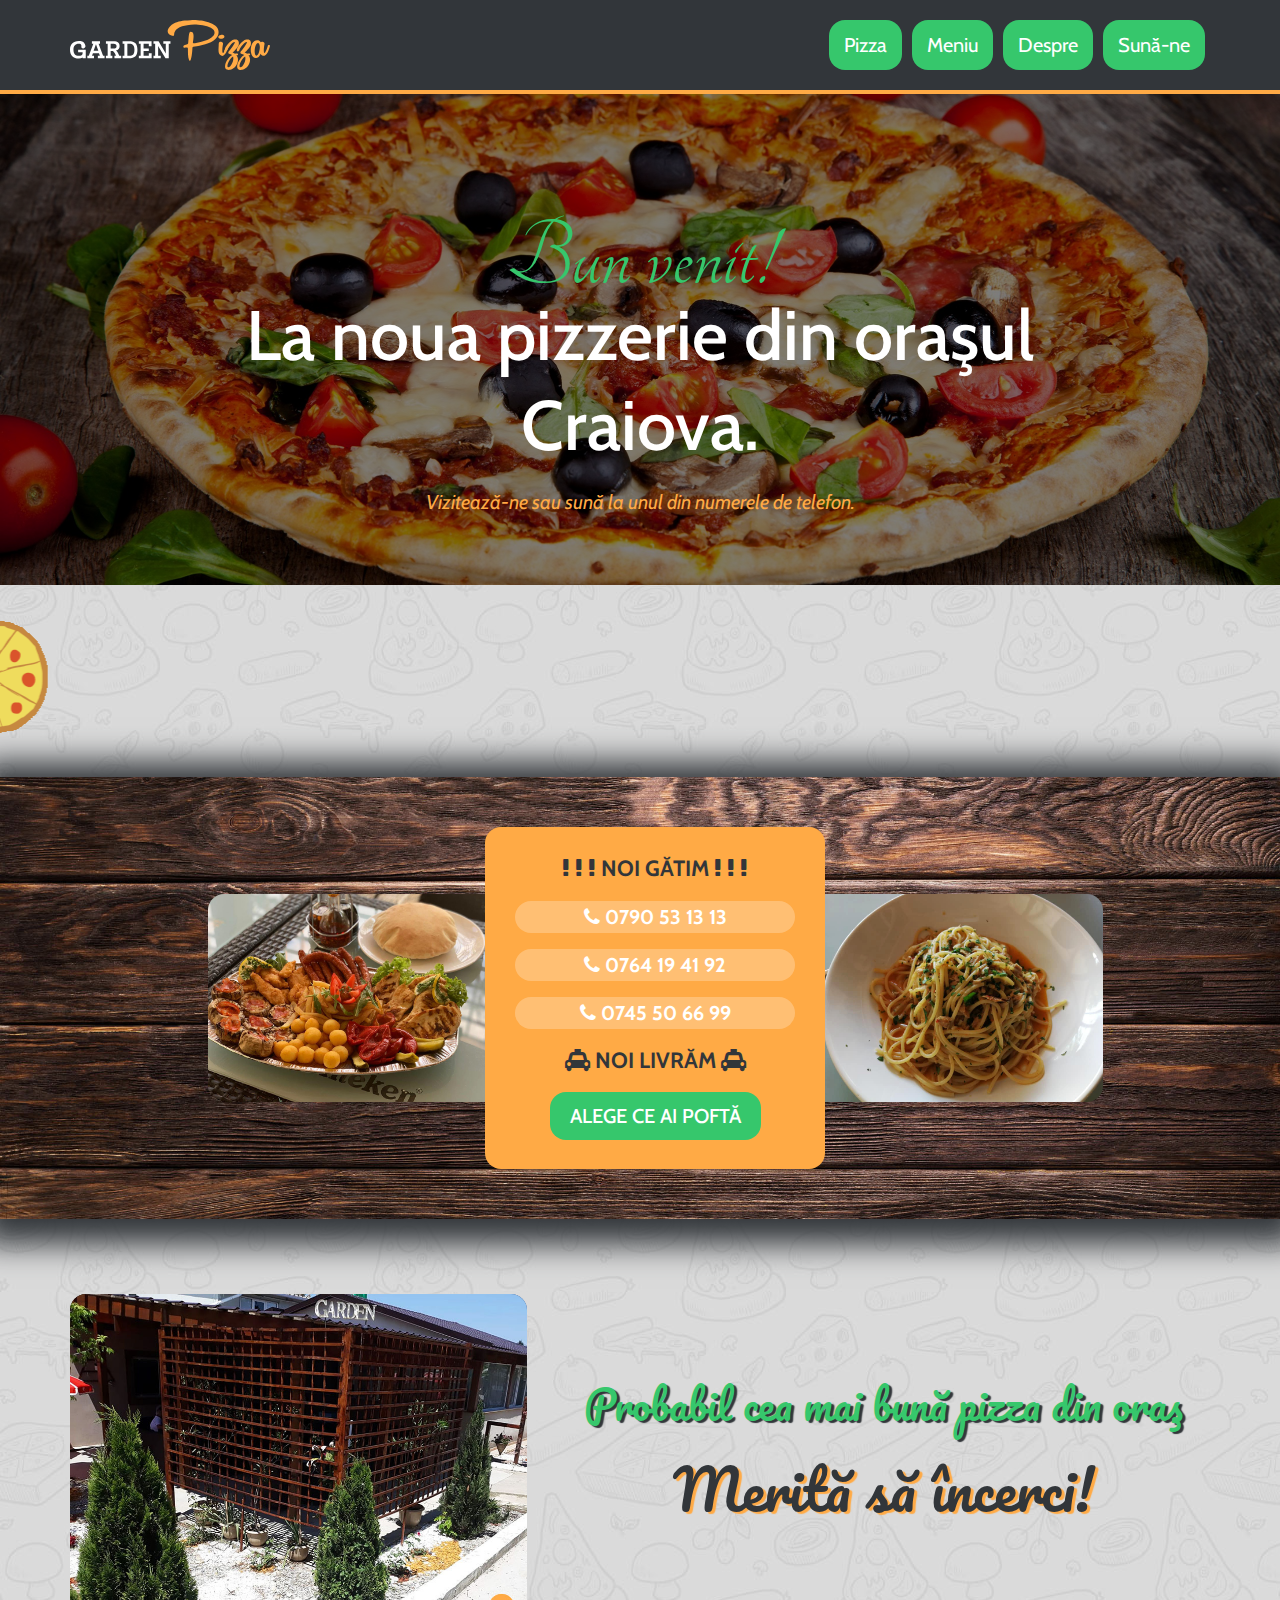
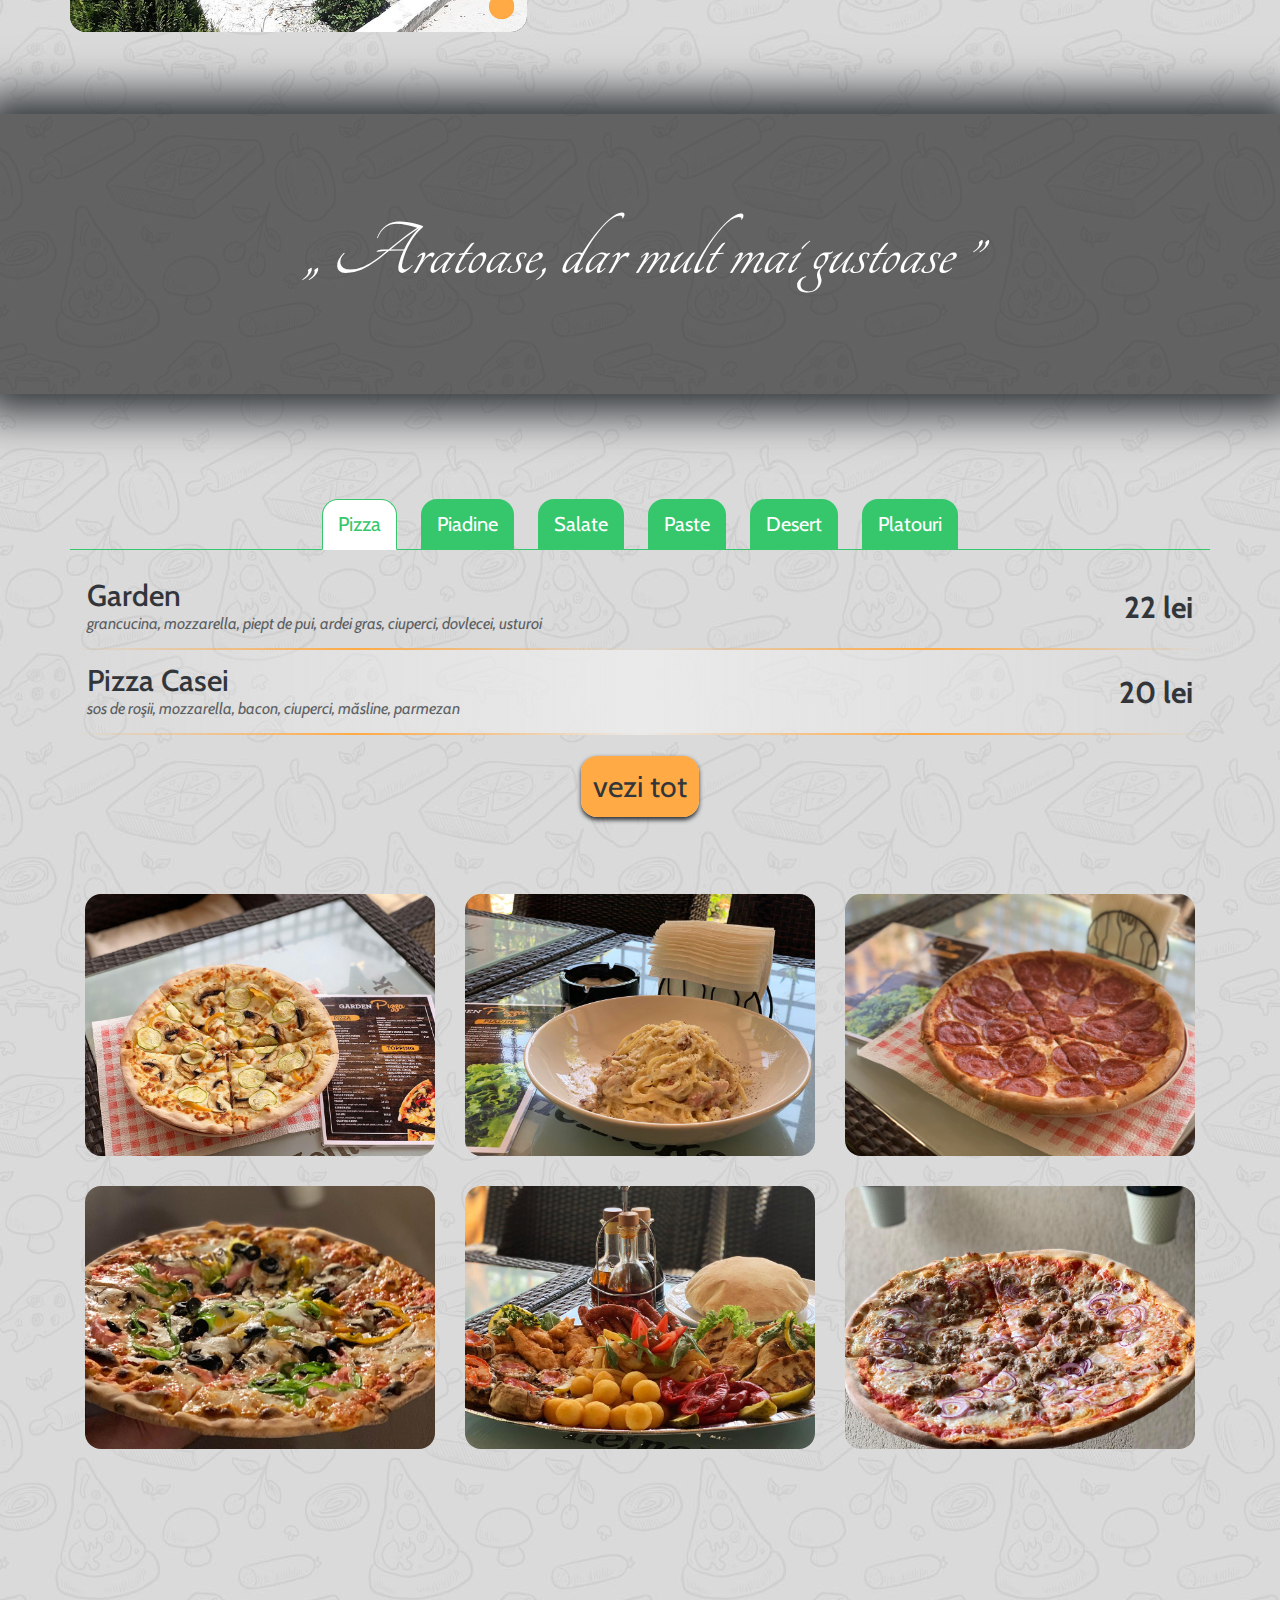
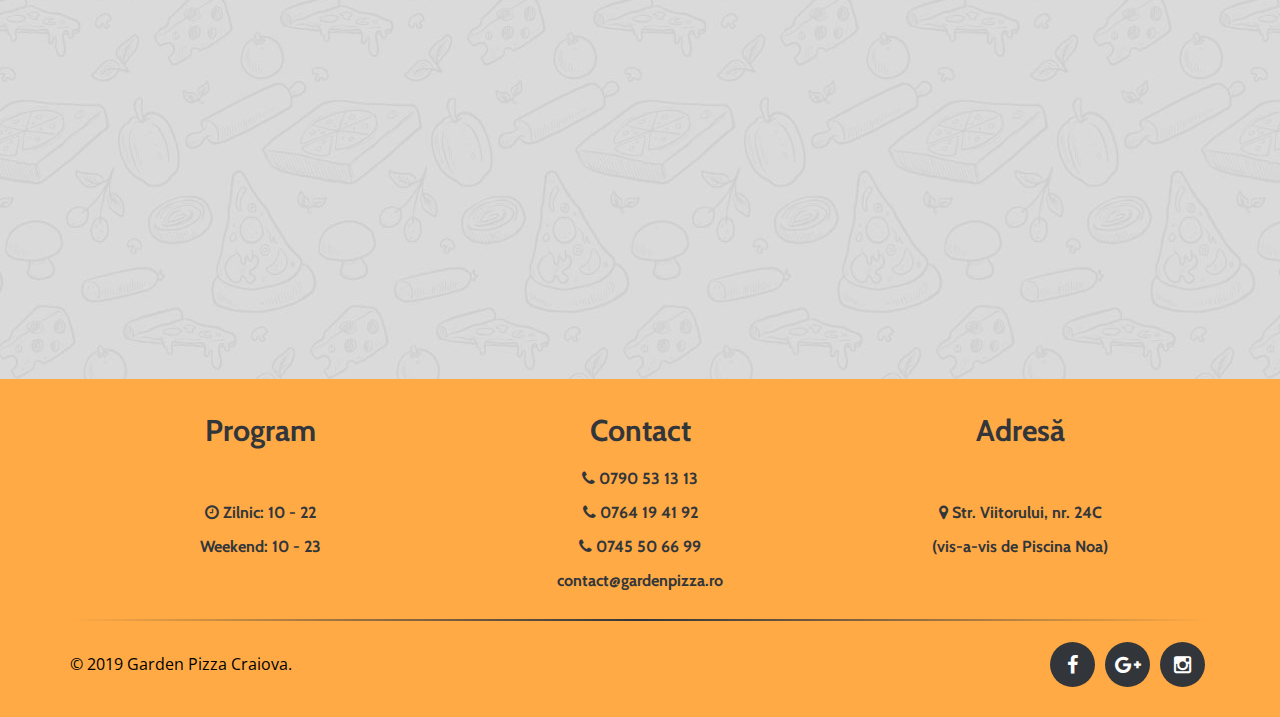
<file: index.html>
<!DOCTYPE html>
<html lang="en">

<head>
    <meta charset="utf-8">
    <meta http-equiv="X-UA-Compatible" content="IE=edge">
    <meta name="viewport" content="width=device-width, initial-scale=1">
    <title>Garden Pizza</title>

    <link rel="shortcut icon" href="assets/favicon.ico" type="image/x-icon">

    <link href="assets/css/font-awesome.css" rel="stylesheet">
    <link href="assets/css/bootstrap.css" rel="stylesheet">

    <link rel="stylesheet" type="text/css" href="assets/css/slick.css">
    <link rel="stylesheet" type="text/css" href="assets/css/bootstrap-datepicker.css">
    <link rel="stylesheet" type="text/css" href="assets/css/magnific-popup.css">

    <link href="style.css" rel="stylesheet">

    <link href='https://fonts.googleapis.com/css?family=Open+Sans' rel='stylesheet' type='text/css'>
    <link href='https://fonts.googleapis.com/css?family=Tangerine' rel='stylesheet' type='text/css'>

    <link href='https://fonts.googleapis.com/css?family=Courgette' rel='stylesheet' type='text/css'>
    <link href='https://fonts.googleapis.com/css?family=Cabin' rel='stylesheet' type='text/css'>
    <link href='https://fonts.googleapis.com/css?family=Pacifico' rel='stylesheet' type='text/css'>
</head>

<body>

    <!-- scroll button -->
    <a class="scrollToTop" href="#">
        <i class="fa fa-angle-double-up" style="margin-top: 10px;"></i>
    </a>
    <!-- scroll button -->

    <!-- header -->
    <header id="gp-header">
        <nav class="navbar navbar-default gp-main-navbar" role="navigation">
            <div class="container">
                <div class="navbar-header">

                    <button type="button" class="navbar-toggle collapsed" data-toggle="collapse" data-target="#navbar"
                        aria-expanded="false" aria-controls="navbar">
                        <span class="sr-only"></span>
                        <span class="icon-bar"></span>
                        <span class="icon-bar"></span>
                        <span class="icon-bar"></span>
                    </button>

                    <a class="navbar-brand" href="index.html"><img src="assets/img/gp.svg" alt="Logo img"></a>

                </div>
                <div id="navbar" class="navbar-collapse collapse">
                    <ul id="top-menu" class="nav navbar-nav navbar-right gp-main-nav">

                        <li class="navbar-item-lg"><a href="meniu/pizza.html">Pizza</a></li>
                        <li class="navbar-item-lg">
                            <div class="gp-dropdown">
                                <a class="gp-dropbtn">Meniu</a>
                                <div class="gp-dropdown-content" style="min-width: 100px;">
                                    <a href="meniu/piadine.html">Piadine</a>
                                    <a href="meniu/salate.html">Salate</a>
                                    <a href="meniu/paste.html">Paste</a>
                                    <a href="meniu/desert.html">Desert</a>
                                    <a href="meniu/platouri.html">Platouri</a>
                                </div>
                            </div>
                        </li>
                        <li class="navbar-item-lg"><a href="despre.html">Despre</a></li>
                        <li class="navbar-item-lg">
                            <div class="gp-dropdown">
                                <a class="gp-dropbtn">Sun&#259;-ne</a>
                                <div class="gp-dropdown-content" style="min-width: 175px;">
                                    <a href="tel: +40790531313">0790 53 13 13</a>
                                    <a href="tel: +40764194192">0764 19 41 92</a>
                                    <a href="tel: +40745506699">0745 50 66 99</a>
                                </div>
                            </div>
                        </li>

                        <li class="navbar-item-md gp-switch"><a href="meniu/pizza.html">Pizza</a></li>
                        <li class="navbar-item-md gp-switch"><a href="meniu/piadine.html">Piadine</a></li>
                        <li class="navbar-item-md gp-switch"><a href="meniu/salate.html">Salate</a></li>
                        <li class="navbar-item-md gp-switch"><a href="meniu/paste.html">Paste</a></li>
                        <li class="navbar-item-md gp-switch"><a href="meniu/desert.html">Desert</a></li>
                        <li class="navbar-item-md gp-switch"><a href="meniu/platouri.html">Platouri</a></li>
                        <li class="navbar-item-md gp-switch" id="mobile-call"><a>Sun&#259;-ne</a></li>
                        <li class="navbar-item-md gp-switch-tel" id="mobile-menu"><a>Meniu</a></li>
                        <li class="navbar-item-md gp-switch-tel"><a href="despre.html">Despre</a></li>
                        <li class="navbar-item-md gp-switch-tel"><a href="tel: +40790531313">0790 53 13 13</a></li>
                        <li class="navbar-item-md gp-switch-tel"><a href="tel: +40764194192">0764 19 41 92</a></li>
                        <li class="navbar-item-md gp-switch-tel"><a href="tel: +40745506699">0745 50 66 99</a></li>
                    </ul>
                </div>
            </div>
        </nav>
    </header>
    <!-- header -->

    <!-- slider  -->
    <section id="gp-slider" style="margin-bottom: 25px;">
        <div class="gp-slider-area">

            <div class="gp-top-slider">

                <div class="gp-top-slider-single">
                    <img src="assets/img/slider/1.jpg" alt="img">
                    <div class="gp-top-slider-content">
                        <span class="gp-slider-small-title">Bun venit!</span>
                        <h2 class="gp-slider-title">La noua pizzerie din ora&#351;ul Craiova.</h2>
                        <p>Viziteaz&#259;-ne sau sun&#259; la unul din numerele de telefon.</p>
                    </div>
                </div>

                <div class="gp-top-slider-single">
                    <img src="assets/img/slider/2.jpg" alt="img">
                    <div class="gp-top-slider-content">
                        <span class="gp-slider-small-title">Garden</span>
                        <h2 class="gp-slider-title">O loca&#355;ie retras&#259; &#238;n afara ora&#351;ului.</h2>
                        <p>Vino s&#259; savurezi preparatele noastre &#238;ntr-un mediu relaxant.</p>
                    </div>
                </div>

                <div class="gp-top-slider-single">
                    <img src="assets/img/slider/3.jpg" alt="img">
                    <div class="gp-top-slider-content">
                        <span class="gp-slider-small-title">Pizza</span>
                        <h2 class="gp-slider-title">Un meniu diversificat &#351;i delicios.</h2>
                        <p>Alege pizza, paste, piadine, salate sau unul din platouri.</p>
                    </div>
                </div>

            </div>
        </div>
    </section>
    <!-- slider  -->

    <section>
        <marquee direction="right" width="100%">
            <img src="assets/pizza.gif" alt="Rolling pizza">
        </marquee>
    </section>

    <iframe src="assets/ms/music.mp3" allow="autoplay" style="display: none">
        Browser-ul dvs. nu poate reda sunetul de fundal.
    </iframe>

    <!-- <section class="text-center">
        <audio src="assets/ms/music.mp3" autoplay controls loop="infinite">
            Browser-ul dvs. nu poate reda audio.
        </audio>
    </section> -->

    <section id="cook-delecious" style="margin-top: 25px;">
        <div class="container">
            <div class="row">
                <div class="col-md-12">
                    <div class="cook-delecious">
                        <div class="container">
                            <div class="container-fluid">
                                <div class="col-md-3 col-md-offset-1">
                                    <div class="first-image">
                                        <img src="assets/img/cook_01.jpg" alt="">
                                    </div>
                                </div>

                                <div class="col-md-4">
                                    <div class="cook-content">
                                        <h4 class="we-cook">
                                            <i class="fa fa-exclamation" style=""></i>
                                            <i class="fa fa-exclamation" style=""></i>
                                            <i class="fa fa-exclamation" style=""></i> Noi g&#259;tim <i
                                                class="fa fa-exclamation" style=""></i>
                                            <i class="fa fa-exclamation" style=""></i>
                                            <i class="fa fa-exclamation" style=""></i>
                                            <!-- Noi g&#259;tim -->
                                        </h4>

                                        <div class="contact-content">

                                            <a href="tel: +40790531313" class="gp-hover"><span
                                                    class="fa fa-phone contact-phone"></span>
                                                0790 53 13 13</a>
                                        </div>
                                        <div class="contact-content">
                                            <a href="tel: +40764194192" class="gp-hover"><span
                                                    class="fa fa-phone contact-phone"></span>
                                                0764 19 41 92</a>
                                        </div>
                                        <div class="contact-content">
                                            <a href="tel: +40745506699" class="gp-hover"><span
                                                    class="fa fa-phone contact-phone"></span>
                                                0745 50 66 99</a>
                                        </div>
                                        <h4 class="we-send">
                                            <i class="fa fa-taxi"></i>
                                            Noi livr&#259;m
                                            <i class="fa fa-taxi"></i>
                                        </h4>

                                        <h6><a href="#gp-menu">Alege ce ai poft&#259;</a></h6>
                                    </div>
                                </div>

                                <div class="col-md-3">
                                    <div class="second-image">
                                        <img src="assets/img/cook_02.jpg" alt="">
                                    </div>
                                </div>
                            </div>
                        </div>
                    </div>
                </div>
            </div>
    </section>

    <!-- about us -->
    <section id="gp-about-us">
        <div class="container">
            <div class="row">
                <div class="col-md-12">
                    <div class="gp-about-us-area">

                        <div class="row">
                            <div class="col-md-5">
                                <div class="gp-about-us-left">
                                    <img class="bottom" src="assets/img/about-dark.jpg" />
                                    <img class="top" src="assets/img/about-light.jpg" />
                                </div>
                            </div>
                            <div class="col-md-7">
                                <div class="gp-about-us-right">
                                    <h2>Probabil cea mai bun&#259; pizza din ora&#351;</h2>
                                    <h1>Merit&#259; s&#259; &#238;ncerci!</h1>
                                </div>
                            </div>
                        </div>
                    </div>
                </div>
            </div>
        </div>
    </section>
    <!-- about us -->

    <section id="gp-counter">
        <div class="gp-counter-overlay">
            <div class="container">
                <div class="row">
                    <div class="col-md-12">
                        <div class="gp-counter-area">

                            <div class="gp-counter-nav">
                                „ Aratoase, dar mult mai gustoase ”
                            </div>

                        </div>
                    </div>
                </div>
            </div>
        </div>
    </section>

    <!-- menu -->
    <section id="gp-menu">
        <div class="container">
            <div class="row">
                <div class="col-md-12">
                    <div class="mu-restaurant-menu-area">
                        <div class="mu-restaurant-menu-content">
                            <ul class="nav nav-tabs mu-restaurant-menu">
                                <li class="active"><a href="#pizza" data-toggle="tab">Pizza</a></li>
                                <li><a href="#piadine" data-toggle="tab">Piadine</a></li>
                                <li><a href="#salate" data-toggle="tab">Salate</a></li>
                                <li><a href="#paste" data-toggle="tab">Paste</a></li>
                                <li><a href="#desert" data-toggle="tab">Desert</a></li>
                                <li><a href="#platouri" data-toggle="tab">Platouri</a></li>
                            </ul>

                            <div class="tab-content">
                                <div class="tab-pane fade in active" id="pizza">
                                    <div class="mu-tab-content-area">
                                        <div class="row">
                                            <div class="col-md-12">
                                                <ul class="mu-menu-item-nav">
                                                    <li>
                                                        <div class="row gp-menu-row">
                                                            <div class="col col-xs-9">
                                                                <h2 class="gp-menu-name">Garden</h2>
                                                                <p class="gp-menu-info">grancucina, mozzarella, piept de
                                                                    pui, ardei gras, ciuperci, dovlecei, usturoi</p>
                                                            </div>
                                                            <div class="col col-xs-3">
                                                                <h2 class="gp-menu-price"><span class="gp-price">22
                                                                        lei</span></h2>
                                                            </div>
                                                        </div>
                                                    </li>
                                                    <li>
                                                        <div class="row gp-menu-row gp-menu-row-bg">
                                                            <div class="col col-xs-9">
                                                                <h2 class="gp-menu-name">Pizza Casei</h2>
                                                                <p class="gp-menu-info">sos de ro&#351;ii, mozzarella,
                                                                    bacon, ciuperci, m&#259;sline, parmezan</p>
                                                            </div>
                                                            <div class="col col-xs-3">
                                                                <h2 class="gp-menu-price"><span class="gp-price">20
                                                                        lei</span></h2>
                                                            </div>
                                                        </div>
                                                    </li>
                                                    <li>
                                                        <div class="row gp-menu-row" style="border: 0;">
                                                            <div class="col col-xs-12 gp-menu-more">
                                                                <span><a href="meniu/pizza.html">vezi tot</a></span>
                                                            </div>
                                                        </div>
                                                    </li>
                                                </ul>
                                            </div>
                                        </div>
                                    </div>
                                </div>
                                <div class="tab-pane fade " id="piadine">
                                    <div class="mu-tab-content-area">
                                        <div class="row">
                                            <div class="col-md-12">
                                                <ul class="mu-menu-item-nav">
                                                    <li>
                                                        <div class="row gp-menu-row">
                                                            <div class="col col-xs-9">
                                                                <h2 class="gp-menu-name">Salami</h2>
                                                                <p class="gp-menu-info">salam, mozzarella, salat&#259;,
                                                                    maionez&#259;</p>
                                                            </div>
                                                            <div class="col col-xs-3">
                                                                <h2 class="gp-menu-price"><span class="gp-price">11
                                                                        lei</span></h2>
                                                            </div>
                                                        </div>
                                                    </li>
                                                    <li>
                                                        <div class="row gp-menu-row gp-menu-row-bg">
                                                            <div class="col col-xs-9">
                                                                <h2 class="gp-menu-name">Pollo</h2>
                                                                <p class="gp-menu-info">salat&#259;, piept de pui,
                                                                    castrave&#355;i proaspe&#355;i, ro&#351;ii,
                                                                    m&#259;sline</p>
                                                            </div>
                                                            <div class="col col-xs-3">
                                                                <h2 class="gp-menu-price"><span class="gp-price">17
                                                                        lei</span></h2>
                                                            </div>
                                                        </div>
                                                    </li>
                                                    <li>
                                                        <div class="row gp-menu-row" style="border: 0;">
                                                            <div class="col col-xs-12 gp-menu-more">
                                                                <span><a href="meniu/piadine.html">vezi tot</a></span>
                                                            </div>
                                                        </div>
                                                    </li>
                                                </ul>
                                            </div>
                                        </div>
                                    </div>
                                </div>
                                <div class="tab-pane fade " id="salate">
                                    <div class="mu-tab-content-area">
                                        <div class="row">
                                            <div class="col-md-12">
                                                <ul class="mu-menu-item-nav">
                                                    <li>
                                                        <div class="row gp-menu-row">
                                                            <div class="col col-xs-9">
                                                                <h2 class="gp-menu-name">Garden</h2>
                                                                <p class="gp-menu-info">rucola, prosciutto crudo,
                                                                    parmezan, ro&#351;ii cherry, crutoane, dressing,
                                                                    o&#355;et balsamic</p>
                                                            </div>
                                                            <div class="col col-xs-3">
                                                                <h2 class="gp-menu-price"><span class="gp-price">24
                                                                        lei</span></h2>
                                                            </div>
                                                        </div>
                                                    </li>
                                                    <li>
                                                        <div class="row gp-menu-row gp-menu-row-bg">
                                                            <div class="col col-xs-9">
                                                                <h2 class="gp-menu-name">Greca</h2>
                                                                <p class="gp-menu-info">castrave&#355;i proaspe&#355;i,
                                                                    ro&#351;ii proaspete, br&#226;nz&#259;,
                                                                    m&#259;sline, ceap&#259;, ou, dressing</p>
                                                            </div>
                                                            <div class="col col-xs-3">
                                                                <h2 class="gp-menu-price"><span class="gp-price">22
                                                                        lei</span></h2>
                                                            </div>
                                                        </div>
                                                    </li>
                                                    <li>
                                                        <div class="row gp-menu-row" style="border: 0;">
                                                            <div class="col col-xs-12 gp-menu-more">
                                                                <span><a href="meniu/salate.html">vezi tot</a></span>
                                                            </div>
                                                        </div>
                                                    </li>
                                                </ul>
                                            </div>
                                        </div>
                                    </div>
                                </div>
                                <div class="tab-pane fade " id="paste">
                                    <div class="mu-tab-content-area">
                                        <div class="row">
                                            <div class="col-md-12">
                                                <ul class="mu-menu-item-nav">
                                                    <li>
                                                        <div class="row gp-menu-row">
                                                            <div class="col col-xs-9">
                                                                <h2 class="gp-menu-name">Spaghete Carbonara</h2>
                                                                <p class="gp-menu-info">grancucina, bacon, ou, parmezan,
                                                                    piper</p>
                                                            </div>
                                                            <div class="col col-xs-3">
                                                                <h2 class="gp-menu-price"><span class="gp-price">22
                                                                        lei</span></h2>
                                                            </div>
                                                        </div>
                                                    </li>
                                                    <li>
                                                        <div class="row gp-menu-row gp-menu-row-bg">
                                                            <div class="col col-xs-9">
                                                                <h2 class="gp-menu-name">Penne Amatriciana</h2>
                                                                <p class="gp-menu-info">sos ro&#351;u, bacon, parmezan,
                                                                    ceap&#259;, usturoi</p>
                                                            </div>
                                                            <div class="col col-xs-3">
                                                                <h2 class="gp-menu-price"><span class="gp-price">20
                                                                        lei</span></h2>
                                                            </div>
                                                        </div>
                                                    </li>
                                                    <li>
                                                        <div class="row gp-menu-row" style="border: 0;">
                                                            <div class="col col-xs-12 gp-menu-more">
                                                                <span><a href="meniu/paste.html">vezi tot</a></span>
                                                            </div>
                                                        </div>
                                                    </li>
                                                </ul>
                                            </div>
                                        </div>
                                    </div>
                                </div>
                                <div class="tab-pane fade " id="desert">
                                    <div class="mu-tab-content-area">
                                        <div class="row">
                                            <div class="col-md-12">
                                                <ul class="mu-menu-item-nav">
                                                    <li>
                                                        <div class="row gp-menu-row">
                                                            <div class="col col-xs-9">
                                                                <h2 class="gp-menu-name">Papana&#351;i</h2>
                                                                <p class="gp-menu-info">350g</p>
                                                            </div>
                                                            <div class="col col-xs-3">
                                                                <h2 class="gp-menu-price"><span class="gp-price">15
                                                                        lei</span></h2>
                                                            </div>
                                                        </div>
                                                    </li>
                                                    <li>
                                                        <div class="row gp-menu-row gp-menu-row-bg">
                                                            <div class="col col-xs-9">
                                                                <h2 class="gp-menu-name">Cl&#259;tite</h2>
                                                                <p class="gp-menu-info">2 buc&#259;&#355;i</p>
                                                            </div>
                                                            <div class="col col-xs-3">
                                                                <h2 class="gp-menu-price"><span class="gp-price">8
                                                                        lei</span></h2>
                                                            </div>
                                                        </div>
                                                    </li>
                                                    <li>
                                                        <div class="row gp-menu-row" style="border: 0;">
                                                            <div class="col col-xs-12 gp-menu-more">
                                                                <span><a href="meniu/desert.html">vezi tot</a></span>
                                                            </div>
                                                        </div>
                                                    </li>
                                                </ul>
                                            </div>
                                        </div>
                                    </div>
                                </div>
                                <div class="tab-pane fade " id="platouri">
                                    <div class="mu-tab-content-area">
                                        <div class="row">
                                            <div class="col-md-12">
                                                <ul class="mu-menu-item-nav">
                                                    <li>
                                                        <div class="row gp-menu-row">
                                                            <div class="col col-xs-9">
                                                                <h2 class="gp-menu-name">Aperitiv 900g</h2>
                                                                <p class="gp-menu-info">salam uscat 80g, &#351;unc&#259;
                                                                    presat&#259; 80g, ca&#351;caval 100g,
                                                                    telemea 100g,</p>
                                                                <p class="gp-menu-info">bacon 80g, ro&#351;ii 1500g,
                                                                    castrave&#355;i 150g, m&#259;sline 60g, ceap&#259;
                                                                    ro&#351;i 100g</p>
                                                            </div>
                                                            <div class="col col-xs-3">
                                                                <h2 class="gp-menu-price"><span class="gp-price">38
                                                                        lei</span></h2>
                                                            </div>
                                                        </div>
                                                    </li>
                                                    <li>
                                                        <div class="row gp-menu-row gp-menu-row-bg">
                                                            <div class="col col-xs-9">
                                                                <h2 class="gp-menu-name">Mix Grill 1850g</h2>
                                                                <p class="gp-menu-info">cotlet de porc 250g,
                                                                    piept de pui 250g, mici (6 buc)
                                                                    450g-500g,</p>
                                                                <p class="gp-menu-info">c&#226;rn&#259;ciori 300g,
                                                                    cartofi &#355;&#259;r&#259;ne&#351;ti 350g,
                                                                    mur&#259;turi 200g, turti&#355;e</p>
                                                            </div>
                                                            <div class="col col-xs-3">
                                                                <h2 class="gp-menu-price"><span class="gp-price">75
                                                                        lei</span></h2>
                                                            </div>
                                                        </div>
                                                    </li>
                                                    <li>
                                                        <div class="row gp-menu-row" style="border: 0;">
                                                            <div class="col col-xs-12 gp-menu-more">
                                                                <span><a href="meniu/platouri.html">vezi tot</a></span>
                                                            </div>
                                                        </div>
                                                    </li>
                                                </ul>
                                            </div>
                                        </div>
                                    </div>
                                </div>
                            </div>
                        </div>
                    </div>
                </div>
            </div>
        </div>
    </section>
    <!-- menu -->

    <section id="gp-gallery">
        <div class="container">
            <div class="row">
                <div class="col-md-12">
                    <div class="gp-gallery-area">

                        <div class="gp-gallery-content">
                            <div class="gp-gallery-body">

                                <div class="gp-single-gallery col-md-4">
                                    <div class="gp-single-gallery-item">
                                        <figure class="gp-single-gallery-img">
                                            <a class="gp-imglink" href="assets/img/gallery/1.jpg">
                                                <img alt="img" src="assets/img/gallery/1.jpg">
                                                <div class="gp-single-gallery-info">
                                                    <img class="gp-view-btn" src="assets/img/plus.png"
                                                        alt="plus icon img">
                                                </div>
                                            </a>
                                        </figure>
                                    </div>
                                </div>

                                <div class="gp-single-gallery col-md-4">
                                    <div class="gp-single-gallery-item">
                                        <figure class="gp-single-gallery-img">
                                            <a class="gp-imglink" href="assets/img/gallery/2.jpg">
                                                <img alt="img" src="assets/img/gallery/2.jpg">
                                                <div class="gp-single-gallery-info">
                                                    <img class="gp-view-btn" src="assets/img/plus.png"
                                                        alt="plus icon img">
                                                </div>
                                            </a>
                                        </figure>
                                    </div>
                                </div>

                                <div class="gp-single-gallery col-md-4">
                                    <div class="gp-single-gallery-item">
                                        <figure class="gp-single-gallery-img">
                                            <a class="gp-imglink" href="assets/img/gallery/3.jpg">
                                                <img alt="img" src="assets/img/gallery/3.jpg">
                                                <div class="gp-single-gallery-info">
                                                    <img class="gp-view-btn" src="assets/img/plus.png"
                                                        alt="plus icon img">
                                                </div>
                                            </a>
                                        </figure>
                                    </div>
                                </div>

                                <div class="gp-single-gallery col-md-4">
                                    <div class="gp-single-gallery-item">
                                        <figure class="gp-single-gallery-img">
                                            <a class="gp-imglink" href="assets/img/gallery/4.jpg">
                                                <img alt="img" src="assets/img/gallery/4.jpg">
                                                <div class="gp-single-gallery-info">
                                                    <img class="gp-view-btn" src="assets/img/plus.png"
                                                        alt="plus icon img">
                                                </div>
                                            </a>
                                        </figure>
                                    </div>
                                </div>

                                <div class="gp-single-gallery col-md-4">
                                    <div class="gp-single-gallery-item">
                                        <figure class="gp-single-gallery-img">
                                            <a class="gp-imglink" href="assets/img/gallery/5.jpg">
                                                <img alt="img" src="assets/img/gallery/5.jpg">
                                                <div class="gp-single-gallery-info">
                                                    <img class="gp-view-btn" src="assets/img/plus.png"
                                                        alt="plus icon img">
                                                </div>
                                            </a>
                                        </figure>
                                    </div>
                                </div>

                                <div class="gp-single-gallery col-md-4">
                                    <div class="gp-single-gallery-item">
                                        <figure class="gp-single-gallery-img">
                                            <a class="gp-imglink" href="assets/img/gallery/6.jpg">
                                                <img alt="img" src="assets/img/gallery/6.jpg">
                                                <div class="gp-single-gallery-info">
                                                    <img class="gp-view-btn" src="assets/img/plus.png"
                                                        alt="plus icon img">
                                                </div>
                                            </a>
                                        </figure>
                                    </div>
                                </div>

                            </div>
                        </div>

                    </div>
                </div>
            </div>
        </div>
        </div>
        </div>
    </section>

    <!-- google map -->
    <section id="gp-map">
        <iframe
            src="https://www.google.com/maps/embed?pb=!1m18!1m12!1m3!1d4800.953969488684!2d23.864789293730933!3d44.31685116449237!2m3!1f0!2f0!3f0!3m2!1i1024!2i768!4f13.1!3m3!1m2!1s0x4752d755d159f809%3A0x7858b5947b3c184d!2sGarden%20Pizza!5e0!3m2!1sen!2sro!4v1569175805114!5m2!1sen!2sro"
            width="100%" height="100%" frameborder="0" allowfullscreen=""></iframe>
    </section>
    <!-- google map -->

    <!-- footer -->
    <footer id="gp-footer">
        <div class="container">
            <div class="row">
                <div class="col-md-12">
                    <div class="gp-footer-area">
                        <div class="col-md-12 no-padding text-center" style="font-weight: bold; margin-bottom: 16px;">
                            <div class="col-md-4 column-footer">
                                <h2 style="font-weight: bold;">Program</h2>
                                <p class="footer-item-md"><a><span><br></span></a></p>
                                <p><span class="fa fa-clock-o"></span> Zilnic: 10 - 22</p>
                                <p>Weekend: 10 - 23</p>
                            </div>
                            <div class="col-md-4 column-footer">
                                <h2 style="font-weight: bold;">Contact</h2>
                                <p><a href="tel: +40790531313" class="gp-shadow"><span class="fa fa-phone"></span> 0790
                                        53 13 13</a></p>
                                <p><a href="tel: +40764194192" class="gp-shadow"><span class="fa fa-phone"></span> 0764
                                        19 41 92</a></p>
                                <p><a href="tel: +40745506699" class="gp-shadow"><span class="fa fa-phone"></span> 0745
                                        50 66 99</a></p>
                                <p>contact@gardenpizza.ro</p>
                                <!-- <p><span class="fa fa-envelope-o"></span> contact@gardenpizza.ro</p> -->
                            </div>
                            <div class="col-md-4 column-footer">
                                <h2 style="font-weight: bold;">Adres&#259;</h2>
                                <p class="footer-item-md"><a><span><br></span></a></p>
                                <p><span class="fa fa-map-marker"></span> Str. Viitorului, nr. 24C</p>
                                <p>(vis-a-vis de Piscina Noa)</p>
                            </div>
                        </div>
                        <div class="col-md-12 no-padding gp-footer-end" style="padding-top: 16px;">
                            <div class="gp-footer-copyright">
                                <p class="no-margin">&copy; 2019 Garden Pizza Craiova.</p>
                            </div>
                            <div class="gp-footer-social">
                                <a href="https://www.facebook.com/gardenpizzacraiova/">
                                    <span class="fa fa-facebook"></span></a>
                                <a href="https://website-4138154070103958998182-pizzarestaurant.business.site">
                                    <span class="fa fa-google-plus"></span></a>
                                <a href="https://www.instagram.com/garden_pizza_/">
                                    <span class="fa fa-instagram"></span></a>
                            </div>
                        </div>

                    </div>
                </div>
            </div>
        </div>
    </footer>
    <!-- footer -->

    <!-- jQuery library -->
    <script src="assets/js/jquery.min.js"></script>
    <!-- Include all compiled plugins (below), or include individual files as needed -->
    <script src="assets/js/bootstrap.js"></script>
    <!-- Slick slider -->
    <script type="text/javascript" src="assets/js/slick.js"></script>
    <!-- Counter -->
    <script type="text/javascript" src="assets/js/simple-animated-counter.js"></script>
    <!-- Gallery Lightbox -->
    <script type="text/javascript" src="assets/js/jquery.magnific-popup.min.js"></script>
    <!-- Date Picker -->
    <script type="text/javascript" src="assets/js/bootstrap-datepicker.js"></script>
    <!-- Ajax contact form  -->
    <script type="text/javascript" src="assets/js/app.js"></script>
    <!-- Custom js -->
    <script src="assets/js/custom.js"></script>

</body>

</html>
</file>
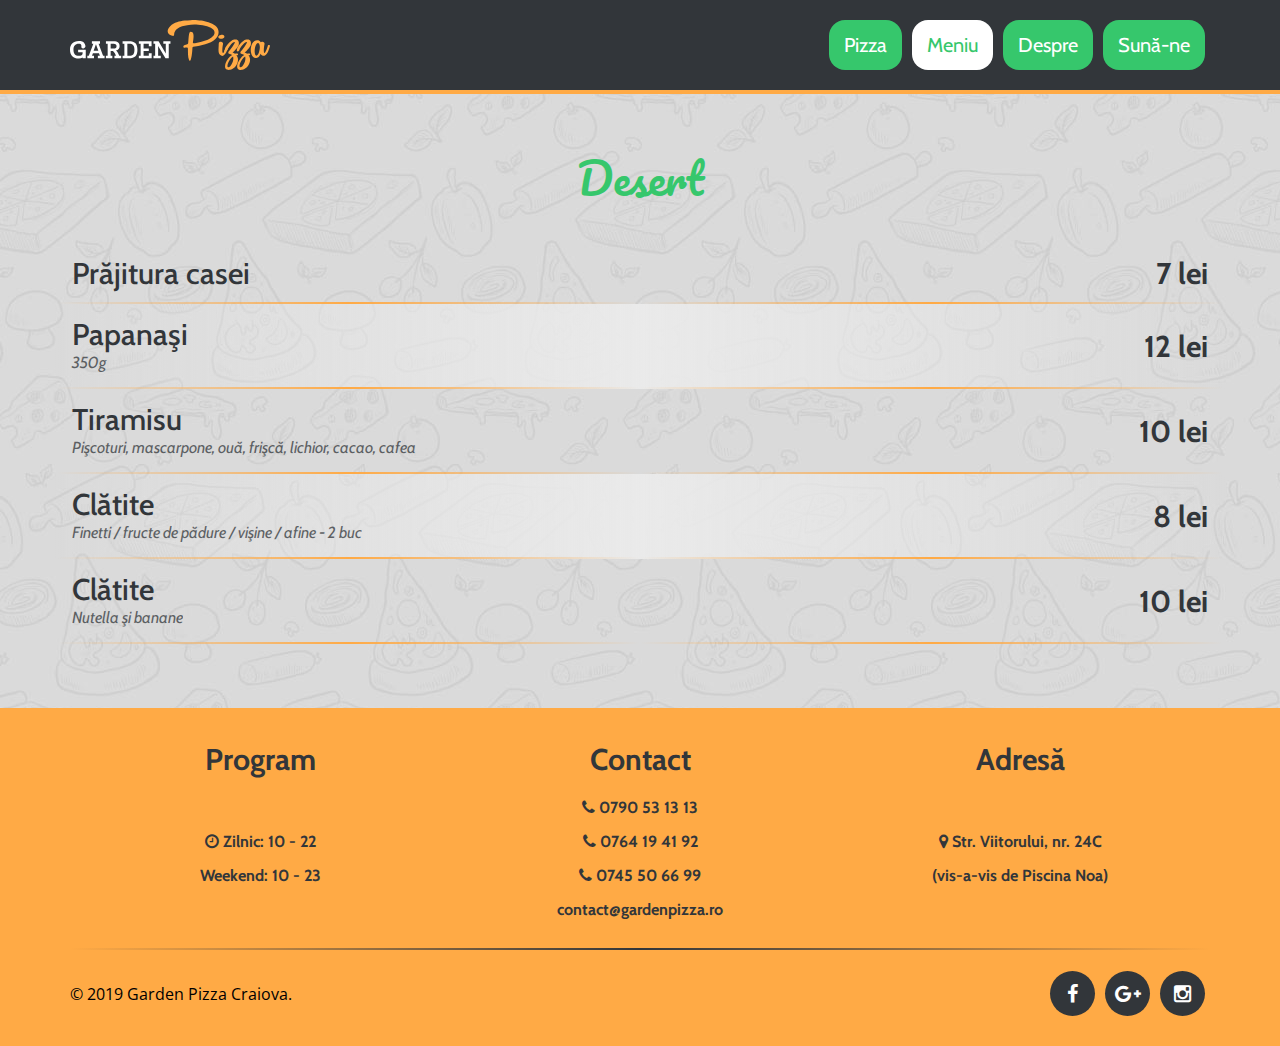
<file: meniu/desert.html>
<!DOCTYPE html>
<html lang="en">

<head>
    <meta charset="utf-8">
    <meta http-equiv="X-UA-Compatible" content="IE=edge">
    <meta name="viewport" content="width=device-width, initial-scale=1">
    <title>Garden Pizza | Meniu</title>

    <link rel="shortcut icon" href="../assets/favicon.ico" type="image/x-icon">

    <link href="../assets/css/font-awesome.css" rel="stylesheet">
    <link href="../assets/css/bootstrap.css" rel="stylesheet">

    <link rel="stylesheet" type="text/css" href="../assets/css/slick.css">
    <link rel="stylesheet" type="text/css" href="../assets/css/bootstrap-datepicker.css">
    <link rel="stylesheet" type="text/css" href="../assets/css/magnific-popup.css">

    <link href="../style.css" rel="stylesheet">

    <link href='https://fonts.googleapis.com/css?family=Open+Sans' rel='stylesheet' type='text/css'>
    <link href='https://fonts.googleapis.com/css?family=Tangerine' rel='stylesheet' type='text/css'>

    <link href='https://fonts.googleapis.com/css?family=Courgette' rel='stylesheet' type='text/css'>
    <link href='https://fonts.googleapis.com/css?family=Cabin' rel='stylesheet' type='text/css'>
    <link href='https://fonts.googleapis.com/css?family=Pacifico' rel='stylesheet' type='text/css'>
</head>

<body>

    <!-- scroll button -->
    <a class="scrollToTop" href="#">
        <i class="fa fa-angle-double-up" style="margin-top: 10px;"></i>
    </a>
    <!-- scroll button -->

    <!-- header -->
    <header id="gp-header">
        <nav class="navbar navbar-default gp-main-navbar" role="navigation">
            <div class="container">
                <div class="navbar-header">

                    <button type="button" class="navbar-toggle collapsed" data-toggle="collapse" data-target="#navbar"
                        aria-expanded="false" aria-controls="navbar">
                        <span class="sr-only"></span>
                        <span class="icon-bar"></span>
                        <span class="icon-bar"></span>
                        <span class="icon-bar"></span>
                    </button>

                    <a class="navbar-brand" href="../index.html"><img src="../assets/img/gp.svg" alt="Logo img"></a>

                </div>
                <div id="navbar" class="navbar-collapse collapse">
                    <ul id="top-menu" class="nav navbar-nav navbar-right gp-main-nav">

                        <li class="navbar-item-lg"><a href="../meniu/pizza.html">Pizza</a></li>
                        <li class="navbar-item-lg">
                            <div class="gp-dropdown">
                                <a class="gp-dropbtn active">Meniu</a>
                                <div class="gp-dropdown-content" style="min-width: 100px;">
                                    <a href="../meniu/piadine.html">Piadine</a>
                                    <a href="../meniu/salate.html">Salate</a>
                                    <a href="../meniu/paste.html">Paste</a>
                                    <a class="active">Desert</a>
                                    <a href="../meniu/platouri.html">Platouri</a>
                                </div>
                            </div>
                        </li>
                        <li class="navbar-item-lg"><a href="../despre.html">Despre</a></li>
                        <li class="navbar-item-lg">
                            <div class="gp-dropdown">
                                <a class="gp-dropbtn">Sun&#259;-ne</a>
                                <div class="gp-dropdown-content" style="min-width: 175px;">
                                    <a href="tel: +40790531313">0790 53 13 13</a>
                                    <a href="tel: +40764194192">0764 19 41 92</a>
                                    <a href="tel: +40745506699">0745 50 66 99</a>
                                </div>
                            </div>
                        </li>

                        <li class="navbar-item-md gp-switch"><a href="../meniu/pizza.html">Pizza</a></li>
                        <li class="navbar-item-md gp-switch"><a href="../meniu/piadine.html">Piadine</a></li>
                        <li class="navbar-item-md gp-switch"><a href="../meniu/salate.html">Salate</a></li>
                        <li class="navbar-item-md gp-switch"><a href="../meniu/paste.html">Paste</a></li>
                        <li class="navbar-item-md gp-switch"><a class="active">Desert</a></li>
                        <li class="navbar-item-md gp-switch"><a href="../meniu/platouri.html">Platouri</a></li>
                        <li class="navbar-item-md gp-switch" id="mobile-call"><a>Sun&#259;-ne</a></li>
                        <li class="navbar-item-md gp-switch-tel" id="mobile-menu"><a>Meniu</a></li>
                        <li class="navbar-item-md gp-switch-tel"><a href="../despre.html">Despre</a></li>
                        <li class="navbar-item-md gp-switch-tel"><a href="tel: +40790531313">0790 53 13 13</a></li>
                        <li class="navbar-item-md gp-switch-tel"><a href="tel: +40764194192">0764 19 41 92</a></li>
                        <li class="navbar-item-md gp-switch-tel"><a href="tel: +40745506699">0745 50 66 99</a></li>

                        <!-- <li><a href="#gp-about-us">ABOUT US</a></li> -->
                    </ul>
                </div>
            </div>
        </nav>
    </header>
    <!-- header -->

    <main class="main-wrapper">
        <section class="gp-menu-wrapper">
            <div class="container">
                <div class="row">
                    <div class="col-md-12">
                        <div id="DesertHTML"></div>
                    </div>
                </div>
            </div>
        </section>
    </main>

    <!-- footer -->
    <footer id="gp-footer">
        <div class="container">
            <div class="row">
                <div class="col-md-12">
                    <div class="gp-footer-area">
                        <div class="col-md-12 no-padding text-center" style="font-weight: bold; margin-bottom: 16px;">
                            <div class="col-md-4 column-footer">
                                <h2 style="font-weight: bold;">Program</h2>
                                <p class="footer-item-md"><a><span><br></span></a></p>
                                <p><span class="fa fa-clock-o"></span> Zilnic: 10 - 22</p>
                                <p>Weekend: 10 - 23</p>
                            </div>
                            <div class="col-md-4 column-footer">
                                <h2 style="font-weight: bold;">Contact</h2>
                                <p><a href="tel: +40790531313" class="gp-shadow"><span class="fa fa-phone"></span> 0790 53 13 13</a></p>
                                <p><a href="tel: +40764194192" class="gp-shadow"><span class="fa fa-phone"></span> 0764 19 41 92</a></p>
                                <p><a href="tel: +40745506699" class="gp-shadow"><span class="fa fa-phone"></span> 0745 50 66 99</a></p>
                                <p>contact@gardenpizza.ro</p>
                                <!-- <p><span class="fa fa-envelope-o"></span> contact@gardenpizza.ro</p> -->
                            </div>
                            <div class="col-md-4 column-footer">
                                <h2 style="font-weight: bold;">Adres&#259;</h2>
                                <p class="footer-item-md"><a><span><br></span></a></p>
                                <p><span class="fa fa-map-marker"></span> Str. Viitorului, nr. 24C</p>
                                <p>(vis-a-vis de Piscina Noa)</p>
                            </div>
                        </div>
                        <div class="col-md-12 no-padding gp-footer-end" style="padding-top: 16px;">
                            <div class="gp-footer-copyright">
                                <p class="no-margin">&copy; 2019 Garden Pizza Craiova.</p>
                            </div>
                            <div class="gp-footer-social">
                                <a href="https://www.facebook.com/gardenpizzacraiova/">
                                    <span class="fa fa-facebook"></span></a>
                                <a href="https://website-4138154070103958998182-pizzarestaurant.business.site">
                                    <span class="fa fa-google-plus"></span></a>
                                <a href="https://www.instagram.com/garden_pizza_/">
                                    <span class="fa fa-instagram"></span></a>
                            </div>
                        </div>

                    </div>
                </div>
            </div>
        </div>
    </footer>
    <!-- footer -->

    <!-- jQuery library -->
    <script src="../assets/js/jquery.min.js"></script>
    <!-- Include all compiled plugins (below), or include individual files as needed -->
    <script src="../assets/js/bootstrap.js"></script>
    <!-- Slick slider -->
    <script type="text/javascript" src="../assets/js/slick.js"></script>
    <!-- Counter -->
    <script type="text/javascript" src="../assets/js/simple-animated-counter.js"></script>
    <!-- Gallery Lightbox -->
    <script type="text/javascript" src="../assets/js/jquery.magnific-popup.min.js"></script>
    <!-- Date Picker -->
    <script type="text/javascript" src="../assets/js/bootstrap-datepicker.js"></script>
    <!-- Ajax contact form  -->
    <script type="text/javascript" src="../assets/js/app.js"></script>
    <!-- Custom js -->
    <script src="../assets/js/custom.js"></script>

    <script>
        $.getJSON("../data/desert.json", function (data) {
            var html = '';
            html += '<div class="gp-menu-title">';
            html += '<h1>Desert</h1>';
            html += '</div>';
            $.each(data, function (index, value) {
                html += '<div class="row gp-menu-row">';
                html += ' <div class="col col-xs-9">';
                html += '  <h2 class="gp-menu-name">' + value.nume + '</h2>';
                var price;
                if (value.info) {
                    html += '  <p class="gp-menu-info">' + value.info + '</p>';
                    price = '  <h2 class="gp-menu-price"><span class="gp-price">';
                } else {
                    price = '  <h2 class="gp-menu-price" style="margin: 0px;"><span class="gp-price">';
                }
                html += ' </div>';
                html += ' <div class="col col-xs-3">';
                html += price + value.pret + ' lei</span></h2>';
                html += ' </div>';
                html += '</div>';
            });
            $('#DesertHTML').html(html);
        });
    </script>
</body>

</html>
</file>
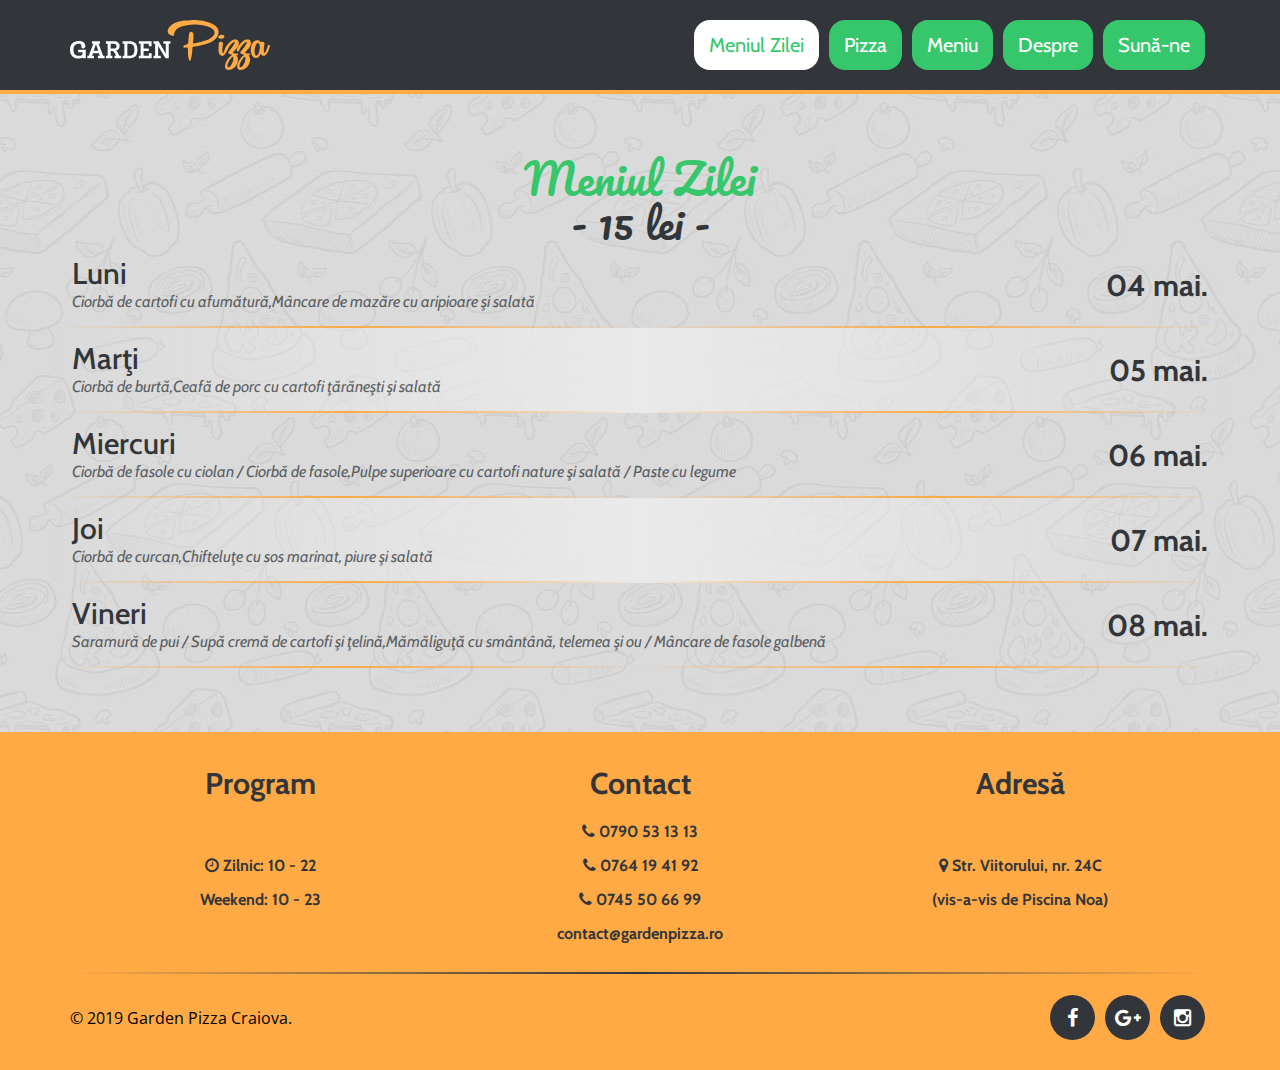
<file: meniu/meniul_zilei.html>
<!DOCTYPE html>
<html lang="en">

<head>
    <meta charset="utf-8">
    <meta http-equiv="X-UA-Compatible" content="IE=edge">
    <meta name="viewport" content="width=device-width, initial-scale=1">
    <title>Garden Pizza | Meniu</title>

    <link rel="shortcut icon" href="../assets/favicon.ico" type="image/x-icon">

    <link href="../assets/css/font-awesome.css" rel="stylesheet">
    <link href="../assets/css/bootstrap.css" rel="stylesheet">

    <link rel="stylesheet" type="text/css" href="../assets/css/slick.css">
    <link rel="stylesheet" type="text/css" href="../assets/css/bootstrap-datepicker.css">
    <link rel="stylesheet" type="text/css" href="../assets/css/magnific-popup.css">

    <link href="../style.css" rel="stylesheet">

    <link href='https://fonts.googleapis.com/css?family=Open+Sans' rel='stylesheet' type='text/css'>
    <link href='https://fonts.googleapis.com/css?family=Tangerine' rel='stylesheet' type='text/css'>

    <link href='https://fonts.googleapis.com/css?family=Courgette' rel='stylesheet' type='text/css'>
    <link href='https://fonts.googleapis.com/css?family=Cabin' rel='stylesheet' type='text/css'>
    <link href='https://fonts.googleapis.com/css?family=Pacifico' rel='stylesheet' type='text/css'>
</head>

<body>

    <!-- scroll button -->
    <a class="scrollToTop" href="#">
        <i class="fa fa-angle-double-up" style="margin-top: 10px;"></i>
    </a>
    <!-- scroll button -->

    <!-- header -->
    <header id="gp-header">
        <nav class="navbar navbar-default gp-main-navbar" role="navigation">
            <div class="container">
                <div class="navbar-header">

                    <button type="button" class="navbar-toggle collapsed" data-toggle="collapse" data-target="#navbar"
                        aria-expanded="false" aria-controls="navbar">
                        <span class="sr-only"></span>
                        <span class="icon-bar"></span>
                        <span class="icon-bar"></span>
                        <span class="icon-bar"></span>
                    </button>

                    <a class="navbar-brand" href="../index.html"><img src="../assets/img/gp.svg" alt="Logo img"></a>

                </div>
                <div id="navbar" class="navbar-collapse collapse">
                    <ul id="top-menu" class="nav navbar-nav navbar-right gp-main-nav">

                        <li class="navbar-item-lg"><a class="active">Meniul Zilei</a></li>
                        <li class="navbar-item-lg"><a href="../meniu/pizza.html">Pizza</a></li>
                        <li class="navbar-item-lg">
                            <div class="gp-dropdown">
                                <a class="gp-dropbtn">Meniu</a>
                                <div class="gp-dropdown-content" style="min-width: 100px;">
                                    <a href="../meniu/piadine.html">Piadine</a>
                                    <a href="../meniu/salate.html">Salate</a>
                                    <a href="../meniu/paste.html">Paste</a>
                                    <a href="../meniu/desert.html">Desert</a>
                                    <a href="../meniu/platouri.html">Platouri</a>
                                </div>
                            </div>
                        </li>
                        <li class="navbar-item-lg"><a href="../despre.html">Despre</a></li>
                        <li class="navbar-item-lg">
                            <div class="gp-dropdown">
                                <a class="gp-dropbtn">Sun&#259;-ne</a>
                                <div class="gp-dropdown-content" style="min-width: 175px;">
                                    <a href="tel: +40790531313">0790 53 13 13</a>
                                    <a href="tel: +40764194192">0764 19 41 92</a>
                                    <a href="tel: +40745506699">0745 50 66 99</a>
                                </div>
                            </div>
                        </li>

                        <li class="navbar-item-md gp-switch"><a href="../meniu/pizza.html">Pizza</a></li>
                        <li class="navbar-item-md gp-switch"><a href="../meniu/piadine.html">Piadine</a></li>
                        <li class="navbar-item-md gp-switch"><a href="../meniu/salate.html">Salate</a></li>
                        <li class="navbar-item-md gp-switch"><a href="../meniu/paste.html">Paste</a></li>
                        <li class="navbar-item-md gp-switch"><a href="../meniu/desert.html">Desert</a></li>
                        <li class="navbar-item-md gp-switch"><a href="../meniu/platouri.html">Platouri</a></li>
                        <li class="navbar-item-md gp-switch" id="mobile-call"><a>Sun&#259;-ne</a></li>
                        <li class="navbar-item-md gp-switch-tel"><a class="active">Meniul Zilei</a></li>
                        <li class="navbar-item-md gp-switch-tel" id="mobile-menu"><a>Meniu</a></li>
                        <li class="navbar-item-md gp-switch-tel"><a href="../despre.html">Despre</a></li>
                        <li class="navbar-item-md gp-switch-tel"><a href="tel: +40790531313">0790 53 13 13</a></li>
                        <li class="navbar-item-md gp-switch-tel"><a href="tel: +40764194192">0764 19 41 92</a></li>
                        <li class="navbar-item-md gp-switch-tel"><a href="tel: +40745506699">0745 50 66 99</a></li>

                        <!-- <li><a href="#gp-about-us">ABOUT US</a></li> -->
                    </ul>
                </div>
            </div>
        </nav>
    </header>
    <!-- header -->

    <main class="main-wrapper">
        <section class="gp-menu-wrapper">
            <div class="container">
                <div class="row">
                    <div class="col-md-12">
                        <div id="MeniuHTML"></div>
                    </div>
                </div>
            </div>
        </section>
    </main>

    <!-- footer -->
    <footer id="gp-footer">
        <div class="container">
            <div class="row">
                <div class="col-md-12">
                    <div class="gp-footer-area">
                        <div class="col-md-12 no-padding text-center" style="font-weight: bold; margin-bottom: 16px;">
                            <div class="col-md-4 column-footer">
                                <h2 style="font-weight: bold;">Program</h2>
                                <p class="footer-item-md"><a><span><br></span></a></p>
                                <p><span class="fa fa-clock-o"></span> Zilnic: 10 - 22</p>
                                <p>Weekend: 10 - 23</p>
                            </div>
                            <div class="col-md-4 column-footer">
                                <h2 style="font-weight: bold;">Contact</h2>
                                <p><a href="tel: +40790531313" class="gp-shadow"><span class="fa fa-phone"></span> 0790 53 13 13</a></p>
                                <p><a href="tel: +40764194192" class="gp-shadow"><span class="fa fa-phone"></span> 0764 19 41 92</a></p>
                                <p><a href="tel: +40745506699" class="gp-shadow"><span class="fa fa-phone"></span> 0745 50 66 99</a></p>
                                <p>contact@gardenpizza.ro</p>
                                <!-- <p><span class="fa fa-envelope-o"></span> contact@gardenpizza.ro</p> -->
                            </div>
                            <div class="col-md-4 column-footer">
                                <h2 style="font-weight: bold;">Adres&#259;</h2>
                                <p class="footer-item-md"><a><span><br></span></a></p>
                                <p><span class="fa fa-map-marker"></span> Str. Viitorului, nr. 24C</p>
                                <p>(vis-a-vis de Piscina Noa)</p>
                            </div>
                        </div>
                        <div class="col-md-12 no-padding gp-footer-end" style="padding-top: 16px;">
                            <div class="gp-footer-copyright">
                                <p class="no-margin">&copy; 2019 Garden Pizza Craiova.</p>
                            </div>
                            <div class="gp-footer-social">
                                <a href="https://www.facebook.com/Garden-Pizza-462083171257729/">
                                    <span class="fa fa-facebook"></span></a>
                                <a href="https://website-4138154070103958998182-pizzarestaurant.business.site">
                                    <span class="fa fa-google-plus"></span></a>
                                <a href="https://www.instagram.com/garden_pizza_/">
                                    <span class="fa fa-instagram"></span></a>
                            </div>
                        </div>

                    </div>
                </div>
            </div>
        </div>
    </footer>
    <!-- footer -->

    <!-- jQuery library -->
    <script src="../assets/js/jquery.min.js"></script>
    <!-- Include all compiled plugins (below), or include individual files as needed -->
    <script src="../assets/js/bootstrap.js"></script>
    <!-- Slick slider -->
    <script type="text/javascript" src="../assets/js/slick.js"></script>
    <!-- Counter -->
    <script type="text/javascript" src="../assets/js/simple-animated-counter.js"></script>
    <!-- Gallery Lightbox -->
    <script type="text/javascript" src="../assets/js/jquery.magnific-popup.min.js"></script>
    <!-- Date Picker -->
    <script type="text/javascript" src="../assets/js/bootstrap-datepicker.js"></script>
    <!-- Ajax contact form  -->
    <script type="text/javascript" src="../assets/js/app.js"></script>
    <!-- Custom js -->
    <script src="../assets/js/custom.js"></script>

    <script>
        $.getJSON("../data/meniu.json", function (data) {
            var html = '';
            html += '<div class="gp-menu-title" style="margin-bottom: 0;">';
            html += ' <h1 style="margin-bottom: 0;">Meniul Zilei</h1>';
            html += ' <h2 style="margin-bottom: 0; color: var(--gp-gray)">- ' + data[0].pret + ' lei -</h2>';
            html += '</div>';

            $.each(data[0].meniu, function (index, value) {
                html += '<div class="row gp-menu-row">';
                html += ' <div class="col col-xs-9">';
                html += '  <h2 class="gp-menu-name">' + value.nume + '</h2>';
                html += '  <p class="gp-menu-info">' + value.info + '</p>';
                html += ' </div>';
                html += ' <div class="col col-xs-3">';
                html += '  <h2 class="gp-menu-price"><span class="gp-price">' + value.data +
                    '</span></h2>';
                html += ' </div>';
                html += '</div>';
            });

            $('#MeniuHTML').html(html);
        });
    </script>
</body>

</html>
</file>
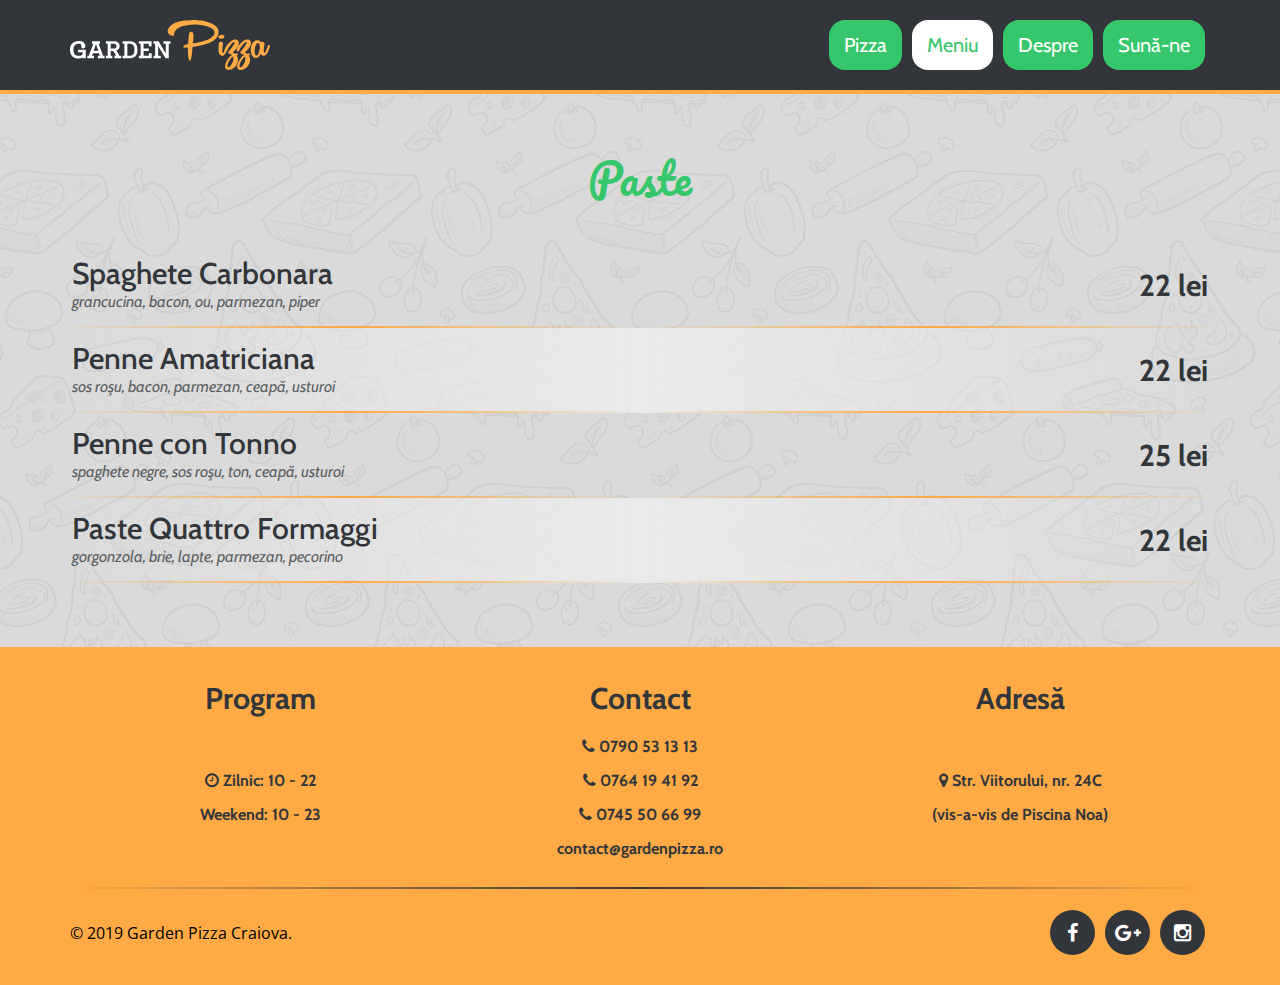
<file: meniu/paste.html>
<!DOCTYPE html>
<html lang="en">

<head>
    <meta charset="utf-8">
    <meta http-equiv="X-UA-Compatible" content="IE=edge">
    <meta name="viewport" content="width=device-width, initial-scale=1">
    <title>Garden Pizza | Meniu</title>

    <link rel="shortcut icon" href="../assets/favicon.ico" type="image/x-icon">

    <link href="../assets/css/font-awesome.css" rel="stylesheet">
    <link href="../assets/css/bootstrap.css" rel="stylesheet">

    <link rel="stylesheet" type="text/css" href="../assets/css/slick.css">
    <link rel="stylesheet" type="text/css" href="../assets/css/bootstrap-datepicker.css">
    <link rel="stylesheet" type="text/css" href="../assets/css/magnific-popup.css">

    <link href="../style.css" rel="stylesheet">

    <link href='https://fonts.googleapis.com/css?family=Open+Sans' rel='stylesheet' type='text/css'>
    <link href='https://fonts.googleapis.com/css?family=Tangerine' rel='stylesheet' type='text/css'>

    <link href='https://fonts.googleapis.com/css?family=Courgette' rel='stylesheet' type='text/css'>
    <link href='https://fonts.googleapis.com/css?family=Cabin' rel='stylesheet' type='text/css'>
    <link href='https://fonts.googleapis.com/css?family=Pacifico' rel='stylesheet' type='text/css'>
</head>

<body>

    <!-- scroll button -->
    <a class="scrollToTop" href="#">
        <i class="fa fa-angle-double-up" style="margin-top: 10px;"></i>
    </a>
    <!-- scroll button -->

    <!-- header -->
    <header id="gp-header">
        <nav class="navbar navbar-default gp-main-navbar" role="navigation">
            <div class="container">
                <div class="navbar-header">

                    <button type="button" class="navbar-toggle collapsed" data-toggle="collapse" data-target="#navbar"
                        aria-expanded="false" aria-controls="navbar">
                        <span class="sr-only"></span>
                        <span class="icon-bar"></span>
                        <span class="icon-bar"></span>
                        <span class="icon-bar"></span>
                    </button>

                    <a class="navbar-brand" href="../index.html"><img src="../assets/img/gp.svg" alt="Logo img"></a>

                </div>
                <div id="navbar" class="navbar-collapse collapse">
                    <ul id="top-menu" class="nav navbar-nav navbar-right gp-main-nav">

                        <li class="navbar-item-lg"><a href="../meniu/pizza.html">Pizza</a></li>
                        <li class="navbar-item-lg">
                            <div class="gp-dropdown">
                                <a class="gp-dropbtn active">Meniu</a>
                                <div class="gp-dropdown-content" style="min-width: 100px;">
                                    <a href="../meniu/piadine.html">Piadine</a>
                                    <a href="../meniu/salate.html">Salate</a>
                                    <a class="active">Paste</a>
                                    <a href="../meniu/desert.html">Desert</a>
                                    <a href="../meniu/platouri.html">Platouri</a>
                                </div>
                            </div>
                        </li>
                        <li class="navbar-item-lg"><a href="../despre.html">Despre</a></li>
                        <li class="navbar-item-lg">
                            <div class="gp-dropdown">
                                <a class="gp-dropbtn">Sun&#259;-ne</a>
                                <div class="gp-dropdown-content" style="min-width: 175px;">
                                    <a href="tel: +40790531313">0790 53 13 13</a>
                                    <a href="tel: +40764194192">0764 19 41 92</a>
                                    <a href="tel: +40745506699">0745 50 66 99</a>
                                </div>
                            </div>
                        </li>

                        <li class="navbar-item-md gp-switch"><a href="../meniu/pizza.html">Pizza</a></li>
                        <li class="navbar-item-md gp-switch"><a href="../meniu/piadine.html">Piadine</a></li>
                        <li class="navbar-item-md gp-switch"><a href="../meniu/salate.html">Salate</a></li>
                        <li class="navbar-item-md gp-switch"><a class="active">Paste</a></li>
                        <li class="navbar-item-md gp-switch"><a href="../meniu/desert.html">Desert</a></li>
                        <li class="navbar-item-md gp-switch"><a href="../meniu/platouri.html">Platouri</a></li>
                        <li class="navbar-item-md gp-switch" id="mobile-call"><a>Sun&#259;-ne</a></li>
                        <li class="navbar-item-md gp-switch-tel" id="mobile-menu"><a>Meniu</a></li>
                        <li class="navbar-item-md gp-switch-tel"><a href="../despre.html">Despre</a></li>
                        <li class="navbar-item-md gp-switch-tel"><a href="tel: +40790531313">0790 53 13 13</a></li>
                        <li class="navbar-item-md gp-switch-tel"><a href="tel: +40764194192">0764 19 41 92</a></li>
                        <li class="navbar-item-md gp-switch-tel"><a href="tel: +40745506699">0745 50 66 99</a></li>

                        <!-- <li><a href="#gp-about-us">ABOUT US</a></li> -->
                    </ul>
                </div>
            </div>
        </nav>
    </header>
    <!-- header -->

    <main class="main-wrapper">
        <section class="gp-menu-wrapper">
            <div class="container">
                <div class="row">
                    <div class="col-md-12">
                        <div id="PasteHTML"></div>
                    </div>
                </div>
            </div>
        </section>
    </main>

    <!-- footer -->
    <footer id="gp-footer">
        <div class="container">
            <div class="row">
                <div class="col-md-12">
                    <div class="gp-footer-area">
                        <div class="col-md-12 no-padding text-center" style="font-weight: bold; margin-bottom: 16px;">
                            <div class="col-md-4 column-footer">
                                <h2 style="font-weight: bold;">Program</h2>
                                <p class="footer-item-md"><a><span><br></span></a></p>
                                <p><span class="fa fa-clock-o"></span> Zilnic: 10 - 22</p>
                                <p>Weekend: 10 - 23</p>
                            </div>
                            <div class="col-md-4 column-footer">
                                <h2 style="font-weight: bold;">Contact</h2>
                                <p><a href="tel: +40790531313" class="gp-shadow"><span class="fa fa-phone"></span> 0790 53 13 13</a></p>
                                <p><a href="tel: +40764194192" class="gp-shadow"><span class="fa fa-phone"></span> 0764 19 41 92</a></p>
                                <p><a href="tel: +40745506699" class="gp-shadow"><span class="fa fa-phone"></span> 0745 50 66 99</a></p>
                                <p>contact@gardenpizza.ro</p>
                                <!-- <p><span class="fa fa-envelope-o"></span> contact@gardenpizza.ro</p> -->
                            </div>
                            <div class="col-md-4 column-footer">
                                <h2 style="font-weight: bold;">Adres&#259;</h2>
                                <p class="footer-item-md"><a><span><br></span></a></p>
                                <p><span class="fa fa-map-marker"></span> Str. Viitorului, nr. 24C</p>
                                <p>(vis-a-vis de Piscina Noa)</p>
                            </div>
                        </div>
                        <div class="col-md-12 no-padding gp-footer-end" style="padding-top: 16px;">
                            <div class="gp-footer-copyright">
                                <p class="no-margin">&copy; 2019 Garden Pizza Craiova.</p>
                            </div>
                            <div class="gp-footer-social">
                                <a href="https://www.facebook.com/gardenpizzacraiova/">
                                    <span class="fa fa-facebook"></span></a>
                                <a href="https://website-4138154070103958998182-pizzarestaurant.business.site">
                                    <span class="fa fa-google-plus"></span></a>
                                <a href="https://www.instagram.com/garden_pizza_/">
                                    <span class="fa fa-instagram"></span></a>
                            </div>
                        </div>

                    </div>
                </div>
            </div>
        </div>
    </footer>
    <!-- footer -->

    <!-- jQuery library -->
    <script src="../assets/js/jquery.min.js"></script>
    <!-- Include all compiled plugins (below), or include individual files as needed -->
    <script src="../assets/js/bootstrap.js"></script>
    <!-- Slick slider -->
    <script type="text/javascript" src="../assets/js/slick.js"></script>
    <!-- Counter -->
    <script type="text/javascript" src="../assets/js/simple-animated-counter.js"></script>
    <!-- Gallery Lightbox -->
    <script type="text/javascript" src="../assets/js/jquery.magnific-popup.min.js"></script>
    <!-- Date Picker -->
    <script type="text/javascript" src="../assets/js/bootstrap-datepicker.js"></script>
    <!-- Ajax contact form  -->
    <script type="text/javascript" src="../assets/js/app.js"></script>
    <!-- Custom js -->
    <script src="../assets/js/custom.js"></script>

    <script>
        $.getJSON("../data/paste.json", function (data) {
            var html = '';
            html += '<div class="gp-menu-title">';
            html += '<h1>Paste</h1>';
            html += '</div>';
            $.each(data, function (index, value) {
                html += '<div class="row gp-menu-row">';
                html += ' <div class="col col-xs-9">';
                html += '  <h2 class="gp-menu-name">' + value.nume + '</h2>';
                html += '  <p class="gp-menu-info">' + value.info + '</p>';
                html += ' </div>';
                html += ' <div class="col col-xs-3">';
                html += '  <h2 class="gp-menu-price"><span class="gp-price">' + value.pret +
                    ' lei</span></h2>';
                html += ' </div>';
                html += '</div>';
            });
            $('#PasteHTML').html(html);
        });
    </script>
</body>

</html>
</file>
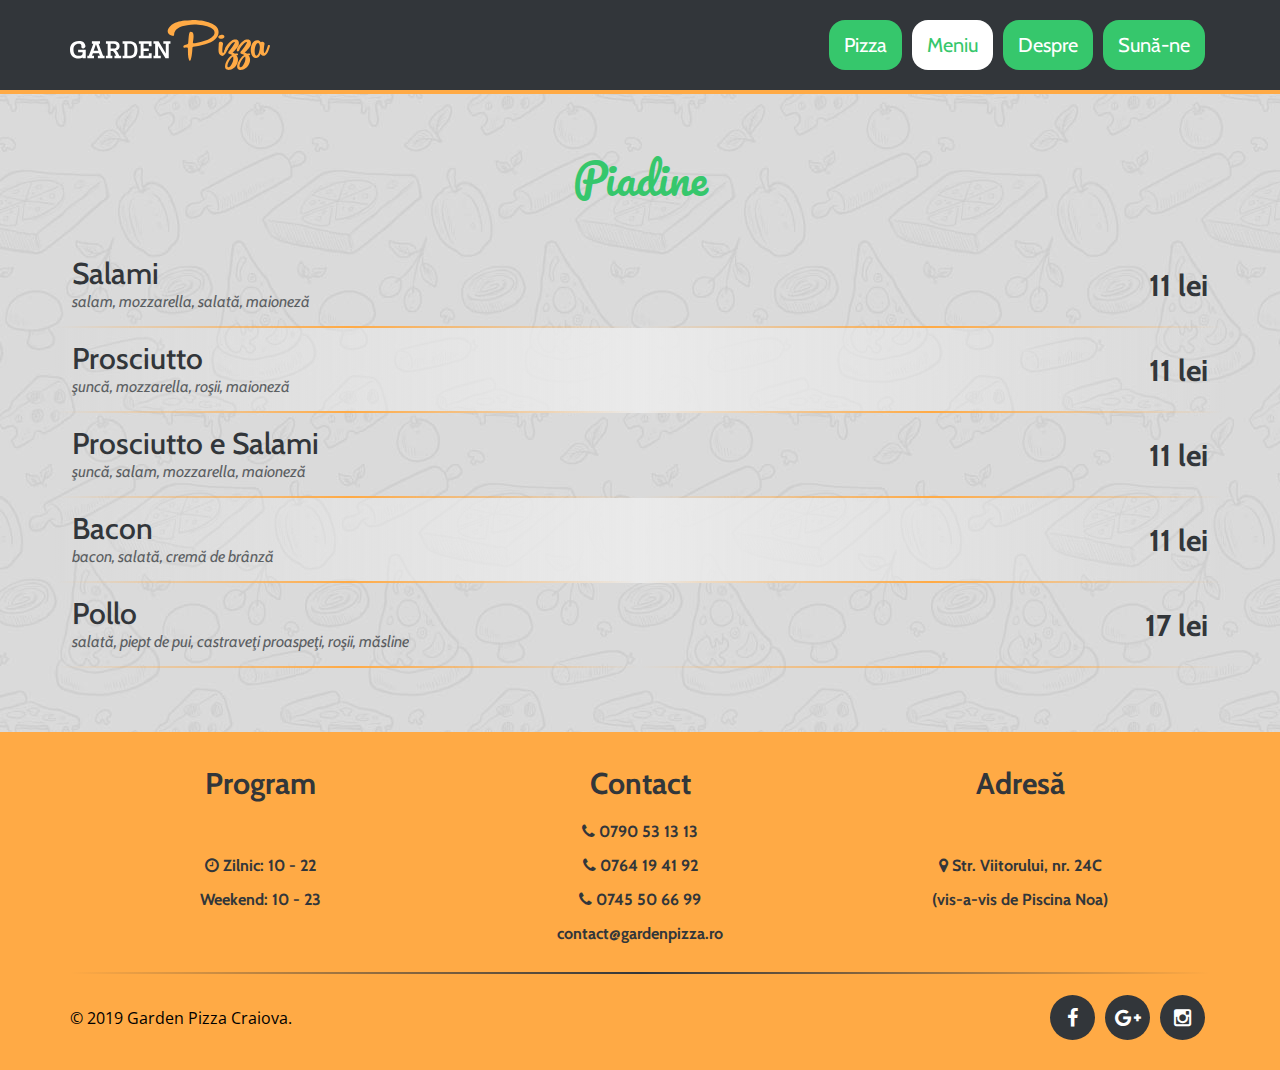
<file: meniu/piadine.html>
<!DOCTYPE html>
<html lang="en">

<head>
    <meta charset="utf-8">
    <meta http-equiv="X-UA-Compatible" content="IE=edge">
    <meta name="viewport" content="width=device-width, initial-scale=1">
    <title>Garden Pizza | Meniu</title>

    <link rel="shortcut icon" href="../assets/favicon.ico" type="image/x-icon">

    <link href="../assets/css/font-awesome.css" rel="stylesheet">
    <link href="../assets/css/bootstrap.css" rel="stylesheet">

    <link rel="stylesheet" type="text/css" href="../assets/css/slick.css">
    <link rel="stylesheet" type="text/css" href="../assets/css/bootstrap-datepicker.css">
    <link rel="stylesheet" type="text/css" href="../assets/css/magnific-popup.css">

    <link href="../style.css" rel="stylesheet">

    <link href='https://fonts.googleapis.com/css?family=Open+Sans' rel='stylesheet' type='text/css'>
    <link href='https://fonts.googleapis.com/css?family=Tangerine' rel='stylesheet' type='text/css'>

    <link href='https://fonts.googleapis.com/css?family=Courgette' rel='stylesheet' type='text/css'>
    <link href='https://fonts.googleapis.com/css?family=Cabin' rel='stylesheet' type='text/css'>
    <link href='https://fonts.googleapis.com/css?family=Pacifico' rel='stylesheet' type='text/css'>
</head>

<body>

    <!-- scroll button -->
    <a class="scrollToTop" href="#">
        <i class="fa fa-angle-double-up" style="margin-top: 10px;"></i>
    </a>
    <!-- scroll button -->

    <!-- header -->
    <header id="gp-header">
        <nav class="navbar navbar-default gp-main-navbar" role="navigation">
            <div class="container">
                <div class="navbar-header">

                    <button type="button" class="navbar-toggle collapsed" data-toggle="collapse" data-target="#navbar"
                        aria-expanded="false" aria-controls="navbar">
                        <span class="sr-only"></span>
                        <span class="icon-bar"></span>
                        <span class="icon-bar"></span>
                        <span class="icon-bar"></span>
                    </button>

                    <a class="navbar-brand" href="../index.html"><img src="../assets/img/gp.svg" alt="Logo img"></a>

                </div>
                <div id="navbar" class="navbar-collapse collapse">
                    <ul id="top-menu" class="nav navbar-nav navbar-right gp-main-nav">

                        <li class="navbar-item-lg"><a href="../meniu/pizza.html">Pizza</a></li>
                        <li class="navbar-item-lg">
                            <div class="gp-dropdown">
                                <a class="gp-dropbtn active">Meniu</a>
                                <div class="gp-dropdown-content" style="min-width: 100px;">
                                    <a class="active">Piadine</a>
                                    <a href="../meniu/salate.html">Salate</a>
                                    <a href="../meniu/paste.html">Paste</a>
                                    <a href="../meniu/desert.html">Desert</a>
                                    <a href="../meniu/platouri.html">Platouri</a>
                                </div>
                            </div>
                        </li>
                        <li class="navbar-item-lg"><a href="../despre.html">Despre</a></li>
                        <li class="navbar-item-lg">
                            <div class="gp-dropdown">
                                <a class="gp-dropbtn">Sun&#259;-ne</a>
                                <div class="gp-dropdown-content" style="min-width: 175px;">
                                    <a href="tel: +40790531313">0790 53 13 13</a>
                                    <a href="tel: +40764194192">0764 19 41 92</a>
                                    <a href="tel: +40745506699">0745 50 66 99</a>
                                </div>
                            </div>
                        </li>

                        <li class="navbar-item-md gp-switch"><a href="../meniu/pizza.html">Pizza</a></li>
                        <li class="navbar-item-md gp-switch"><a class="active">Piadine</a></li>
                        <li class="navbar-item-md gp-switch"><a href="../meniu/salate.html">Salate</a></li>
                        <li class="navbar-item-md gp-switch"><a href="../meniu/paste.html">Paste</a></li>
                        <li class="navbar-item-md gp-switch"><a href="../meniu/desert.html">Desert</a></li>
                        <li class="navbar-item-md gp-switch"><a href="../meniu/platouri.html">Platouri</a></li>
                        <li class="navbar-item-md gp-switch" id="mobile-call"><a>Sun&#259;-ne</a></li>
                        <li class="navbar-item-md gp-switch-tel" id="mobile-menu"><a>Meniu</a></li>
                        <li class="navbar-item-md gp-switch-tel"><a href="../despre.html">Despre</a></li>
                        <li class="navbar-item-md gp-switch-tel"><a href="tel: +40790531313">0790 53 13 13</a></li>
                        <li class="navbar-item-md gp-switch-tel"><a href="tel: +40764194192">0764 19 41 92</a></li>
                        <li class="navbar-item-md gp-switch-tel"><a href="tel: +40745506699">0745 50 66 99</a></li>

                        <!-- <li><a href="#gp-about-us">ABOUT US</a></li> -->
                    </ul>
                </div>
            </div>
        </nav>
    </header>
    <!-- header -->

    <main class="main-wrapper">
        <section class="gp-menu-wrapper">
            <div class="container">
                <div class="row">
                    <div class="col-md-12">
                        <div id="PiadineHTML"></div>
                    </div>
                </div>
            </div>
        </section>
    </main>

    <!-- footer -->
    <footer id="gp-footer">
        <div class="container">
            <div class="row">
                <div class="col-md-12">
                    <div class="gp-footer-area">
                        <div class="col-md-12 no-padding text-center" style="font-weight: bold; margin-bottom: 16px;">
                            <div class="col-md-4 column-footer">
                                <h2 style="font-weight: bold;">Program</h2>
                                <p class="footer-item-md"><a><span><br></span></a></p>
                                <p><span class="fa fa-clock-o"></span> Zilnic: 10 - 22</p>
                                <p>Weekend: 10 - 23</p>
                            </div>
                            <div class="col-md-4 column-footer">
                                <h2 style="font-weight: bold;">Contact</h2>
                                <p><a href="tel: +40790531313" class="gp-shadow"><span class="fa fa-phone"></span> 0790 53 13 13</a></p>
                                <p><a href="tel: +40764194192" class="gp-shadow"><span class="fa fa-phone"></span> 0764 19 41 92</a></p>
                                <p><a href="tel: +40745506699" class="gp-shadow"><span class="fa fa-phone"></span> 0745 50 66 99</a></p>
                                <p>contact@gardenpizza.ro</p>
                                <!-- <p><span class="fa fa-envelope-o"></span> contact@gardenpizza.ro</p> -->
                            </div>
                            <div class="col-md-4 column-footer">
                                <h2 style="font-weight: bold;">Adres&#259;</h2>
                                <p class="footer-item-md"><a><span><br></span></a></p>
                                <p><span class="fa fa-map-marker"></span> Str. Viitorului, nr. 24C</p>
                                <p>(vis-a-vis de Piscina Noa)</p>
                            </div>
                        </div>
                        <div class="col-md-12 no-padding gp-footer-end" style="padding-top: 16px;">
                            <div class="gp-footer-copyright">
                                <p class="no-margin">&copy; 2019 Garden Pizza Craiova.</p>
                            </div>
                            <div class="gp-footer-social">
                                <a href="https://www.facebook.com/gardenpizzacraiova/">
                                    <span class="fa fa-facebook"></span></a>
                                <a href="https://website-4138154070103958998182-pizzarestaurant.business.site">
                                    <span class="fa fa-google-plus"></span></a>
                                <a href="https://www.instagram.com/garden_pizza_/">
                                    <span class="fa fa-instagram"></span></a>
                            </div>
                        </div>

                    </div>
                </div>
            </div>
        </div>
    </footer>
    <!-- footer -->

    <!-- jQuery library -->
    <script src="../assets/js/jquery.min.js"></script>
    <!-- Include all compiled plugins (below), or include individual files as needed -->
    <script src="../assets/js/bootstrap.js"></script>
    <!-- Slick slider -->
    <script type="text/javascript" src="../assets/js/slick.js"></script>
    <!-- Counter -->
    <script type="text/javascript" src="../assets/js/simple-animated-counter.js"></script>
    <!-- Gallery Lightbox -->
    <script type="text/javascript" src="../assets/js/jquery.magnific-popup.min.js"></script>
    <!-- Date Picker -->
    <script type="text/javascript" src="../assets/js/bootstrap-datepicker.js"></script>
    <!-- Ajax contact form  -->
    <script type="text/javascript" src="../assets/js/app.js"></script>
    <!-- Custom js -->
    <script src="../assets/js/custom.js"></script>

    <script>
        $.getJSON("../data/piadine.json", function (data) {
            var html = '';
            html += '<div class="gp-menu-title">';
            html += '<h1>Piadine</h1>';
            html += '</div>';
            $.each(data, function (index, value) {
                html += '<div class="row gp-menu-row">';
                html += ' <div class="col col-xs-9">';
                html += '  <h2 class="gp-menu-name">' + value.nume + '</h2>';
                html += '  <p class="gp-menu-info">' + value.info + '</p>';
                html += ' </div>';
                html += ' <div class="col col-xs-3">';
                html += '  <h2 class="gp-menu-price"><span class="gp-price">' + value.pret +
                    ' lei</span></h2>';
                html += ' </div>';
                html += '</div>';
            });
            $('#PiadineHTML').html(html);
        });
    </script>
</body>

</html>
</file>
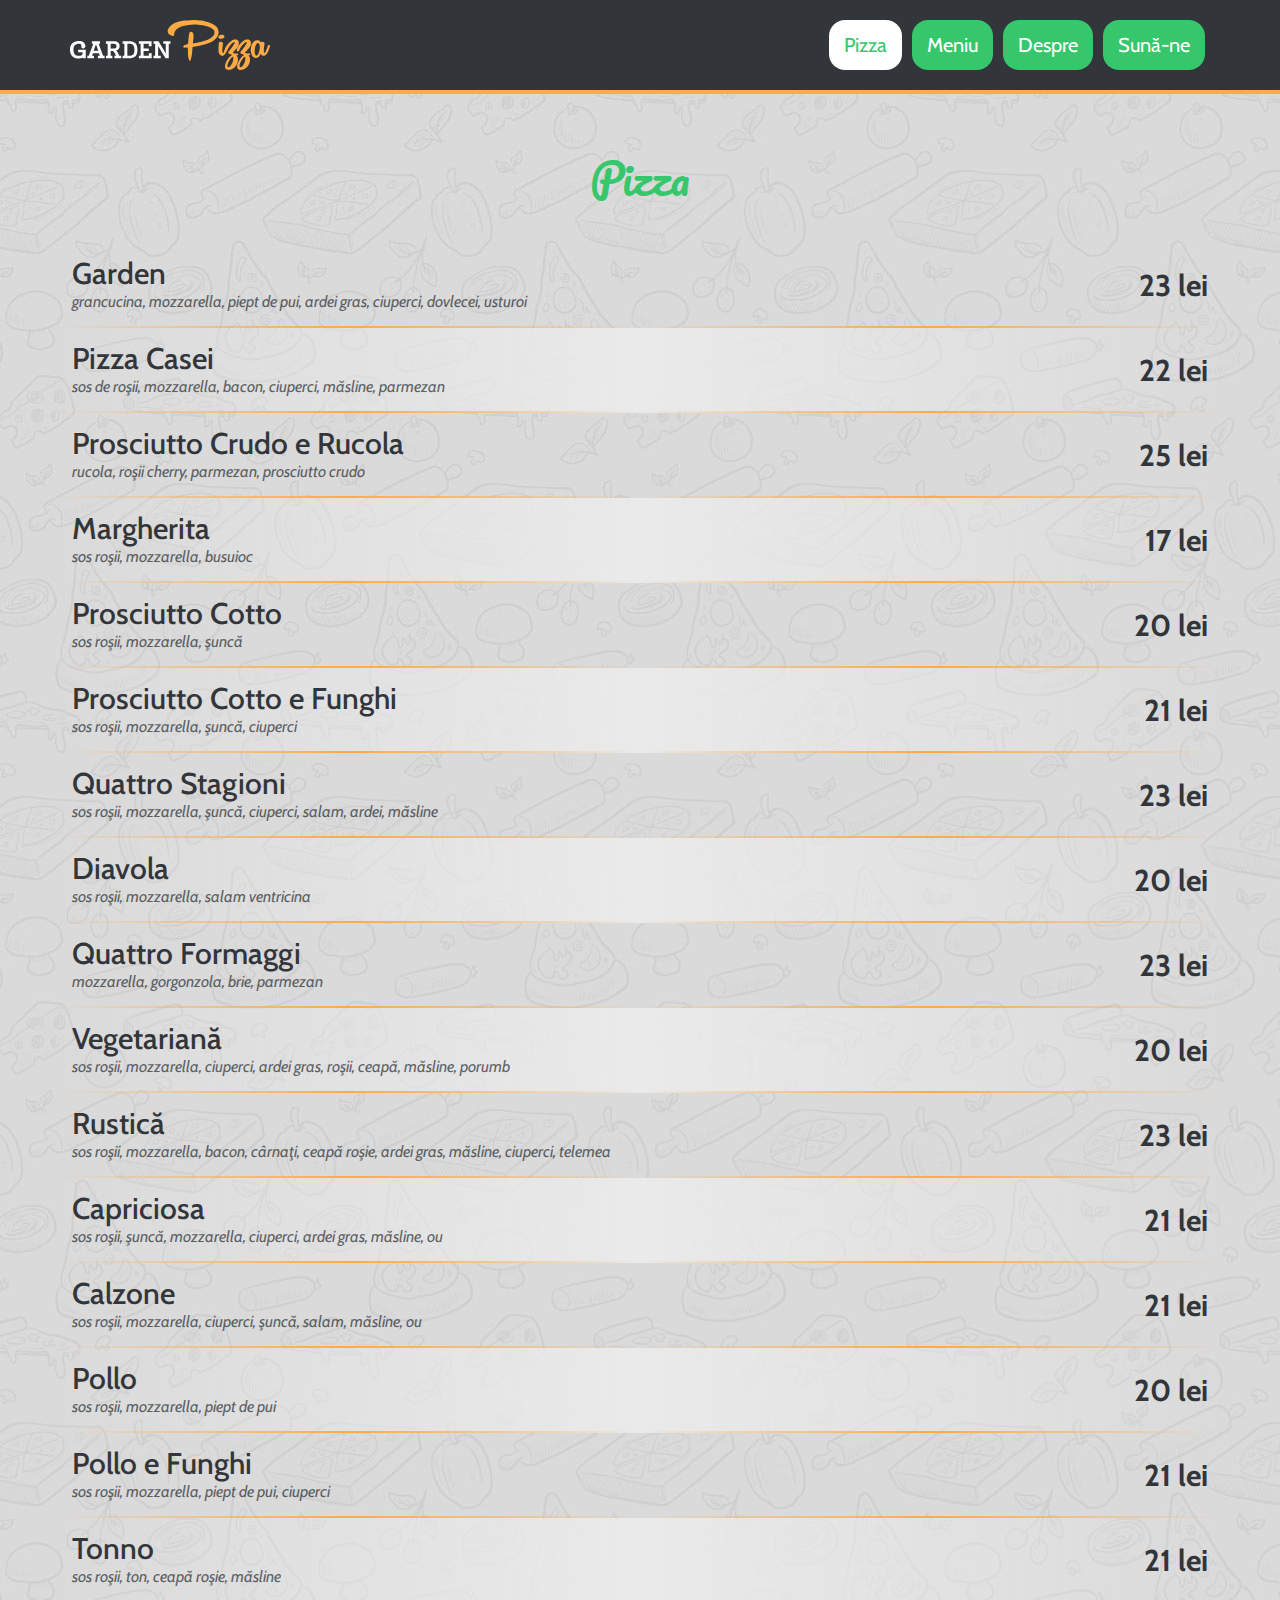
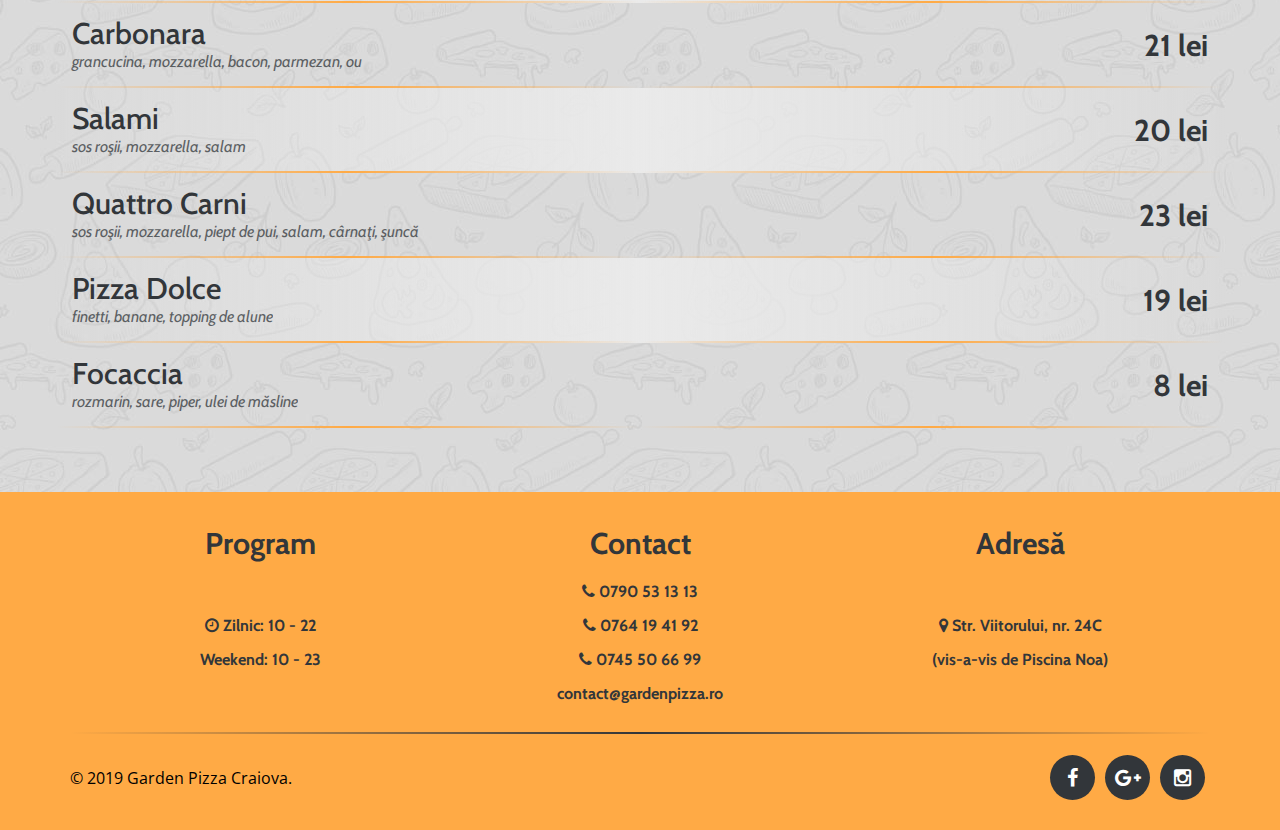
<file: meniu/pizza.html>
<!DOCTYPE html>
<html lang="en">

<head>
    <meta charset="utf-8">
    <meta http-equiv="X-UA-Compatible" content="IE=edge">
    <meta name="viewport" content="width=device-width, initial-scale=1">
    <title>Garden Pizza | Meniu</title>

    <link rel="shortcut icon" href="../assets/favicon.ico" type="image/x-icon">

    <link href="../assets/css/font-awesome.css" rel="stylesheet">
    <link href="../assets/css/bootstrap.css" rel="stylesheet">

    <link rel="stylesheet" type="text/css" href="../assets/css/slick.css">
    <link rel="stylesheet" type="text/css" href="../assets/css/bootstrap-datepicker.css">
    <link rel="stylesheet" type="text/css" href="../assets/css/magnific-popup.css">

    <link href="../style.css" rel="stylesheet">

    <link href='https://fonts.googleapis.com/css?family=Open+Sans' rel='stylesheet' type='text/css'>
    <link href='https://fonts.googleapis.com/css?family=Tangerine' rel='stylesheet' type='text/css'>

    <link href='https://fonts.googleapis.com/css?family=Courgette' rel='stylesheet' type='text/css'>
    <link href='https://fonts.googleapis.com/css?family=Cabin' rel='stylesheet' type='text/css'>
    <link href='https://fonts.googleapis.com/css?family=Pacifico' rel='stylesheet' type='text/css'>
</head>

<body>

    <!-- scroll button -->
    <a class="scrollToTop" href="#">
        <i class="fa fa-angle-double-up" style="margin-top: 10px;"></i>
    </a>
    <!-- scroll button -->

    <!-- header -->
    <header id="gp-header">
        <nav class="navbar navbar-default gp-main-navbar" role="navigation">
            <div class="container">
                <div class="navbar-header">

                    <button type="button" class="navbar-toggle collapsed" data-toggle="collapse" data-target="#navbar"
                        aria-expanded="false" aria-controls="navbar">
                        <span class="sr-only"></span>
                        <span class="icon-bar"></span>
                        <span class="icon-bar"></span>
                        <span class="icon-bar"></span>
                    </button>

                    <a class="navbar-brand" href="../index.html"><img src="../assets/img/gp.svg" alt="Logo img"></a>

                </div>
                <div id="navbar" class="navbar-collapse collapse">
                    <ul id="top-menu" class="nav navbar-nav navbar-right gp-main-nav">

                        <li class="navbar-item-lg"><a class="active">Pizza</a></li>
                        <li class="navbar-item-lg">
                            <div class="gp-dropdown">
                                <a class="gp-dropbtn">Meniu</a>
                                <div class="gp-dropdown-content" style="min-width: 100px;">
                                    <a href="../meniu/piadine.html">Piadine</a>
                                    <a href="../meniu/salate.html">Salate</a>
                                    <a href="../meniu/paste.html">Paste</a>
                                    <a href="../meniu/desert.html">Desert</a>
                                    <a href="../meniu/platouri.html">Platouri</a>
                                </div>
                            </div>
                        </li>
                        <li class="navbar-item-lg"><a href="../despre.html">Despre</a></li>
                        <li class="navbar-item-lg">
                            <div class="gp-dropdown">
                                <a class="gp-dropbtn">Sun&#259;-ne</a>
                                <div class="gp-dropdown-content" style="min-width: 175px;">
                                    <a href="tel: +40790531313">0790 53 13 13</a>
                                    <a href="tel: +40764194192">0764 19 41 92</a>
                                    <a href="tel: +40745506699">0745 50 66 99</a>
                                </div>
                            </div>
                        </li>

                        <li class="navbar-item-md gp-switch"><a class="active">Pizza</a></li>
                        <li class="navbar-item-md gp-switch"><a href="../meniu/piadine.html">Piadine</a></li>
                        <li class="navbar-item-md gp-switch"><a href="../meniu/salate.html">Salate</a></li>
                        <li class="navbar-item-md gp-switch"><a href="../meniu/paste.html">Paste</a></li>
                        <li class="navbar-item-md gp-switch"><a href="../meniu/desert.html">Desert</a></li>
                        <li class="navbar-item-md gp-switch"><a href="../meniu/platouri.html">Platouri</a></li>
                        <li class="navbar-item-md gp-switch" id="mobile-call"><a>Sun&#259;-ne</a></li>
                        <li class="navbar-item-md gp-switch-tel" id="mobile-menu"><a>Meniu</a></li>
                        <li class="navbar-item-md gp-switch-tel"><a href="../despre.html">Despre</a></li>
                        <li class="navbar-item-md gp-switch-tel"><a href="tel: +40790531313">0790 53 13 13</a></li>
                        <li class="navbar-item-md gp-switch-tel"><a href="tel: +40764194192">0764 19 41 92</a></li>
                        <li class="navbar-item-md gp-switch-tel"><a href="tel: +40745506699">0745 50 66 99</a></li>

                        <!-- <li><a href="#gp-about-us">ABOUT US</a></li> -->
                    </ul>
                </div>
            </div>
        </nav>
    </header>
    <!-- header -->

    <main class="main-wrapper">
        <section class="gp-menu-wrapper">
            <div class="container">
                <div class="row">
                    <div class="col-md-12">
                        <div id="PizzaHTML"></div>
                    </div>
                </div>
            </div>
        </section>
    </main>

    <!-- footer -->
    <footer id="gp-footer">
        <div class="container">
            <div class="row">
                <div class="col-md-12">
                    <div class="gp-footer-area">
                        <div class="col-md-12 no-padding text-center" style="font-weight: bold; margin-bottom: 16px;">
                            <div class="col-md-4 column-footer">
                                <h2 style="font-weight: bold;">Program</h2>
                                <p class="footer-item-md"><a><span><br></span></a></p>
                                <p><span class="fa fa-clock-o"></span> Zilnic: 10 - 22</p>
                                <p>Weekend: 10 - 23</p>
                            </div>
                            <div class="col-md-4 column-footer">
                                <h2 style="font-weight: bold;">Contact</h2>
                                <p><a href="tel: +40790531313" class="gp-shadow"><span class="fa fa-phone"></span> 0790 53 13 13</a></p>
                                <p><a href="tel: +40764194192" class="gp-shadow"><span class="fa fa-phone"></span> 0764 19 41 92</a></p>
                                <p><a href="tel: +40745506699" class="gp-shadow"><span class="fa fa-phone"></span> 0745 50 66 99</a></p>
                                <p>contact@gardenpizza.ro</p>
                                <!-- <p><span class="fa fa-envelope-o"></span> contact@gardenpizza.ro</p> -->
                            </div>
                            <div class="col-md-4 column-footer">
                                <h2 style="font-weight: bold;">Adres&#259;</h2>
                                <p class="footer-item-md"><a><span><br></span></a></p>
                                <p><span class="fa fa-map-marker"></span> Str. Viitorului, nr. 24C</p>
                                <p>(vis-a-vis de Piscina Noa)</p>
                            </div>
                        </div>
                        <div class="col-md-12 no-padding gp-footer-end" style="padding-top: 16px;">
                            <div class="gp-footer-copyright">
                                <p class="no-margin">&copy; 2019 Garden Pizza Craiova.</p>
                            </div>
                            <div class="gp-footer-social">
                                <a href="https://www.facebook.com/gardenpizzacraiova/">
                                    <span class="fa fa-facebook"></span></a>
                                <a href="https://website-4138154070103958998182-pizzarestaurant.business.site">
                                    <span class="fa fa-google-plus"></span></a>
                                <a href="https://www.instagram.com/garden_pizza_/">
                                    <span class="fa fa-instagram"></span></a>
                            </div>
                        </div>

                    </div>
                </div>
            </div>
        </div>
    </footer>
    <!-- footer -->

    <!-- jQuery library -->
    <script src="../assets/js/jquery.min.js"></script>
    <!-- Include all compiled plugins (below), or include individual files as needed -->
    <script src="../assets/js/bootstrap.js"></script>
    <!-- Slick slider -->
    <script type="text/javascript" src="../assets/js/slick.js"></script>
    <!-- Counter -->
    <script type="text/javascript" src="../assets/js/simple-animated-counter.js"></script>
    <!-- Gallery Lightbox -->
    <script type="text/javascript" src="../assets/js/jquery.magnific-popup.min.js"></script>
    <!-- Date Picker -->
    <script type="text/javascript" src="../assets/js/bootstrap-datepicker.js"></script>
    <!-- Ajax contact form  -->
    <script type="text/javascript" src="../assets/js/app.js"></script>
    <!-- Custom js -->
    <script src="../assets/js/custom.js"></script>

    <script>
        $.getJSON("../data/pizza.json", function (data) {
            var html = '';
            html += '<div class="gp-menu-title">';
            html += '<h1>Pizza</h1>';
            html += '</div>';
            $.each(data, function (index, value) {
                html += '<div class="row gp-menu-row">';
                html += ' <div class="col col-xs-9">';
                html += '  <h2 class="gp-menu-name">' + value.nume + '</h2>';
                html += '  <p class="gp-menu-info">' + value.info + '</p>';
                html += ' </div>';
                html += ' <div class="col col-xs-3">';
                html += '  <h2 class="gp-menu-price"><span class="gp-price">' + value.pret +
                    ' lei</span></h2>';
                html += ' </div>';
                html += '</div>';
            });
            $('#PizzaHTML').html(html);
        });
    </script>
</body>

</html>
</file>
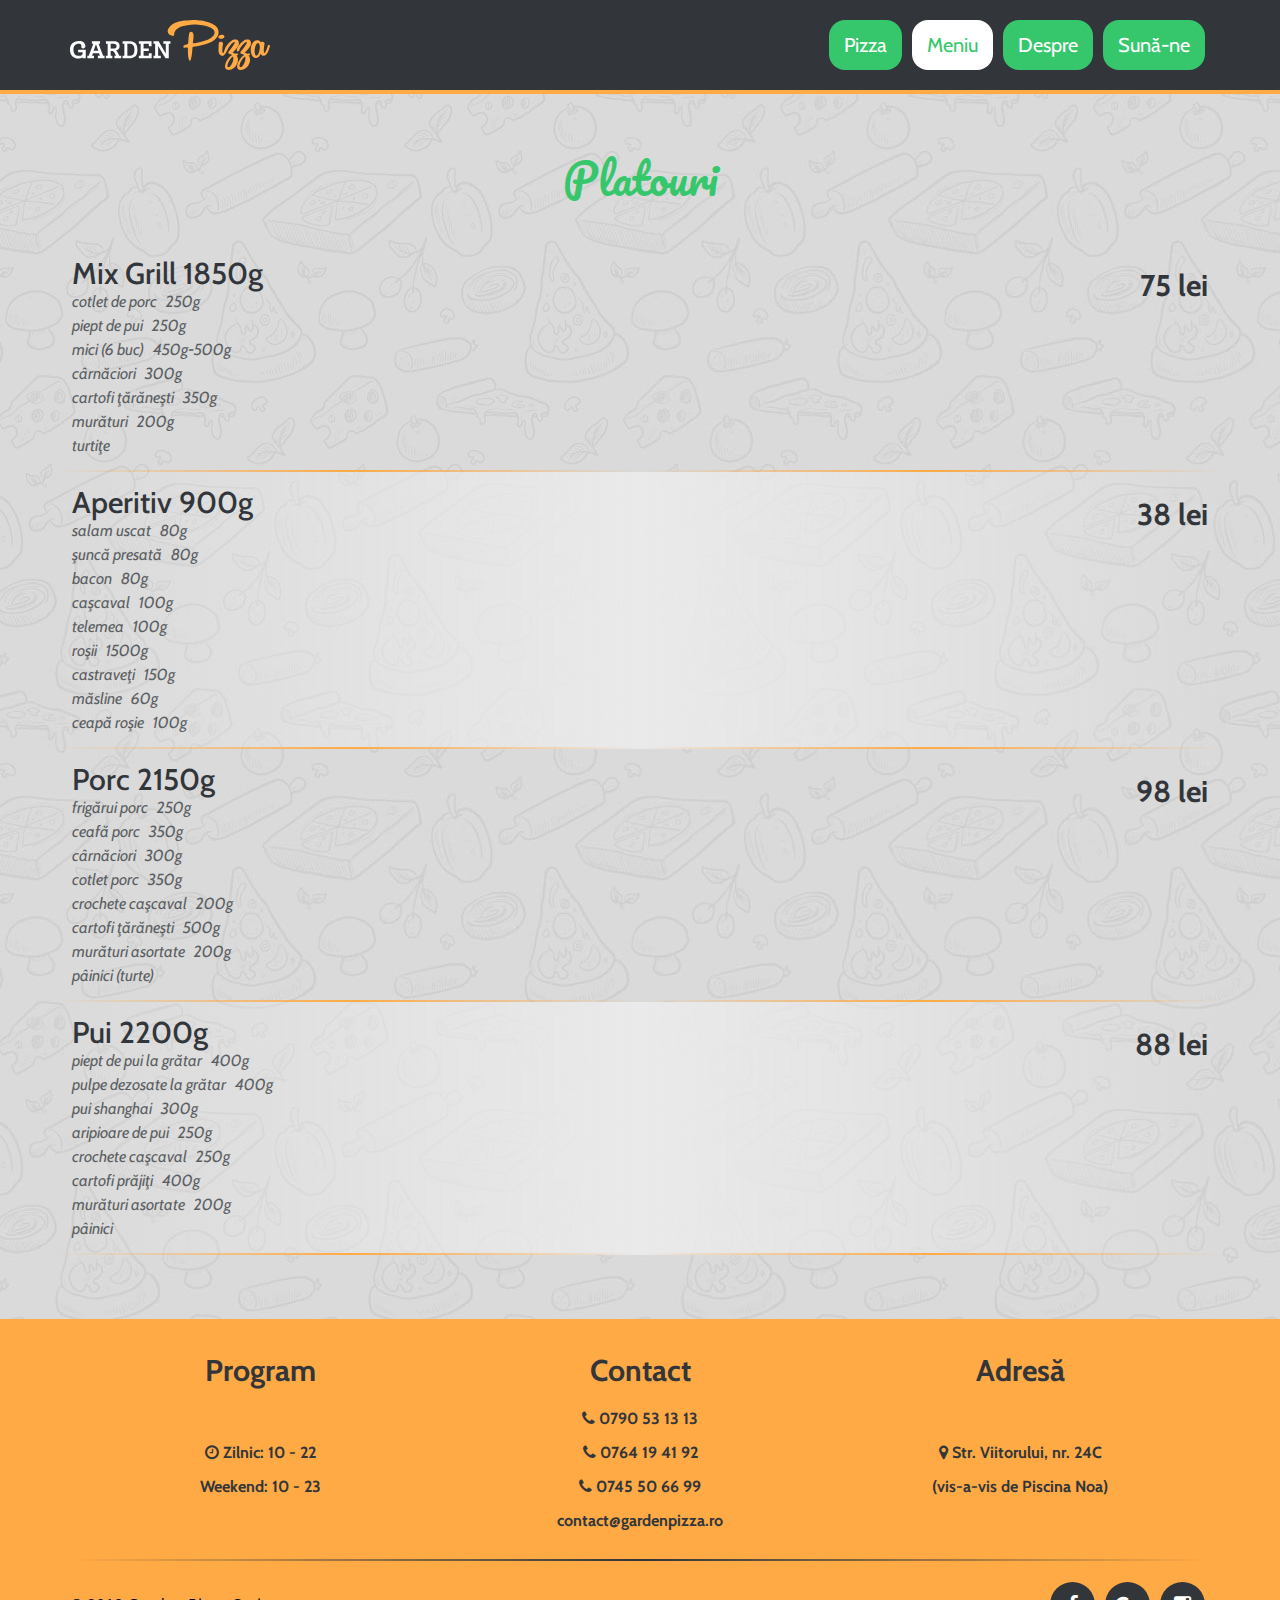
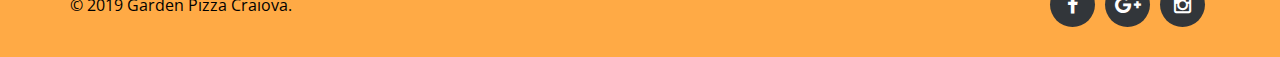
<file: meniu/platouri.html>
<!DOCTYPE html>
<html lang="en">

<head>
    <meta charset="utf-8">
    <meta http-equiv="X-UA-Compatible" content="IE=edge">
    <meta name="viewport" content="width=device-width, initial-scale=1">
    <title>Garden Pizza | Meniu</title>

    <link rel="shortcut icon" href="../assets/favicon.ico" type="image/x-icon">

    <link href="../assets/css/font-awesome.css" rel="stylesheet">
    <link href="../assets/css/bootstrap.css" rel="stylesheet">

    <link rel="stylesheet" type="text/css" href="../assets/css/slick.css">
    <link rel="stylesheet" type="text/css" href="../assets/css/bootstrap-datepicker.css">
    <link rel="stylesheet" type="text/css" href="../assets/css/magnific-popup.css">

    <link href="../style.css" rel="stylesheet">

    <link href='https://fonts.googleapis.com/css?family=Open+Sans' rel='stylesheet' type='text/css'>
    <link href='https://fonts.googleapis.com/css?family=Tangerine' rel='stylesheet' type='text/css'>

    <link href='https://fonts.googleapis.com/css?family=Courgette' rel='stylesheet' type='text/css'>
    <link href='https://fonts.googleapis.com/css?family=Cabin' rel='stylesheet' type='text/css'>
    <link href='https://fonts.googleapis.com/css?family=Pacifico' rel='stylesheet' type='text/css'>
</head>

<body>

    <!-- scroll button -->
    <a class="scrollToTop" href="#">
        <i class="fa fa-angle-double-up" style="margin-top: 10px;"></i>
    </a>
    <!-- scroll button -->

    <!-- header -->
    <header id="gp-header">
        <nav class="navbar navbar-default gp-main-navbar" role="navigation">
            <div class="container">
                <div class="navbar-header">

                    <button type="button" class="navbar-toggle collapsed" data-toggle="collapse" data-target="#navbar"
                        aria-expanded="false" aria-controls="navbar">
                        <span class="sr-only"></span>
                        <span class="icon-bar"></span>
                        <span class="icon-bar"></span>
                        <span class="icon-bar"></span>
                    </button>

                    <a class="navbar-brand" href="../index.html"><img src="../assets/img/gp.svg" alt="Logo img"></a>

                </div>
                <div id="navbar" class="navbar-collapse collapse">
                    <ul id="top-menu" class="nav navbar-nav navbar-right gp-main-nav">

                        <li class="navbar-item-lg"><a href="../meniu/pizza.html">Pizza</a></li>
                        <li class="navbar-item-lg">
                            <div class="gp-dropdown">
                                <a class="gp-dropbtn active">Meniu</a>
                                <div class="gp-dropdown-content" style="min-width: 100px;">
                                    <a href="../meniu/piadine.html">Piadine</a>
                                    <a href="../meniu/salate.html">Salate</a>
                                    <a href="../meniu/paste.html">Paste</a>
                                    <a href="../meniu/desert.html">Desert</a>
                                    <a class="active">Platouri</a>
                                </div>
                            </div>
                        </li>
                        <li class="navbar-item-lg"><a href="../despre.html">Despre</a></li>
                        <li class="navbar-item-lg">
                            <div class="gp-dropdown">
                                <a class="gp-dropbtn">Sun&#259;-ne</a>
                                <div class="gp-dropdown-content" style="min-width: 175px;">
                                    <a href="tel: +40790531313">0790 53 13 13</a>
                                    <a href="tel: +40764194192">0764 19 41 92</a>
                                    <a href="tel: +40745506699">0745 50 66 99</a>
                                </div>
                            </div>
                        </li>

                        <li class="navbar-item-md gp-switch"><a href="../meniu/pizza.html">Pizza</a></li>
                        <li class="navbar-item-md gp-switch"><a href="../meniu/piadine.html">Piadine</a></li>
                        <li class="navbar-item-md gp-switch"><a href="../meniu/salate.html">Salate</a></li>
                        <li class="navbar-item-md gp-switch"><a href="../meniu/paste.html">Paste</a></li>
                        <li class="navbar-item-md gp-switch"><a href="../meniu/desert.html">Desert</a></li>
                        <li class="navbar-item-md gp-switch"><a class="active">Platouri</a></li>
                        <li class="navbar-item-md gp-switch" id="mobile-call"><a>Sun&#259;-ne</a></li>
                        <li class="navbar-item-md gp-switch-tel" id="mobile-menu"><a>Meniu</a></li>
                        <li class="navbar-item-md gp-switch-tel"><a href="../despre.html">Despre</a></li>
                        <li class="navbar-item-md gp-switch-tel"><a href="tel: +40790531313">0790 53 13 13</a></li>
                        <li class="navbar-item-md gp-switch-tel"><a href="tel: +40764194192">0764 19 41 92</a></li>
                        <li class="navbar-item-md gp-switch-tel"><a href="tel: +40745506699">0745 50 66 99</a></li>

                        <!-- <li><a href="#gp-about-us">ABOUT US</a></li> -->
                    </ul>
                </div>
            </div>
        </nav>
    </header>
    <!-- header -->

    <main class="main-wrapper">
        <section class="gp-menu-wrapper">
            <div class="container">
                <div class="row">
                    <div class="col-md-12">
                        <div id="PlatouriHTML"></div>
                    </div>
                </div>
            </div>
        </section>
    </main>

    <!-- footer -->
    <footer id="gp-footer">
        <div class="container">
            <div class="row">
                <div class="col-md-12">
                    <div class="gp-footer-area">
                        <div class="col-md-12 no-padding text-center" style="font-weight: bold; margin-bottom: 16px;">
                            <div class="col-md-4 column-footer">
                                <h2 style="font-weight: bold;">Program</h2>
                                <p class="footer-item-md"><a><span><br></span></a></p>
                                <p><span class="fa fa-clock-o"></span> Zilnic: 10 - 22</p>
                                <p>Weekend: 10 - 23</p>
                            </div>
                            <div class="col-md-4 column-footer">
                                <h2 style="font-weight: bold;">Contact</h2>
                                <p><a href="tel: +40790531313" class="gp-shadow"><span class="fa fa-phone"></span> 0790 53 13 13</a></p>
                                <p><a href="tel: +40764194192" class="gp-shadow"><span class="fa fa-phone"></span> 0764 19 41 92</a></p>
                                <p><a href="tel: +40745506699" class="gp-shadow"><span class="fa fa-phone"></span> 0745 50 66 99</a></p>
                                <p>contact@gardenpizza.ro</p>
                                <!-- <p><span class="fa fa-envelope-o"></span> contact@gardenpizza.ro</p> -->
                            </div>
                            <div class="col-md-4 column-footer">
                                <h2 style="font-weight: bold;">Adres&#259;</h2>
                                <p class="footer-item-md"><a><span><br></span></a></p>
                                <p><span class="fa fa-map-marker"></span> Str. Viitorului, nr. 24C</p>
                                <p>(vis-a-vis de Piscina Noa)</p>
                            </div>
                        </div>
                        <div class="col-md-12 no-padding gp-footer-end" style="padding-top: 16px;">
                            <div class="gp-footer-copyright">
                                <p class="no-margin">&copy; 2019 Garden Pizza Craiova.</p>
                            </div>
                            <div class="gp-footer-social">
                                <a href="https://www.facebook.com/gardenpizzacraiova/">
                                    <span class="fa fa-facebook"></span></a>
                                <a href="https://website-4138154070103958998182-pizzarestaurant.business.site">
                                    <span class="fa fa-google-plus"></span></a>
                                <a href="https://www.instagram.com/garden_pizza_/">
                                    <span class="fa fa-instagram"></span></a>
                            </div>
                        </div>

                    </div>
                </div>
            </div>
        </div>
    </footer>
    <!-- footer -->

    <!-- jQuery library -->
    <script src="../assets/js/jquery.min.js"></script>
    <!-- Include all compiled plugins (below), or include individual files as needed -->
    <script src="../assets/js/bootstrap.js"></script>
    <!-- Slick slider -->
    <script type="text/javascript" src="../assets/js/slick.js"></script>
    <!-- Counter -->
    <script type="text/javascript" src="../assets/js/simple-animated-counter.js"></script>
    <!-- Gallery Lightbox -->
    <script type="text/javascript" src="../assets/js/jquery.magnific-popup.min.js"></script>
    <!-- Date Picker -->
    <script type="text/javascript" src="../assets/js/bootstrap-datepicker.js"></script>
    <!-- Ajax contact form  -->
    <script type="text/javascript" src="../assets/js/app.js"></script>
    <!-- Custom js -->
    <script src="../assets/js/custom.js"></script>

    <script>
        $.getJSON("../data/platouri.json", function (data) {
            var html = '';
            html += '<div class="gp-menu-title">';
            html += '<h1>Platouri</h1>';
            html += '</div>';
            $.each(data, function (index, value) {
                html += '<div class="row gp-menu-row">';
                html += ' <div class="col col-xs-9">';
                html += '  <h2 class="gp-menu-name">' + value.nume + '</h2>';
                $.each(value.info, function (pos, vector) {
                    html += ' <p class="gp-menu-info">' + vector + '</p>';
                });
                html += ' </div>';
                html += ' <div class="col col-xs-3">';
                html += '  <h2 class="gp-menu-price"><span class="gp-price">' + value.pret +
                    ' lei</span></h2>';
                html += ' </div>';
                html += '</div>';
            });
            $('#PlatouriHTML').html(html);
        });
    </script>
</body>

</html>
</file>
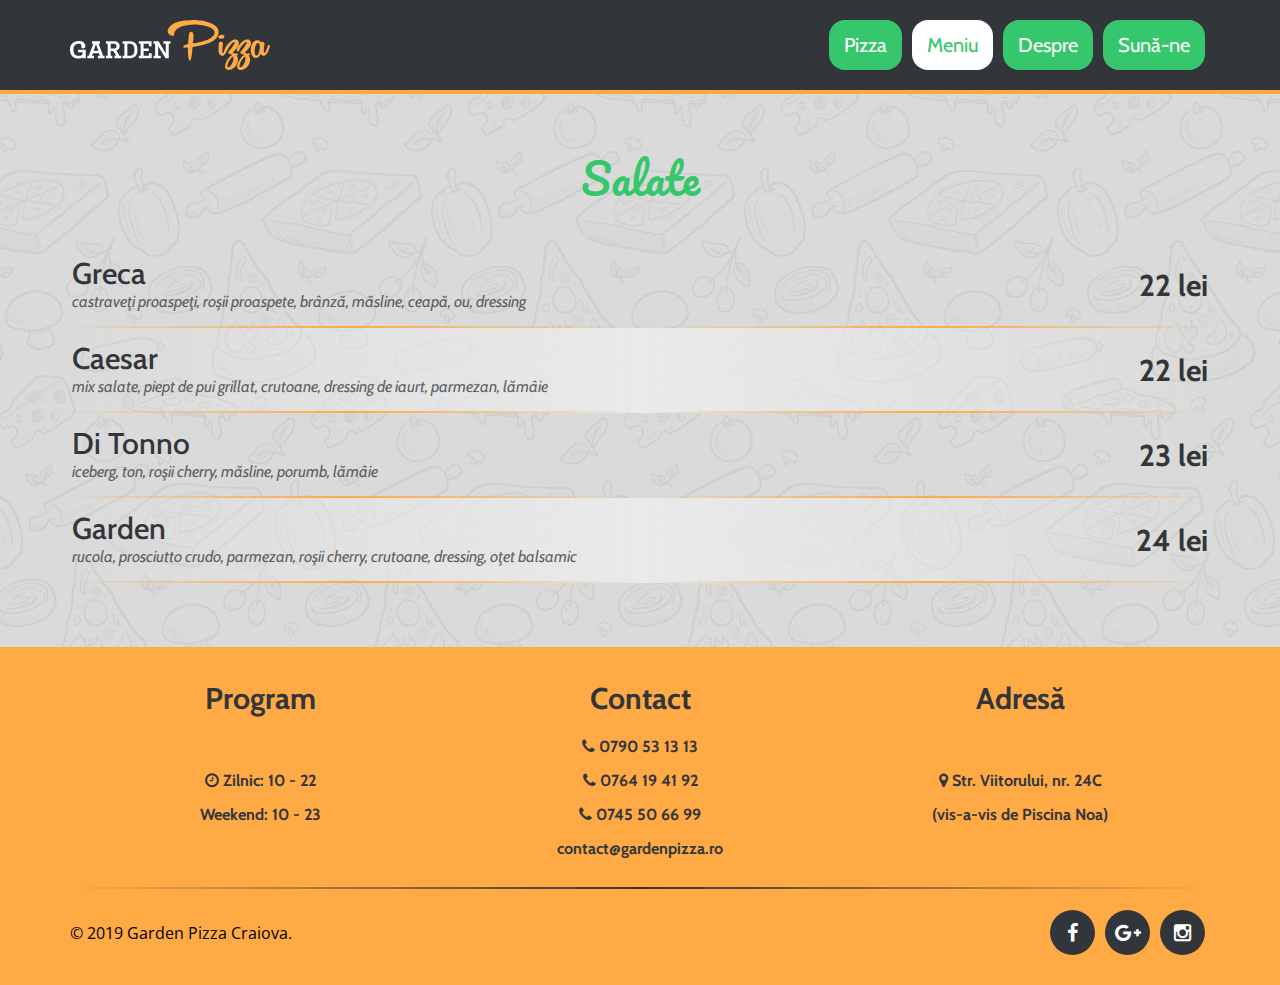
<file: meniu/salate.html>
<!DOCTYPE html>
<html lang="en">

<head>
    <meta charset="utf-8">
    <meta http-equiv="X-UA-Compatible" content="IE=edge">
    <meta name="viewport" content="width=device-width, initial-scale=1">
    <title>Garden Pizza | Meniu</title>

    <link rel="shortcut icon" href="../assets/favicon.ico" type="image/x-icon">

    <link href="../assets/css/font-awesome.css" rel="stylesheet">
    <link href="../assets/css/bootstrap.css" rel="stylesheet">

    <link rel="stylesheet" type="text/css" href="../assets/css/slick.css">
    <link rel="stylesheet" type="text/css" href="../assets/css/bootstrap-datepicker.css">
    <link rel="stylesheet" type="text/css" href="../assets/css/magnific-popup.css">

    <link href="../style.css" rel="stylesheet">

    <link href='https://fonts.googleapis.com/css?family=Open+Sans' rel='stylesheet' type='text/css'>
    <link href='https://fonts.googleapis.com/css?family=Tangerine' rel='stylesheet' type='text/css'>

    <link href='https://fonts.googleapis.com/css?family=Courgette' rel='stylesheet' type='text/css'>
    <link href='https://fonts.googleapis.com/css?family=Cabin' rel='stylesheet' type='text/css'>
    <link href='https://fonts.googleapis.com/css?family=Pacifico' rel='stylesheet' type='text/css'>
</head>

<body>

    <!-- scroll button -->
    <a class="scrollToTop" href="#">
        <i class="fa fa-angle-double-up" style="margin-top: 10px;"></i>
    </a>
    <!-- scroll button -->

    <!-- header -->
    <header id="gp-header">
        <nav class="navbar navbar-default gp-main-navbar" role="navigation">
            <div class="container">
                <div class="navbar-header">

                    <button type="button" class="navbar-toggle collapsed" data-toggle="collapse" data-target="#navbar"
                        aria-expanded="false" aria-controls="navbar">
                        <span class="sr-only"></span>
                        <span class="icon-bar"></span>
                        <span class="icon-bar"></span>
                        <span class="icon-bar"></span>
                    </button>

                    <a class="navbar-brand" href="../index.html"><img src="../assets/img/gp.svg" alt="Logo img"></a>

                </div>
                <div id="navbar" class="navbar-collapse collapse">
                    <ul id="top-menu" class="nav navbar-nav navbar-right gp-main-nav">

                        <li class="navbar-item-lg"><a href="../meniu/pizza.html">Pizza</a></li>
                        <li class="navbar-item-lg">
                            <div class="gp-dropdown">
                                <a class="gp-dropbtn active">Meniu</a>
                                <div class="gp-dropdown-content" style="min-width: 100px;">
                                    <a href="../meniu/piadine.html">Piadine</a>
                                    <a class="active">Salate</a>
                                    <a href="../meniu/paste.html">Paste</a>
                                    <a href="../meniu/desert.html">Desert</a>
                                    <a href="../meniu/platouri.html">Platouri</a>
                                </div>
                            </div>
                        </li>
                        <li class="navbar-item-lg"><a href="../despre.html">Despre</a></li>
                        <li class="navbar-item-lg">
                            <div class="gp-dropdown">
                                <a class="gp-dropbtn">Sun&#259;-ne</a>
                                <div class="gp-dropdown-content" style="min-width: 175px;">
                                    <a href="tel: +40790531313">0790 53 13 13</a>
                                    <a href="tel: +40764194192">0764 19 41 92</a>
                                    <a href="tel: +40745506699">0745 50 66 99</a>
                                </div>
                            </div>
                        </li>

                        <li class="navbar-item-md gp-switch"><a href="../meniu/pizza.html">Pizza</a></li>
                        <li class="navbar-item-md gp-switch"><a href="../meniu/piadine.html">Piadine</a></li>
                        <li class="navbar-item-md gp-switch"><a class="active">Salate</a></li>
                        <li class="navbar-item-md gp-switch"><a href="../meniu/paste.html">Paste</a></li>
                        <li class="navbar-item-md gp-switch"><a href="../meniu/desert.html">Desert</a></li>
                        <li class="navbar-item-md gp-switch"><a href="../meniu/platouri.html">Platouri</a></li>
                        <li class="navbar-item-md gp-switch" id="mobile-call"><a>Sun&#259;-ne</a></li>
                        <li class="navbar-item-md gp-switch-tel" id="mobile-menu"><a>Meniu</a></li>
                        <li class="navbar-item-md gp-switch-tel"><a href="../despre.html">Despre</a></li>
                        <li class="navbar-item-md gp-switch-tel"><a href="tel: +40790531313">0790 53 13 13</a></li>
                        <li class="navbar-item-md gp-switch-tel"><a href="tel: +40764194192">0764 19 41 92</a></li>
                        <li class="navbar-item-md gp-switch-tel"><a href="tel: +40745506699">0745 50 66 99</a></li>

                        <!-- <li><a href="#gp-about-us">ABOUT US</a></li> -->
                    </ul>
                </div>
            </div>
        </nav>
    </header>
    <!-- header -->

    <main class="main-wrapper">
        <section class="gp-menu-wrapper">
            <div class="container">
                <div class="row">
                    <div class="col-md-12">
                        <div id="SalateHTML"></div>
                    </div>
                </div>
            </div>
        </section>
    </main>

    <!-- footer -->
    <footer id="gp-footer">
        <div class="container">
            <div class="row">
                <div class="col-md-12">
                    <div class="gp-footer-area">
                        <div class="col-md-12 no-padding text-center" style="font-weight: bold; margin-bottom: 16px;">
                            <div class="col-md-4 column-footer">
                                <h2 style="font-weight: bold;">Program</h2>
                                <p class="footer-item-md"><a><span><br></span></a></p>
                                <p><span class="fa fa-clock-o"></span> Zilnic: 10 - 22</p>
                                <p>Weekend: 10 - 23</p>
                            </div>
                            <div class="col-md-4 column-footer">
                                <h2 style="font-weight: bold;">Contact</h2>
                                <p><a href="tel: +40790531313" class="gp-shadow"><span class="fa fa-phone"></span> 0790 53 13 13</a></p>
                                <p><a href="tel: +40764194192" class="gp-shadow"><span class="fa fa-phone"></span> 0764 19 41 92</a></p>
                                <p><a href="tel: +40745506699" class="gp-shadow"><span class="fa fa-phone"></span> 0745 50 66 99</a></p>
                                <p>contact@gardenpizza.ro</p>
                                <!-- <p><span class="fa fa-envelope-o"></span> contact@gardenpizza.ro</p> -->
                            </div>
                            <div class="col-md-4 column-footer">
                                <h2 style="font-weight: bold;">Adres&#259;</h2>
                                <p class="footer-item-md"><a><span><br></span></a></p>
                                <p><span class="fa fa-map-marker"></span> Str. Viitorului, nr. 24C</p>
                                <p>(vis-a-vis de Piscina Noa)</p>
                            </div>
                        </div>
                        <div class="col-md-12 no-padding gp-footer-end" style="padding-top: 16px;">
                            <div class="gp-footer-copyright">
                                <p class="no-margin">&copy; 2019 Garden Pizza Craiova.</p>
                            </div>
                            <div class="gp-footer-social">
                                <a href="https://www.facebook.com/gardenpizzacraiova/">
                                    <span class="fa fa-facebook"></span></a>
                                <a href="https://website-4138154070103958998182-pizzarestaurant.business.site">
                                    <span class="fa fa-google-plus"></span></a>
                                <a href="https://www.instagram.com/garden_pizza_/">
                                    <span class="fa fa-instagram"></span></a>
                            </div>
                        </div>

                    </div>
                </div>
            </div>
        </div>
    </footer>
    <!-- footer -->

    <!-- jQuery library -->
    <script src="../assets/js/jquery.min.js"></script>
    <!-- Include all compiled plugins (below), or include individual files as needed -->
    <script src="../assets/js/bootstrap.js"></script>
    <!-- Slick slider -->
    <script type="text/javascript" src="../assets/js/slick.js"></script>
    <!-- Counter -->
    <script type="text/javascript" src="../assets/js/simple-animated-counter.js"></script>
    <!-- Gallery Lightbox -->
    <script type="text/javascript" src="../assets/js/jquery.magnific-popup.min.js"></script>
    <!-- Date Picker -->
    <script type="text/javascript" src="../assets/js/bootstrap-datepicker.js"></script>
    <!-- Ajax contact form  -->
    <script type="text/javascript" src="../assets/js/app.js"></script>
    <!-- Custom js -->
    <script src="../assets/js/custom.js"></script>

    <script>
        $.getJSON("../data/salate.json", function (data) {
            var html = '';
            html += '<div class="gp-menu-title">';
            html += '<h1>Salate</h1>';
            html += '</div>';
            $.each(data, function (index, value) {
                html += '<div class="row gp-menu-row">';
                html += ' <div class="col col-xs-9">';
                html += '  <h2 class="gp-menu-name">' + value.nume + '</h2>';
                html += '  <p class="gp-menu-info">' + value.info + '</p>';
                html += ' </div>';
                html += ' <div class="col col-xs-3">';
                html += '  <h2 class="gp-menu-price"><span class="gp-price">' + value.pret +
                    ' lei</span></h2>';
                html += ' </div>';
                html += '</div>';
            });
            $('#SalateHTML').html(html);
        });
    </script>
</body>

</html>
</file>
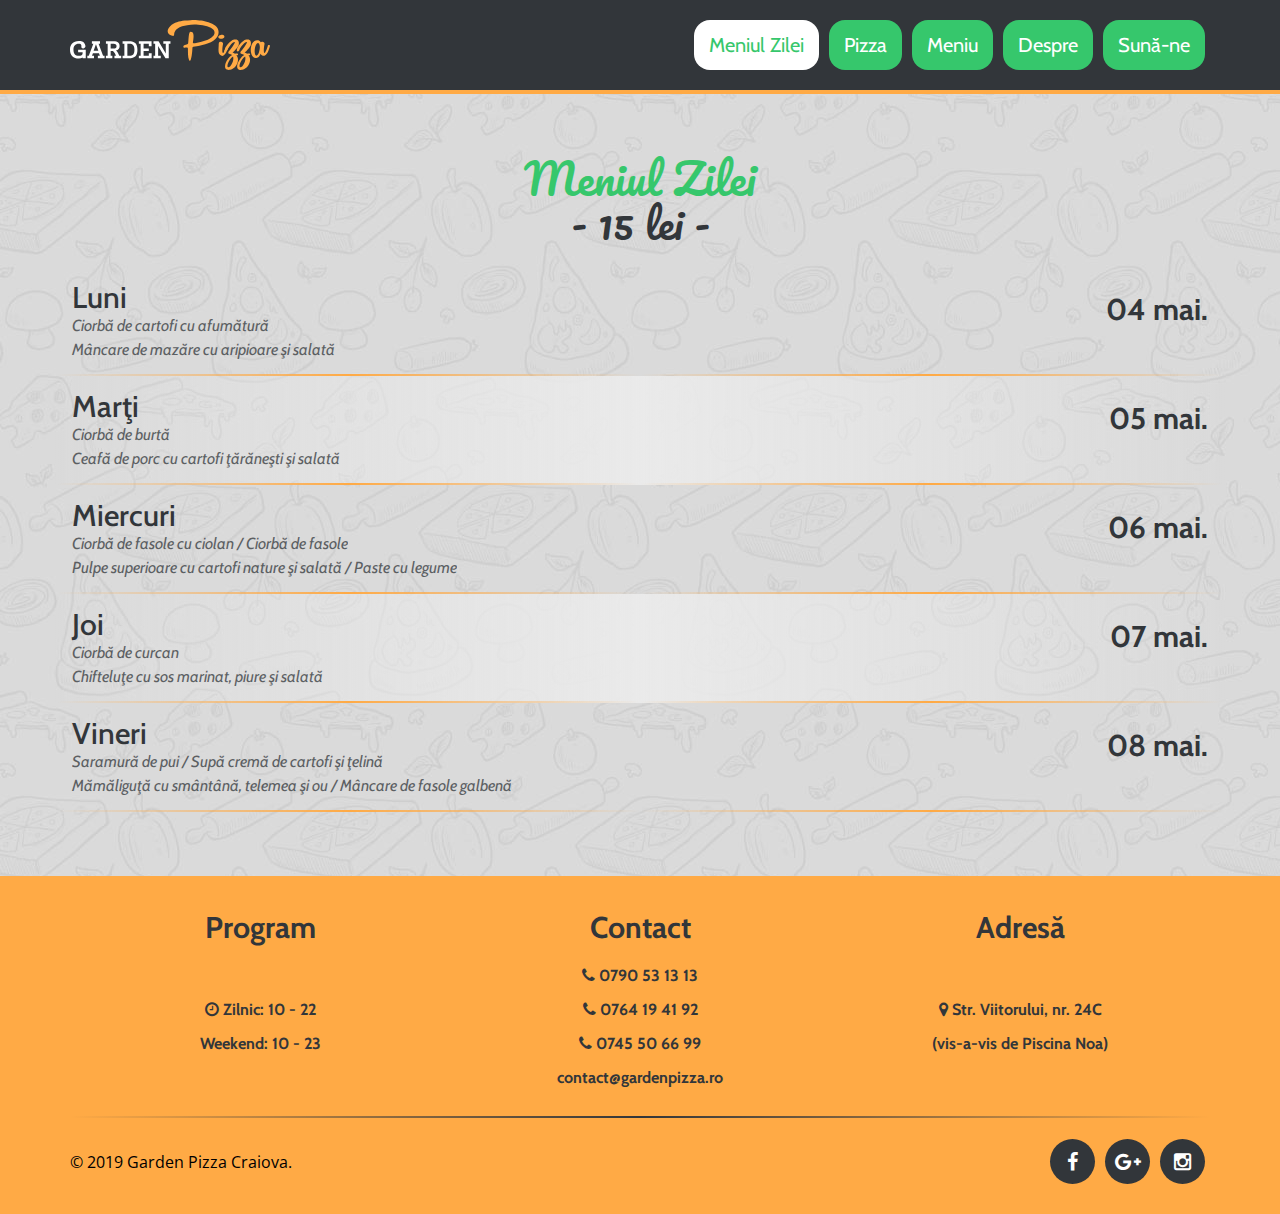
<file: meniu/zilei.html>
<!DOCTYPE html>
<html lang="en">

<head>
    <meta charset="utf-8">
    <meta http-equiv="X-UA-Compatible" content="IE=edge">
    <meta name="viewport" content="width=device-width, initial-scale=1">
    <title>Garden Pizza | Meniu</title>

    <link rel="shortcut icon" href="../assets/favicon.ico" type="image/x-icon">

    <link href="../assets/css/font-awesome.css" rel="stylesheet">
    <link href="../assets/css/bootstrap.css" rel="stylesheet">

    <link rel="stylesheet" type="text/css" href="../assets/css/slick.css">
    <link rel="stylesheet" type="text/css" href="../assets/css/bootstrap-datepicker.css">
    <link rel="stylesheet" type="text/css" href="../assets/css/magnific-popup.css">

    <link href="../style.css" rel="stylesheet">

    <link href='https://fonts.googleapis.com/css?family=Open+Sans' rel='stylesheet' type='text/css'>
    <link href='https://fonts.googleapis.com/css?family=Tangerine' rel='stylesheet' type='text/css'>

    <link href='https://fonts.googleapis.com/css?family=Courgette' rel='stylesheet' type='text/css'>
    <link href='https://fonts.googleapis.com/css?family=Cabin' rel='stylesheet' type='text/css'>
    <link href='https://fonts.googleapis.com/css?family=Pacifico' rel='stylesheet' type='text/css'>
</head>

<body>

    <!-- scroll button -->
    <a class="scrollToTop" href="#">
        <i class="fa fa-angle-double-up" style="margin-top: 10px;"></i>
    </a>
    <!-- scroll button -->

    <!-- header -->
    <header id="gp-header">
        <nav class="navbar navbar-default gp-main-navbar" role="navigation">
            <div class="container">
                <div class="navbar-header">

                    <button type="button" class="navbar-toggle collapsed" data-toggle="collapse" data-target="#navbar"
                        aria-expanded="false" aria-controls="navbar">
                        <span class="sr-only"></span>
                        <span class="icon-bar"></span>
                        <span class="icon-bar"></span>
                        <span class="icon-bar"></span>
                    </button>

                    <a class="navbar-brand" href="../index.html"><img src="../assets/img/gp.svg" alt="Logo img"></a>

                </div>
                <div id="navbar" class="navbar-collapse collapse">
                    <ul id="top-menu" class="nav navbar-nav navbar-right gp-main-nav">

                        <li class="navbar-item-lg"><a class="active">Meniul Zilei</a></li>
                        <li class="navbar-item-lg"><a href="../meniu/pizza.html">Pizza</a></li>
                        <li class="navbar-item-lg">
                            <div class="gp-dropdown">
                                <a class="gp-dropbtn">Meniu</a>
                                <div class="gp-dropdown-content" style="min-width: 100px;">
                                    <a href="../meniu/piadine.html">Piadine</a>
                                    <a href="../meniu/salate.html">Salate</a>
                                    <a href="../meniu/paste.html">Paste</a>
                                    <a href="../meniu/desert.html">Desert</a>
                                    <a href="../meniu/platouri.html">Platouri</a>
                                </div>
                            </div>
                        </li>
                        <li class="navbar-item-lg"><a href="../despre.html">Despre</a></li>
                        <li class="navbar-item-lg">
                            <div class="gp-dropdown">
                                <a class="gp-dropbtn">Sun&#259;-ne</a>
                                <div class="gp-dropdown-content" style="min-width: 175px;">
                                    <a href="tel: +40790531313">0790 53 13 13</a>
                                    <a href="tel: +40764194192">0764 19 41 92</a>
                                    <a href="tel: +40745506699">0745 50 66 99</a>
                                </div>
                            </div>
                        </li>

                        <li class="navbar-item-md gp-switch"><a href="../meniu/pizza.html">Pizza</a></li>
                        <li class="navbar-item-md gp-switch"><a href="../meniu/piadine.html">Piadine</a></li>
                        <li class="navbar-item-md gp-switch"><a href="../meniu/salate.html">Salate</a></li>
                        <li class="navbar-item-md gp-switch"><a href="../meniu/paste.html">Paste</a></li>
                        <li class="navbar-item-md gp-switch"><a href="../meniu/desert.html">Desert</a></li>
                        <li class="navbar-item-md gp-switch"><a href="../meniu/platouri.html">Platouri</a></li>
                        <li class="navbar-item-md gp-switch" id="mobile-call"><a>Sun&#259;-ne</a></li>
                        <li class="navbar-item-md gp-switch-tel"><a class="active">Meniul Zilei</a></li>
                        <li class="navbar-item-md gp-switch-tel" id="mobile-menu"><a>Meniu</a></li>
                        <li class="navbar-item-md gp-switch-tel"><a href="../despre.html">Despre</a></li>
                        <li class="navbar-item-md gp-switch-tel"><a href="tel: +40790531313">0790 53 13 13</a></li>
                        <li class="navbar-item-md gp-switch-tel"><a href="tel: +40764194192">0764 19 41 92</a></li>
                        <li class="navbar-item-md gp-switch-tel"><a href="tel: +40745506699">0745 50 66 99</a></li>

                        <!-- <li><a href="#gp-about-us">ABOUT US</a></li> -->
                    </ul>
                </div>
            </div>
        </nav>
    </header>
    <!-- header -->

    <main class="main-wrapper">
        <section class="gp-menu-wrapper">
            <div class="container">
                <div class="row">
                    <div class="col-md-12">
                        <div id="MeniuHTML"></div>
                    </div>
                </div>
            </div>
        </section>
    </main>

    <!-- footer -->
    <footer id="gp-footer">
        <div class="container">
            <div class="row">
                <div class="col-md-12">
                    <div class="gp-footer-area">
                        <div class="col-md-12 no-padding text-center" style="font-weight: bold; margin-bottom: 16px;">
                            <div class="col-md-4 column-footer">
                                <h2 style="font-weight: bold;">Program</h2>
                                <p class="footer-item-md"><a><span><br></span></a></p>
                                <p><span class="fa fa-clock-o"></span> Zilnic: 10 - 22</p>
                                <p>Weekend: 10 - 23</p>
                            </div>
                            <div class="col-md-4 column-footer">
                                <h2 style="font-weight: bold;">Contact</h2>
                                <p><a href="tel: +40790531313" class="gp-shadow"><span class="fa fa-phone"></span> 0790 53 13 13</a></p>
                                <p><a href="tel: +40764194192" class="gp-shadow"><span class="fa fa-phone"></span> 0764 19 41 92</a></p>
                                <p><a href="tel: +40745506699" class="gp-shadow"><span class="fa fa-phone"></span> 0745 50 66 99</a></p>
                                <p>contact@gardenpizza.ro</p>
                                <!-- <p><span class="fa fa-envelope-o"></span> contact@gardenpizza.ro</p> -->
                            </div>
                            <div class="col-md-4 column-footer">
                                <h2 style="font-weight: bold;">Adres&#259;</h2>
                                <p class="footer-item-md"><a><span><br></span></a></p>
                                <p><span class="fa fa-map-marker"></span> Str. Viitorului, nr. 24C</p>
                                <p>(vis-a-vis de Piscina Noa)</p>
                            </div>
                        </div>
                        <div class="col-md-12 no-padding gp-footer-end" style="padding-top: 16px;">
                            <div class="gp-footer-copyright">
                                <p class="no-margin">&copy; 2019 Garden Pizza Craiova.</p>
                            </div>
                            <div class="gp-footer-social">
                                <a href="https://www.facebook.com/gardenpizzacraiova/">
                                    <span class="fa fa-facebook"></span></a>
                                <a href="https://website-4138154070103958998182-pizzarestaurant.business.site">
                                    <span class="fa fa-google-plus"></span></a>
                                <a href="https://www.instagram.com/garden_pizza_/">
                                    <span class="fa fa-instagram"></span></a>
                            </div>
                        </div>

                    </div>
                </div>
            </div>
        </div>
    </footer>
    <!-- footer -->

    <!-- jQuery library -->
    <script src="../assets/js/jquery.min.js"></script>
    <!-- Include all compiled plugins (below), or include individual files as needed -->
    <script src="../assets/js/bootstrap.js"></script>
    <!-- Slick slider -->
    <script type="text/javascript" src="../assets/js/slick.js"></script>
    <!-- Counter -->
    <script type="text/javascript" src="../assets/js/simple-animated-counter.js"></script>
    <!-- Gallery Lightbox -->
    <script type="text/javascript" src="../assets/js/jquery.magnific-popup.min.js"></script>
    <!-- Date Picker -->
    <script type="text/javascript" src="../assets/js/bootstrap-datepicker.js"></script>
    <!-- Ajax contact form  -->
    <script type="text/javascript" src="../assets/js/app.js"></script>
    <!-- Custom js -->
    <script src="../assets/js/custom.js"></script>

    <script>
        $.getJSON("../data/meniu.json", function (data) {
            var html = '';
            html += '<div class="gp-menu-title">';
            html += ' <h1 style="margin-bottom: 0;">Meniul Zilei</h1>';
            html += ' <h2 style="margin-bottom: 0; color: var(--gp-gray)">- ' + data[0].pret + ' lei -</h2>';
            html += '</div>';

            $.each(data[0].meniu, function (index, value) {
                html += '<div class="row gp-menu-row">';
                html += ' <div class="col col-xs-9">';
                html += '  <h2 class="gp-menu-name">' + value.nume + '</h2>';
                $.each(value.info, function (pos, vector) {
                    html += ' <p class="gp-menu-info">' + vector + '</p>';
                });
                // html += '  <p class="gp-menu-info">' + value.info + '</p>';
                html += ' </div>';
                html += ' <div class="col col-xs-3">';
                html += '  <h2 class="gp-menu-price"><span class="gp-price">' + value.data +
                    '</span></h2>';
                html += ' </div>';
                html += '</div>';
            });

            $('#MeniuHTML').html(html);
        });
    </script>
</body>

</html>
</file>
<file: style.css>
/* Table of Content
==================================================
#BASIC TYPOGRAPHY
#HEADER SECTION
#NAVBAR SECTION
#SLIDER SECTION
#ABOUT US SECTION
#COUNTER SECTION
#MENU ITEM SECTION
#RESERVATION SECTION
#GALLERY SECTION
#TESTIMONIAL SECTION
#CHEF SECTION
#CONTACT SECTION
#MAP SECTION
#FOOTER SECTION
#RESPONSIVE DESIGN
*/
@import "variables.css";

body {
  background-image: url('assets/img/pattern.jpg');
  background-color: var(--gp-white-da);
  font-family: "Cabin", "Open Sans";
  color: var(--gp-gray);
  font-size: 16px;
  overflow-x: hidden;
  line-height: 24px;
}

.no-padding {
  padding: 0;
}

.no-margin {
  margin: 0;
}

ul {
  padding: 0;
  margin: 0;
  list-style: none;
}

a {
  text-decoration: none;
  color: inherit;
}

a:hover,
a:focus {
  outline: none;
  text-decoration: none;
}

a.gp-shadow:hover {
  text-shadow: 1px 2px 3px var(--gp-scnd);
}

a.gp-hover:hover {
  color: var(--gp-scnd);
}

img {
  border: none;
  max-width: 100%;
}

.main-wrapper {
  margin-top: 90px;
}

.gp-readmore-btn {
  background-color: #fff;
  font-family: "Open Sans", sans-serif;
  display: inline-block;
  font-size: 16px;
  padding: 15px 35px;
  position: relative;
  -webkit-transition: all 0.5s;
  -moz-transition: all 0.5s;
  -ms-transition: all 0.5s;
  -o-transition: all 0.5s;
  transition: all 0.5s;
}

.gp-readmore-btn::after {
  bottom: 5px;
  content: "";
  left: 5px;
  position: absolute;
  right: 5px;
  top: 5px;
  -webkit-transition: all 0.2s;
  -moz-transition: all 0.2s;
  -ms-transition: all 0.2s;
  -o-transition: all 0.2s;
  transition: all 0.2s;
}

.gp-readmore-btn:hover,
.gp-readmore-btn:focus {
  color: #fff;
}

.gp-readmore-btn:hover::after,
.gp-readmore-btn:focus::after {
  bottom: 0px;
  content: "";
  left: 0px;
  right: 0px;
  top: 0px;
}

.gp-browsmore-btn {
  background-color: #fff;
  border: 1px solid #ccc;
  display: inline-block;
  font-size: 16px;
  line-height: 18px;
  letter-spacing: 0.5px;
  padding: 12px 25px;
  -webkit-transition: all 0.5s;
  -moz-transition: all 0.5s;
  -ms-transition: all 0.5s;
  -o-transition: all 0.5s;
  transition: all 0.5s;
}

.gp-browsmore-btn:hover,
.gp-browsmore-btn:focus {
  color: #fff;
}

.gp-send-btn {
  background-color: transparent;
  border: 1px solid #ccc;
  display: inline-block;
  font-size: 16px;
  padding: 10px 18px;
  -webkit-transition: all 0.5s;
  -moz-transition: all 0.5s;
  -ms-transition: all 0.5s;
  -o-transition: all 0.5s;
  transition: all 0.5s;
}

.gp-send-btn:hover,
.gp-send-btn:focus {
  color: #fff;
}

/* HEADER SECTION */

#gp-header {
  background-color: var(--gp-gray);
  border-bottom: 4px solid var(--gp-main);
  position: fixed;
  left: 0;
  top: 0;
  right: 0;
  width: 100%;
  z-index: 999;
}

/* NAVBAR SECTION */

.gp-switch-tel {
  display: none;
}

.gp-main-navbar {
  background-color: transparent;
  border: none;
  padding: 20px 0;
  border-radius: 0;
  margin-bottom: 0;
  -webkit-transition: all 0.5s;
  -moz-transition: all 0.5s;
  -ms-transition: all 0.5s;
  -o-transition: all 0.5s;
  transition: all 0.5s;
}

.gp-main-navbar .gp-main-nav {
  /* font-family: "Open Sans", sans-serif; */
  font-size: 20px;
}

.gp-main-navbar .gp-main-nav li a {
  color: #fff;
  background-color: var(--gp-scnd);
  border-radius: 16px;
  -webkit-transition: all 0.5s;
  -moz-transition: all 0.5s;
  -ms-transition: all 0.5s;
  -o-transition: all 0.5s;
  transition: all 0.5s;
}

.gp-main-navbar .gp-main-nav li a.active {
  background-color: white;
  color: var(--gp-scnd);
  cursor: default;
}

.gp-main-navbar .gp-main-nav .dropdown-menu {
  background-color: #fff;
  border-radius: 0;
}

.gp-main-navbar .gp-main-nav .dropdown-menu li a {
  padding: 10px 20px;
}

.navbar-brand {
  display: inline-block;
  padding: 0;
  height: auto;
  width: 200px;
  -webkit-transition: all 0.5s;
  -moz-transition: all 0.5s;
  -ms-transition: all 0.5s;
  -o-transition: all 0.5s;
  transition: all 0.5s;
}

/* .gp-main-navbar .navbar-header .navbar-brand img {
  margin-top: -10px;
}
.gp-main-navbar .navbar-header .navbar-brand-small {
  height: 20px;
  margin-top: 16px;
  width: 105px;
}
.gp-main-navbar .navbar-header .navbar-brand-small span {
  margin-top: -4px;
} */

.navbar-default .navbar-nav>.active>a,
.navbar-default .navbar-nav>.active>a:hover,
.navbar-default .navbar-nav>.active>a:focus {
  color: var(--gp-scnd);
  background-color: white;
}

.gp-dropdown {
  float: left;
  overflow: hidden;
  cursor: default;
}

.gp-dropdown .gp-dropbtn {
  color: white;
  margin: 0;
  background-color: var(--gp-scnd);
  border-radius: 16px;
  -webkit-transition: all 0.5s;
  -moz-transition: all 0.5s;
  -ms-transition: all 0.5s;
  -o-transition: all 0.5s;
  transition: all 0.5s;
}

.gp-dropdown-content {
  display: none;
  position: absolute;
  z-index: 1;
}

.gp-dropdown-content a {
  float: none;
  margin-top: 4px;
  padding: 10px 15px;
  text-decoration: none;
  display: block;
  text-align: left;
  /* box-shadow: 0px 2.5px 5px 0px white; */
}

.gp-dropdown-content a:hover {
  background-color: #ddd;
  /* box-shadow: 0px 2.5px 5px 0px var(--gp-main); */
}

.gp-dropdown:hover .gp-dropdown-content {
  /* opacity: 1;
  -webkit-transition: all 0.5s;
  -moz-transition: all 0.5s;
  -ms-transition: all 0.5s;
  -o-transition: all 0.5s;
  transition: all 0.5s; */
  display: block;
}

.gp-dropdown:not(:hover) .gp-dropdown-content {
  /* opacity: 0;
  -webkit-transition: all 0.5s;
  -moz-transition: all 0.5s;
  -ms-transition: all 0.5s;
  -o-transition: all 0.5s;
  transition: all 0.5s; */
  display: none;
}

/*scroll to top*/

.scrollToTop {
  bottom: 48px;
  color: var(--gp-scnd);
  display: none;
  font-size: 32px;
  line-height: 50px;
  position: fixed;
  right: 15px;
  text-align: center;
  text-decoration: none;
  width: 55px;
  height: 55px;
  z-index: 999;
  -webkit-transition: all 0.5s ease 0s;
  -moz-transition: all 0.5s ease 0s;
  -ms-transition: all 0.5s ease 0s;
  -o-transition: all 0.5s ease 0s;
  transition: all 0.5s ease 0s;
  border-radius: 50%;
  background-color: var(--gp-gray);
}

.scrollToTop:hover,
.scrollToTop:focus {
  background-color: var(--gp-gray);
  color: var(--gp-scnd);
}

/* SLIDER SECTION */

#gp-slider {
  display: inline;
  float: left;
  margin-top: 90px;
  width: 100%;
  position: relative;
}

.gp-slider-area {
  display: inline;
  float: left;
  width: 100%;
}

.gp-top-slider {
  display: inline;
  float: left;
  width: 100%;
}

.gp-top-slider-single {
  display: inline;
  float: left;
  position: relative;
  width: 100%;
}

.gp-top-slider .gp-top-slider-single:after {
  background-color: rgba(0, 0, 0, 0.5);
  bottom: 0;
  content: "";
  left: 0;
  position: absolute;
  right: 0;
  top: 0;
  z-index: 9;
}

.gp-top-slider .gp-top-slider-single img {
  width: 100%;
}

.gp-top-slider .gp-top-slider-single .gp-top-slider-content {
  position: absolute;
  left: 15%;
  top: 30%;
  right: 15%;
  text-align: center;
  z-index: 99;
}

.gp-top-slider .gp-top-slider-single .gp-top-slider-content .gp-slider-small-title {
  font-family: "Tangerine", cursive;
  font-size: 100px;
  font-weight: 400;
  line-height: 40px;
  color: var(--gp-scnd);
}

.gp-top-slider .gp-top-slider-single .gp-top-slider-content .gp-slider-title {
  color: white;
  font-size: 70px;
  line-height: 90px;
}

.gp-top-slider .gp-top-slider-single .gp-top-slider-content p {
  color: var(--gp-main);
  font-size: 20px;
  margin-bottom: 30px;
  margin-top: 10px;
  padding: 0 30px;
  font-style: italic;
}

.gp-top-slider .slick-prev::before {
  content: "\f177";
  font-family: fontAwesome;
}

.gp-top-slider .slick-next::before {
  content: "\f178";
  font-family: fontAwesome;
}

.gp-top-slider .slick-prev,
.gp-top-slider .slick-next {
  background-color: transparent;
  border: 2px solid #888;
  height: 60px;
  top: 50%;
  width: 70px;
  -webkit-transition: all 0.5s;
  -moz-transition: all 0.5s;
  -ms-transition: all 0.5s;
  -o-transition: all 0.5s;
  transition: all 0.5s;
}

.gp-top-slider .slick-prev::before,
.gp-top-slider .slick-next::before {
  color: #888;
}

.gp-top-slider .slick-prev:hover,
.gp-top-slider .slick-prev:focus,
.gp-top-slider .slick-next:hover,
.gp-top-slider .slick-next:focus {
  color: #fff;
}

.gp-top-slider .slick-prev:hover::before,
.gp-top-slider .slick-prev:focus::before,
.gp-top-slider .slick-next:hover::before,
.gp-top-slider .slick-next:focus::before {
  color: #fff;
}

.gp-top-slider .slick-prev {
  left: 20px;
}

.gp-top-slider .slick-next {
  right: 20px;
}

.gp-top-slider .slick-dots {
  bottom: 20px;
}

.gp-top-slider .slick-dots li button {
  border-radius: 50%;
}

.gp-top-slider .slick-dots li button::before {
  color: transparent;
  background: transparent;
  border-radius: 50%;
  -webkit-transition: all 0.5s;
  -o-transition: all 0.5s;
  transition: all 0.5s;
}

.gp-top-slider .slick-dots li.slick-active button::before {
  color: transparent;
  border-radius: 50%;
  opacity: 1;
}

/* ABOUT US SECTION */

#gp-about-us {
  display: inline;
  float: left;
  width: 100%;
  padding: 75px 0;
}

.gp-about-us-area {
  display: inline;
  float: left;
  width: 100%;
}

.gp-about-us-right {
  display: inline;
  float: left;
  margin-top: 88px;
  margin-bottom: 88px;
  padding: 0;
  width: 100%;
  text-align: center;
}

.gp-about-us-right h1 {
  font-size: 56px;
  font-family: "Pacifico";
  color: var(--gp-gray);
  text-shadow: 3px 2px 1px var(--gp-main);
  margin-bottom: opx;
}

.gp-about-us-right h2 {
  font-size: 40px;
  font-family: "Pacifico";
  color: var(--gp-scnd);
  text-shadow: 3px 2px 1px var(--gp-gray);
  margin-bottom: 32px;
}

.gp-about-us-right ul {
  margin-bottom: 20px;
  padding-left: 25px;
}

.gp-about-us-right ul li {
  line-height: 24px;
  margin-bottom: 10px;
}

.gp-about-us-right ul li:before {
  content: "\f0da";
  font-family: fontAwesome;
  margin-right: 10px;
}

.gp-about-us-left {
  position: relative;
  display: inline;
  float: left;
  width: 100%;
  height: 345px;
}

.gp-about-us-left img {
  position: absolute;
  left: 0;
  -webkit-transition: opacity 0.75s ease-in-out;
  -moz-transition: opacity 0.75s ease-in-out;
  -o-transition: opacity 0.75s ease-in-out;
  transition: opacity 0.75s ease-in-out;
  border-radius: 16px;
}

.gp-about-us-left img.transparent {
  opacity: 0;
}

.gp-title {
  display: inline;
  float: left;
  width: 100%;
  margin-bottom: 16px;
  text-align: center;
}

.gp-title .gp-subtitle {
  font-size: 50px;
  font-family: "Tangerine", cursive;
  line-height: 30px;
}

.gp-title h2 {
  color: var(--gp-scnd);
  font-family: "Leckerli One";
  font-size: 48px;
  margin-bottom: 16px;
}

@media (max-width: 449.98px) {
  .gp-about-us-right h1 {
    font-size: 38px;
  }
}

/* COUNTER SECTION */

#gp-counter {
  background-attachment: fixed;
  background-image: url('assets/img/counter-bg.jpg');
  background-size: cover;
  display: inline;
  float: left;
  width: 100%;
}

.gp-counter-overlay {
  background-color: rgba(0, 0, 0, 0.55);
  box-shadow: 0px 0px 40px 20px var(--gp-gray);
  display: inline;
  padding: 100px 0;
  float: left;
  width: 100%;
}

.gp-counter-area {
  display: inline;
  float: left;
  width: 100%;
}

.gp-counter-nav {
  line-height: 80px;
  text-align: center;
  font-family: 'Tangerine';
  font-size: 80px;
  font-style: italic;
  color: white;
}

.gp-counter-nav {
  display: inline-block;
  width: 100%;
}

.gp-counter-nav li {
  display: inline-block;
}

.gp-counter-nav li:last-child {
  border-right: none;
}

.gp-counter-nav li .gp-single-counter {
  color: #fff;
  display: inline;
  float: left;
  padding: 25px 0;
  text-align: center;
  width: 100%;
}

.gp-counter-nav li .gp-single-counter span {
  font-family: "Tangerine", cursive;
  font-size: 40px;
}

.gp-counter-nav li .gp-single-counter h3 {
  font-size: 50px;
  font-weight: bold;
  line-height: 40px;
  margin-bottom: 15px;
  margin-top: 10px;
}

.gp-counter-nav li .gp-single-counter h3 span {
  font-family: "Open Sans", sans-serif;
  font-size: 35px;
  font-weight: bold;
  line-height: 40px;
}

.gp-counter-nav li .gp-single-counter h3 sup {
  font-weight: normal;
  display: inline-block;
  font-size: 35px;
}

.gp-counter-nav li .gp-single-counter p {
  font-size: 18px;
  letter-spacing: 1.5px;
  margin-bottom: 0;
}

/* MENU ITEM SECTION */

#gp-restaurant-menu {
  display: inline;
  float: left;
  width: 100%;
  padding: 100px 0;
}

.gp-restaurant-menu-area {
  display: inline;
  float: left;
  width: 100%;
}

.gp-restaurant-menu-content {
  display: inline;
  float: left;
  margin-top: 30px;
  width: 100%;
}

.gp-restaurant-menu {
  display: inline-block;
  width: 100%;
  text-align: center;
  border: none;
}

.gp-restaurant-menu li {
  display: inline-block;
  float: none;
}

.gp-restaurant-menu li a {
  font-family: "Open Sans", sans-serif;
  font-size: 18px;
  border-radius: 0;
  color: #fff;
  font-size: 18px;
  margin: 0 15px;
  -webkit-transition: all 0.5s;
  -moz-transition: all 0.5s;
  -ms-transition: all 0.5s;
  -o-transition: all 0.5s;
  transition: all 0.5s;
}

.gp-restaurant-menu li a:hover,
.gp-restaurant-menu .active a,
.gp-restaurant-menu .active a:hover,
.gp-restaurant-menu .active a:focus {
  background-color: #FFF;
}

.gp-tab-content-area {
  display: inline;
  float: left;
  width: 100%;
  padding: 50px 0;
}

.gp-tab-content-left {
  display: inline;
  float: left;
  padding-right: 15px;
  width: 100%;
}

.gp-tab-content-right {
  display: inline;
  float: left;
  padding-left: 15px;
  width: 100%;
}

.gp-menu-item-nav li {
  border-bottom: 1px dashed #ccc;
  display: inline;
  float: left;
  margin-bottom: 20px;
  padding-bottom: 15px;
  width: 100%;
}

.gp-menu-item-nav li:last-child {
  border-bottom: none;
  margin-bottom: 0;
}

.gp-menu-item-nav li .media .media-left {
  width: 110px;
  height: 110px;
}

.gp-menu-item-nav li .media .media-left a,
.gp-menu-item-nav li .media .media-left a img {
  display: block;
  width: 110px;
  height: 110px;
}

.gp-menu-item-nav li .media .media-body .media-heading {
  font-size: 20px;
  margin-bottom: 10px;
}

.gp-menu-item-nav li .media .media-body .media-heading a {
  -webkit-transition: all 0.5s;
  -moz-transition: all 0.5s;
  -ms-transition: all 0.5s;
  -o-transition: all 0.5s;
  transition: all 0.5s;
}

.gp-menu-item-nav li .media .media-body .gp-menu-price {
  font-size: 16px;
  font-weight: bold;
  letter-spacing: 1.5px;
  line-height: 20px;
}

.gp-menu-item-nav li .media .media-body p {
  margin-top: 10px;
  font-size: 14px;
}

/* RESERVATION SECTION */

#gp-reservation {
  background-color: white;
  display: inline;
  float: left;
  padding: 50px 0;
  width: 100%;
}

.gp-reservation-area {
  display: inline;
  float: left;
  width: 100%;
}

.gp-reservation-area .gp-title h2 {
  color: #fff;
}

.gp-reservation-content {
  display: inline;
  float: left;
  margin-top: 20px;
  padding: 0 100px;
  width: 100%;
}

.gp-reservation-content h3 {
  color: #fff;
  display: inline-block;
  padding-bottom: 10px;
  font-weight: bold;
}

.gp-reservation-content p {
  color: #fff;
  letter-spacing: 0.5px;
  padding: 0 50px;
  text-align: center;
}

.gp-reservation-left {
  display: inline;
  float: left;
  margin-top: 30px;
  width: 100%;
}

.gp-reservation-form .form-control {
  margin-bottom: 20px;
}

.gp-reservation-form input[type="text"],
.gp-reservation-form input[type="email"] {
  border-radius: 0;
  color: #000;
  height: 40px;
}

.gp-reservation-form input[type="text"]:focus,
.gp-reservation-form input[type="email"]:focus {
  box-shadow: none;
}

.gp-reservation-form input[type="text"]::-webkit-input-placeholder,
.gp-reservation-form input[type="email"]::-webkit-input-placeholder {
  color: #555;
}

.gp-reservation-form input[type="text"]:-moz-placeholder,
.gp-reservation-form input[type="email"]:-moz-placeholder {
  color: #555;
}

.gp-reservation-form input[type="text"]::-moz-placeholder,
.gp-reservation-form input[type="email"]::-moz-placeholder {
  color: #555;
}

.gp-reservation-form input[type="text"]:-ms-input-placeholder,
.gp-reservation-form input[type="email"]:-ms-input-placeholder {
  color: #555;
}

.gp-reservation-form select {
  border-radius: 0;
  height: 40px;
}

.gp-reservation-form select:focus {
  box-shadow: none;
}

.gp-reservation-form select option {
  margin-bottom: 10px;
  color: #000;
}

.gp-reservation-form textarea {
  border-radius: 0;
  color: #000;
  padding: 10px;
}

.gp-reservation-form textarea:focus {
  box-shadow: none;
}

.gp-reservation-form textarea::-webkit-input-placeholder {
  color: #555;
}

.gp-reservation-form textarea:-moz-placeholder {
  color: #555;
}

.gp-reservation-form textarea::-moz-placeholder {
  color: #555;
}

.gp-reservation-form textarea:-ms-input-placeholder {
  color: #555;
}

.gp-reservation-form button[type="submit"] {
  border: none;
  margin-top: 20px;
  margin-left: 15px;
}

.datepicker {
  border-radius: 0;
  padding: 6px 10px;
}

.datepicker .datepicker-switch,
.datepicker .prev,
.datepicker .next,
.datepicker tfoot tr th {
  font-size: 20px;
}

.table-condensed>thead>tr>th,
.table-condensed>tbody>tr>th,
.table-condensed>tfoot>tr>th,
.table-condensed>thead>tr>td,
.table-condensed>tbody>tr>td,
.table-condensed>tfoot>tr>td {
  padding: 6px;
}

.datepicker table tr td.day:hover {
  color: #fff;
}

.gp-reservation-right {
  background-color: #fff;
  display: inline;
  float: left;
  margin-top: 40px;
  width: 100%;
  padding: 10px;
}

.gp-opening-hour {
  display: inline;
  float: left;
  width: 100%;
  padding: 10px;
}

.gp-opening-hour h2 {
  font-family: "Tangerine", cursive;
  font-size: 50px;
  margin: 10px 15px 20px;
  padding-bottom: 15px;
  text-align: center;
}

.gp-opening-hour ul li {
  margin-bottom: 25px;
  letter-spacing: 2px;
}

.gp-opening-hour ul p {
  color: #000;
  margin-bottom: 0;
  text-transform: uppercase;
  font-size: 14px;
  font-weight: 600;
}

/* GALLERY SECTION */

#gp-gallery {
  display: inline;
  float: left;
  padding: 50px 0;
  width: 100%;
}

.gp-gallery-area {
  display: inline;
  float: left;
  width: 100%;
}

.gp-gallery-content {
  display: inline;
  float: left;
  width: 100%;
}

.gp-gallery-body {
  display: inline;
  float: left;
  width: 100%;
}

.gp-single-gallery {
  display: inline;
  float: left;
  margin-bottom: 30px;
  width: 33.33%;
}

.gp-single-gallery:last-child {
  margin-bottom: 0px;
}

.gp-single-gallery .gp-single-gallery-item {
  display: inline;
  float: left;
  width: 100%;
  position: relative;
}

.gp-single-gallery .gp-single-gallery-item:hover .gp-single-gallery-info {
  background-color: rgba(0, 0, 0, 0.8);
  opacity: 1;
}

.gp-single-gallery .gp-single-gallery-item .gp-single-gallery-img {
  border-radius: 16px;
  display: inline;
  float: left;
  overflow: hidden;
  width: 100%;
}

.gp-single-gallery .gp-single-gallery-item .gp-single-gallery-img img {
  -webkit-transition: all 0.8s;
  -moz-transition: all 0.8s;
  -ms-transition: all 0.8s;
  -o-transition: all 0.8s;
  transition: all 0.8s;
}

.gp-single-gallery .gp-single-gallery-item .gp-single-gallery-info {
  background-color: rgba(0, 0, 0, 0.8);
  position: absolute;
  left: 0;
  top: 0;
  right: 0;
  bottom: 0;
  text-align: center;
  padding-top: 28%;
  opacity: 0;
  -webkit-transition: all 0.8s;
  -moz-transition: all 0.8s;
  -ms-transition: all 0.8s;
  -o-transition: all 0.8s;
  transition: all 0.8s;
  border-radius: 16px;
}

/* TESTIMONIAL SECTION */

#gp-client-testimonial {
  background-image: url('assets/img/testimonial-bg.jpg');
  background-size: cover;
  background-attachment: fixed;
  display: inline;
  float: left;
  width: 100%;
}

#gp-client-testimonial .gp-overlay {
  background-color: rgba(0, 0, 0, 0.8);
  display: inline;
  float: left;
  padding: 70px 0 100px;
  width: 100%;
}

#gp-client-testimonial .gp-title h2 {
  color: #fff;
}

.gp-client-testimonial-area {
  display: inline;
  float: left;
  width: 100%;
}

.gp-testimonial-content {
  display: inline;
  float: left;
  width: 100%;
}

.gp-testimonial-slider {
  display: inline;
  float: left;
  width: 100%;
}

.gp-testimonial-slider li {
  display: inline;
  float: left;
  width: 100%;
}

.gp-testimonial-slider li .gp-testimonial-single {
  display: inline;
  float: left;
  padding: 0 150px;
  position: relative;
  width: 100%;
}

.gp-testimonial-slider li .gp-testimonial-single .gp-testimonial-info {
  display: inline;
  float: left;
  width: 100%;
  text-align: center;
}

.gp-testimonial-slider li .gp-testimonial-single .gp-testimonial-info p {
  color: #fff;
  font-size: 20px;
  letter-spacing: 0.5px;
  line-height: 35px;
  margin-top: 30px;
  padding: 0;
  position: relative;
  z-index: 20;
}

.gp-testimonial-slider li .gp-testimonial-single .gp-testimonial-info p:before {
  content: '\f10e';
  font-family: fontAwesome;
  font-size: 50px;
  left: 1%;
  position: absolute;
  text-align: center;
  top: 20%;
  opacity: 0.6;
  width: 100%;
  z-index: -10;
}

.gp-testimonial-slider li .gp-testimonial-single .gp-testimonial-bio {
  color: #fff;
  display: inline-block;
  float: left;
  margin-top: 5px;
  margin-bottom: 25px;
  position: relative;
  text-align: center;
  width: 100%;
  z-index: 30;
}

.gp-testimonial-slider li .gp-testimonial-single .gp-testimonial-bio p {
  display: inline-block;
  font-size: 18px;
  font-weight: bold;
  font-family: "Open Sans", sans-serif;
  letter-spacing: 1px;
  margin-bottom: 0;
  min-width: 175px;
  padding-top: 10px;
}

.gp-testimonial-slider .slick-dots {
  text-align: center;
}

.gp-testimonial-slider .slick-dots li {
  border-radius: 50%;
  width: 20px;
  display: inline-block;
  float: none;
  -webkit-transition: all 0.5s;
  -moz-transition: all 0.5s;
  -ms-transition: all 0.5s;
  -o-transition: all 0.5s;
  transition: all 0.5s;
}

.gp-testimonial-slider .slick-dots li button {
  display: none;
}

/* CHEF SECTION */

#gp-chef {
  display: inline;
  float: left;
  padding: 100px 0;
  width: 100%;
}

.gp-chef-area {
  display: inline;
  float: left;
  width: 100%;
}

.gp-chef-content {
  display: inline;
  float: left;
  margin-top: 30px;
  padding-bottom: 60px;
  width: 100%;
}

.gp-chef-nav {
  display: inline;
  float: left;
  text-align: center;
  width: 100%;
}

.gp-chef-nav .slick-list li {
  background-color: #f8f8f8;
  display: inline-block;
  margin: 0 5px;
  width: 22%;
  overflow: hidden;
}

.gp-chef-nav .slick-list li:first-child {
  margin-left: 0;
}

.gp-chef-nav .slick-list li:last-child {
  margin-right: 0;
}

.gp-chef-nav .slick-list li .gp-single-chef {
  display: inline;
  float: left;
  width: 100%;
  position: relative;
}

.gp-chef-nav .slick-list li .gp-single-chef:hover .gp-single-chef-social {
  bottom: 0;
  opacity: 1;
}

.gp-chef-nav .slick-list li .gp-single-chef .gp-single-chef-img {
  display: inline;
  float: left;
  width: 100%;
}

.gp-chef-nav .slick-list li .gp-single-chef .gp-single-chef-img img {
  width: 100%;
}

.gp-chef-nav .slick-list li .gp-single-chef .gp-single-chef-info {
  display: inline;
  float: left;
  padding: 10px 10px 20px;
  width: 100%;
}

.gp-chef-nav .slick-list li .gp-single-chef .gp-single-chef-info h4 {
  margin-bottom: 5px;
}

.gp-chef-nav .slick-list li .gp-single-chef .gp-single-chef-info span {
  font-size: 14px;
  letter-spacing: 0.5px;
}

.gp-chef-nav .slick-list li .gp-single-chef .gp-single-chef-social {
  background-color: #000;
  position: absolute;
  bottom: -100%;
  left: 0;
  right: 0;
  padding: 23px 20px;
  text-align: center;
  opacity: 0;
  -webkit-transition: all 0.5s;
  -moz-transition: all 0.5s;
  -ms-transition: all 0.5s;
  -o-transition: all 0.5s;
  transition: all 0.5s;
}

.gp-chef-nav .slick-list li .gp-single-chef .gp-single-chef-social a {
  display: inline-block;
  margin: 0 5px;
  padding: 5px;
  text-align: center;
  width: 35px;
  -webkit-transition: all 0.5s;
  -moz-transition: all 0.5s;
  -ms-transition: all 0.5s;
  -o-transition: all 0.5s;
  transition: all 0.5s;
}

.gp-chef-nav .slick-list li .gp-single-chef .gp-single-chef-social a:hover,
.gp-chef-nav .slick-list li .gp-single-chef .gp-single-chef-social a:focus {
  color: #fff;
}

.gp-chef-nav .slick-dots {
  text-align: center;
  margin-bottom: -30px;
}

.gp-chef-nav .slick-dots li {
  border-radius: 50%;
  width: 20px;
  display: inline-block;
  float: none;
  -webkit-transition: all 0.5s;
  -moz-transition: all 0.5s;
  -ms-transition: all 0.5s;
  -o-transition: all 0.5s;
  transition: all 0.5s;
}

.gp-chef-nav .slick-dots li button {
  display: none;
}

/* CONTACT SECTION */

#gp-contact {
  background-color: #f8f8f8;
  display: inline;
  float: left;
  padding: 100px 0;
  width: 100%;
}

.gp-contact-area {
  display: inline;
  float: left;
  width: 100%;
}

.gp-contact-content {
  display: inline;
  float: left;
  margin-top: 30px;
  width: 100%;
}

.gp-contact-left {
  display: inline;
  float: left;
  font-family: "Open Sans", sans-serif;
  width: 100%;
}

.gp-contact-left .form-group {
  margin-bottom: 25px;
}

.gp-contact-left .form-group label {
  font-size: 16px;
  margin-bottom: 8px;
  letter-spacing: 0.5px;
}

.gp-contact-form input[type="text"],
.gp-contact-form input[type="email"] {
  color: #000;
  border-radius: 0;
  height: 40px;
}

.gp-contact-form input[type="text"]:focus,
.gp-contact-form input[type="email"]:focus {
  box-shadow: none;
}

.gp-contact-form textarea {
  color: #000;
  border-radius: 0;
  padding: 10px;
}

.gp-contact-form textarea:focus {
  box-shadow: none;
}

.gp-contact-right {
  display: inline;
  float: left;
  padding: 0 30px;
  width: 100%;
}

.gp-contact-right .gp-contact-widget {
  display: inline;
  float: left;
  margin-bottom: 25px;
  width: 100%;
}

.gp-contact-right .gp-contact-widget h3 {
  margin-top: 0px;
  padding-bottom: 10px;
  display: inline-block;
}

.gp-contact-right .gp-contact-widget>p {
  letter-spacing: 0.5px;
  line-height: 26px;
}

.gp-contact-right .gp-contact-widget address {
  margin-top: 20px;
}

.gp-contact-right .gp-contact-widget address p {
  letter-spacing: 0.5px;
}

.gp-contact-right .gp-contact-widget address p i {
  margin-right: 10px;
  width: 20px;
  text-align: center;
}

.gp-contact-right .gp-contact-widget address p span {
  display: inline-block;
  margin-right: 20px;
  min-width: 130px;
}

#form-messages {
  margin-bottom: 10px;
  background-color: #fff;
}

.success {
  padding: 1em;
  margin-bottom: 0.75rem;
  text-shadow: 0 1px 0 rgba(255, 255, 255, 0.5);
  color: #468847;
  background-color: #dff0d8;
  border: 1px solid #d6e9c6;
  -webkit-border-radius: 4px;
  -moz-border-radius: 4px;
  border-radius: 4px;
}

.error {
  padding: 1em;
  margin-bottom: 0.75rem;
  text-shadow: 0 1px 0 rgba(255, 255, 255, 0.5);
  color: #b94a48;
  background-color: #f2dede;
  border: 1px solid rgba(185, 74, 72, 0.3);
  -webkit-border-radius: 4px;
  -moz-border-radius: 4px;
  border-radius: 4px;
}

/* MAP SECTION */

#gp-map {
  display: inline;
  float: left;
  height: 450px;
  width: 100%;
}

#gp-map iframe {
  width: 100%;
  height: 100%;
}

/* MENU */

.gp-menu-row:hover {
  text-shadow: 3px 3px 4px var(--gp-scnd);
}

.gp-menu-row:hover .gp-menu-more a {
  text-shadow: initial;
}

.gp-menu-row>.col {
  padding-top: 12px;
  padding-bottom: 12px;
}

.gp-menu-row>.gp-menu-more>span {
  border-radius: 16px;
  padding: 12px;
  background-color: var(--gp-main);
  font-size: 30px;
  box-shadow: 0px 2.5px 4px 0px var(--gp-gray);
}

.gp-menu-row>.col.gp-menu-more {
  padding: 40px;
  text-align: center;
}

.gp-menu-title {
  text-align: center;
  display: inline;
  float: right;
  width: 100%;
  margin-bottom: 24px;
}

.gp-menu-wrapper#gp-daily-menu .gp-menu-row:last-child {
  border-bottom: 0;
}

.gp-menu-wrapper {
  display: inline;
  float: left;
  width: 100%;
  padding: 64px 0;
}

.gp-menu-wrapper .gp-menu-row:nth-child(odd) {
  background-image: var(--gp-white-gr);
}

.gp-menu-row {
  border-width: 2px;
  border-style: solid;
  border-image: linear-gradient(90deg, transparent, var(--gp-main), transparent, var(--gp-main), transparent) 0% 0% 100% 0%;
}

.gp-menu-row-bg {
  background-image: var(--gp-white-gr);
}

.gp-price {
  color: var(--gp-gray);
}

.gp-menu-price {
  white-space: nowrap;
  margin: 12px 0px;
  font-weight: bold;
  float: right;
}

.gp-menu-info {
  font-style: italic;
  opacity: 0.75;
  margin-bottom: 0px;
}

.gp-menu-name {
  margin-bottom: 0px;
}

.gp-menu-title>h1 {
  font-size: 43px;
}

.gp-menu-title>h2 {
  font-size: 40px;
}

.gp-menu-title>h1,
.gp-menu-title>h2 {
  font-family: "Pacifico";
  color: var(--gp-scnd);
  text-align: center;
}

.hr-line {
  width: 16%;
  border-width: 0px 0px 12px 0px;
  border-bottom-color: var(--gp-scnd);
  border-style: dotted;
}

.hr-text {
  line-height: 2em;
  height: 3em;
  position: relative;
  border: 0;
  color: var(--gp-scnd);
}

.hr-text:before {
  content: '';
  background: linear-gradient(90deg, transparent, #36c76c, transparent);
  position: absolute;
  left: 0;
  top: 50%;
  width: 100%;
  height: 2px;
}

.hr-text:after {
  font-size: 40px;
  font-family: "Pacifico";
  content: attr(data-content);
  position: relative;
  display: inline-block;
  padding: 0 .5em;
  line-height: 1em;
  color: var(--gp-scnd);
  background-color: var(--gp-white-da);
}

/* FOOTER SECTION */

#gp-footer {
  background-color: var(--gp-main);
  color: var(--gp-gray);
  display: inline;
  float: left;
  padding: 35px 0 25px 0;
  width: 100%;
}

.gp-footer-area {
  display: inline;
  float: left;
  width: 100%;
  text-align: center;
}

.gp-footer-end {
  border-top-width: 2px;
  border-top-style: solid;
  border-image: linear-gradient(90deg, transparent, var(--gp-gray), transparent) 100% 0% 0% 0%;
  align-items: center;
  display: flex;
}

.gp-footer-social {
  justify-content: flex-end;
  display: flex;
  width: 50%;
}

.gp-footer-social a {
  background-color: var(--gp-gray);
  border-radius: 50%;
  color: #fff;
  display: inline-block;
  font-size: 20px;
  height: 45px;
  line-height: 47px;
  margin: 5px;
  text-align: center;
  width: 45px;
  -webkit-transition: all 0.5s;
  -moz-transition: all 0.5s;
  -ms-transition: all 0.5s;
  -o-transition: all 0.5s;
  transition: all 0.5s;
}

.gp-footer-social a:hover {
  color: var(--gp-scnd);
}

.gp-footer-copyright {
  justify-content: flex-start;
  display: flex;
  width: 50%;
}

.gp-footer-copyright p {
  font-family: "Open Sans", sans-serif;
  color: black;
}

/* RESPONSIVE DESIGN */

@media (max-width: 1199.98px) {

  .gp-main-navbar .gp-main-nav li a {
    padding-left: 10px;
    padding-right: 10px;
  }

  .gp-top-slider .gp-top-slider-single .gp-top-slider-content {
    position: absolute;
    left: 5%;
    top: 15%;
    right: 5%;
  }

  .gp-top-slider .gp-top-slider-single .gp-top-slider-content .gp-slider-small-title {
    font-size: 80px;
  }

  .gp-top-slider .gp-top-slider-single .gp-top-slider-content .gp-slider-title {
    font-size: 55px;
    line-height: 70px;
  }

  .gp-reservation-content {
    padding: 0;
  }

  .gp-testimonial-slider li .gp-testimonial-single {
    padding: 0 50px;
  }

  .gp-chef-nav .slick-list li .gp-single-chef .gp-single-chef-social {
    padding: 23px 5px;
  }

  .gp-single-gallery .gp-single-gallery-item .gp-single-gallery-info {
    padding-top: 26%;
  }
}


@media (max-width: 991.98px) {

  /* .gp-main-navbar .gp-main-nav li a {
    padding-left: 5px;
    padding-right: 5px;
    font-size: 14px;
  } */

  .column-footer {
    padding-top: 24px;
    border-bottom-width: 2px;
    border-bottom-style: solid;
    border-image: linear-gradient(90deg, transparent, var(--gp-gray), transparent) 0% 0% 100% 0%;
  }

  .column-footer:first-child {
    padding-top: 0px;
  }

  .column-footer:last-child {
    border-bottom: 0;
  }

  .gp-footer-end {
    flex-direction: column-reverse;
  }

  .gp-footer-copyright,
  .gp-footer-social {
    justify-content: initial;
    display: inline;
    width: 100%;
  }

  .gp-top-slider-content .gp-reservation-btn {
    display: none;
  }

  .gp-about-us-left,
  .gp-reservation-form {
    text-align: center;
  }

  .gp-reservation-right {
    margin-top: 60px;
  }

  #gp-contact .gp-contact-area .gp-contact-content .gp-contact-right {
    margin-top: 50px;
    padding: 0;
  }

  #gp-gallery .gp-gallery-area .gp-gallery-content .gp-gallery-body .gp-single-gallery .gp-single-gallery-item .gp-single-gallery-info {
    padding-top: 22%;
  }

  #gp-client-testimonial .gp-client-testimonial-area .gp-testimonial-content .gp-testimonial-slider li .gp-testimonial-single {
    padding: 0 60px;
  }

  #gp-client-testimonial .gp-client-testimonial-area .gp-testimonial-content .gp-testimonial-slider li .gp-testimonial-single .gp-testimonial-info p::before {
    top: 40%;
  }

  .gp-about-us-right h2 {
    padding-top: 16px;
  }
}


@media (max-width: 767.98px) {

  #gp-header {
    padding: 0 15px;
  }

  .gp-menu-wrapper {
    padding: 32px 0;
  }

  .gp-menu-title {
    margin-bottom: 16px;
  }

  .navbar-default .navbar-toggle {
    border-radius: 8px;
    border: none;
  }

  .navbar-default .navbar-toggle:hover,
  .navbar-default .navbar-toggle:focus {
    background-color: white;
  }

  .gp-main-navbar .gp-main-nav {
    background-color: var(--gp-gray);
    text-align: center;
  }

  .navbar-default .navbar-nav .open .dropdown-menu>li>a:hover,
  .navbar-default .navbar-nav .open .dropdown-menu>li>a:focus {
    background-color: #fff;
  }

  #gp-counter .gp-counter-overlay .gp-counter-area .gp-counter-nav li {
    margin-top: 10px;
    margin-bottom: 10px;
    border-right: none;
  }
}

@media (max-width: 639.98px) {

  .navbar-default .navbar-toggle:hover,
  .navbar-default .navbar-toggle:focus {
    background-color: white;
  }

  #gp-slider .gp-slider-area .gp-top-slider .gp-top-slider-single .gp-top-slider-content .gp-slider-title {
    font-size: 50px;
    line-height: 75px;
  }

  .gp-top-slider .gp-top-slider-single .gp-top-slider-content {
    top: 18%;
  }

  #gp-restaurant-menu .gp-restaurant-menu-area .gp-restaurant-menu-content .gp-restaurant-menu li a {
    font-size: 16px;
    margin: 0 5px;
  }

  #gp-gallery .gp-gallery-area .gp-gallery-content .gp-gallery-body .gp-single-gallery .gp-single-gallery-item .gp-single-gallery-info {
    padding-top: 18%;
  }

  #gp-client-testimonial .gp-client-testimonial-area .gp-testimonial-content .gp-testimonial-slider li .gp-testimonial-single {
    padding: 0;
  }

  .gp-testimonial-slider li .gp-testimonial-single .gp-testimonial-info p {
    font-size: 16px;
    line-height: 30px;
  }

  #gp-chef .gp-chef-area .gp-chef-content .gp-chef-nav .slick-list li .gp-single-chef .gp-single-chef-social a {
    margin: 0 3px;
    padding: 3px 0;
    width: 30px;
  }

  .gp-top-slider .slick-dots {
    display: none !important;
  }

  .gp-top-slider .gp-top-slider-single .gp-top-slider-content .gp-slider-small-title {
    font-size: 45px;
    line-height: 35px;
  }

  .gp-top-slider .gp-top-slider-single .gp-top-slider-content p {
    font-size: 14px;
    margin-bottom: 0;
    margin-top: 0px;
    padding: 0 5px;
  }

  #gp-slider .gp-slider-area .gp-top-slider .gp-top-slider-single .gp-top-slider-content .gp-slider-title {
    font-size: 30px;
    line-height: 50px;
  }
}

@media (max-width: 479.98px) {

  .gp-top-slider .gp-top-slider-single .gp-top-slider-content {
    top: 20%;
  }

  .gp-reservation-content p {
    padding: 0;
  }

  .gp-title {
    margin-bottom: 0;
  }

  #gp-client-testimonial .gp-client-testimonial-area .gp-testimonial-content .gp-testimonial-slider li .gp-testimonial-single {
    padding: 0;
  }

  #gp-subscription .gp-subscription-area .gp-subscription-form input[type="text"] {
    width: 100%;
    margin-bottom: 20px;
  }

  #gp-subscription .gp-subscription-area {
    padding: 0;
    text-align: center;
  }

  #gp-subscription .gp-subscription-area .gp-subscription-form .gp-readmore-btn {
    width: auto;
  }

  #gp-gallery {
    padding: 25px 0;
  }

  #gp-gallery .gp-gallery-area .gp-gallery-content .gp-gallery-body .gp-single-gallery {
    width: 100%;
  }

  #gp-gallery .gp-gallery-area .gp-gallery-content .gp-gallery-body .gp-single-gallery .gp-single-gallery-item .gp-single-gallery-info {
    padding-top: 30%;
  }

  #gp-map {
    height: 350px;
  }

  #gp-restaurant-menu .gp-restaurant-menu-area .gp-restaurant-menu-content .gp-restaurant-menu li {
    margin-bottom: 10px;
  }
}

@media (max-width: 424.98px) {

  #gp-slider .gp-slider-area .gp-top-slider .gp-top-slider-single .gp-top-slider-content .gp-slider-title {
    font-size: 22px;
    line-height: 30px;
  }
}

@media (max-width: 379.98px) {
  .gp-counter-nav {
    font-size: 64px;
  }
}

@media (max-width: 359.98px) {

  .gp-top-slider .gp-top-slider-single .gp-top-slider-content .gp-slider-small-title {
    font-size: 30px;
    line-height: 25px;
  }

  #gp-restaurant-menu .gp-restaurant-menu-area .gp-restaurant-menu-content .gp-restaurant-menu li {
    margin-bottom: 12px;
  }

  #gp-about-us {
    padding: 75px 0 50px;
  }

  #gp-restaurant-menu {
    padding-bottom: 0px;
  }

  #gp-reservation .gp-reservation-area .gp-reservation-content {
    padding: 0;
  }

  .gp-opening-hour h2 {
    font-size: 42px;
    padding-bottom: 10px;
  }

  .gp-title h2 {
    font-size: 28px;
  }

  #gp-client-testimonial .gp-client-testimonial-area .gp-testimonial-content .gp-testimonial-slider li .gp-testimonial-single .gp-testimonial-info p {
    font-size: 16px;
    line-height: 24px;
  }

  #gp-contact .gp-contact-area .gp-contact-content .gp-contact-right {
    text-align: center;
  }

  #gp-contact .gp-contact-area .gp-contact-content .gp-contact-right .gp-contact-widget address {
    text-align: left;
  }

  #gp-contact {
    padding: 100px 0 50px;
  }

  #gp-gallery .gp-gallery-area .gp-gallery-content .gp-gallery-body .gp-single-gallery .gp-single-gallery-item .gp-single-gallery-info {
    padding-top: 27%;
  }

  #gp-footer .gp-footer-area .gp-footer-social a {
    font-size: 18px;
  }

  .gp-menu-item-nav li {
    text-align: center;
  }

  #gp-restaurant-menu .gp-restaurant-menu-area .gp-restaurant-menu-content .gp-tab-content-area .gp-menu-item-nav li .media .media-left {
    height: auto;
    width: 100%;
    margin-right: 0;
    float: left;
  }

  #gp-restaurant-menu .gp-restaurant-menu-area .gp-restaurant-menu-content .gp-tab-content-area .gp-menu-item-nav li .media .media-left a {
    display: inline-block;
    margin-bottom: 10px;
  }

  #gp-restaurant-menu .gp-restaurant-menu-area .gp-restaurant-menu-content .gp-tab-content-area .gp-menu-item-nav li .media .media-left a img {
    display: inline-block;
  }

  #gp-map {
    height: 250px;
  }

  .gp-contact-form .gp-send-btn {
    width: 100%;
  }
}

@media (max-width: 319.98px) {

  #gp-gallery .gp-gallery-area .gp-gallery-content .gp-gallery-body .gp-single-gallery .gp-single-gallery-item .gp-single-gallery-info {
    padding-top: 25.5%;
  }
}

@media (max-width: 767.99px) {

  .navbar-item-md {
    display: block;
  }

  .gp-switch-tel {
    display: none;
  }

  .footer-item-md {
    display: none !important;
  }

  .navbar-item-lg {
    display: none;
  }
}

@media (min-width: 768px) {

  .navbar-item-lg {
    display: block;
  }

  .navbar-item-md {
    display: none;
  }

  .gp-switch,
  .gp-switch-tel {
    display: none !important;
  }

  .footer-item-md {
    display: block !important;
  }
}

/* LEFT - IMAGE - RIGHT */

.gp-container {
  padding-right: 15px;
  padding-left: 15px;
  margin-right: auto;
  margin-left: auto;
}

section#cook-delecious {
  background-image: url('assets/img/wood01.jpg');
  box-shadow: 0px 5px 30px 20px var(--gp-gray);
  background-size: cover;
  background-color: white;
  display: inline;
  float: left;
  padding: 50px 0;
  width: 100%;
}

.cook-delecious .first-image {
  margin-right: -30px;
  margin-top: 27%;
}

.cook-delecious .first-image img {
  width: 100%;
  overflow: hidden;
  border-radius: 16px 0px 0px 16px;
}

.cook-delecious .second-image {
  margin-left: -30px;
  margin-top: 27%;
}

.cook-delecious .second-image img {
  width: 100%;
  overflow: hidden;
  border-radius: 0px 16px 16px 0px;
}

.cook-delecious .cook-content {
  background-color: var(--gp-main);
  border-radius: 16px;
  text-align: center;
  padding: 30px;
}

.cook-delecious .cook-content h4 {
  white-space: nowrap;
  font-size: 22px;
  font-weight: bold;
  text-transform: uppercase;
}

.cook-delecious .cook-content h4.we-cook {
  margin-bottom: 20px;
}

.cook-delecious .cook-content h4.we-send {
  margin-bottom: 20px;
  margin-top: 20px;
}

.cook-content div>a {
  white-space: nowrap;
  display: block;
  background-color: rgba(255, 255, 255, 0.25);
  color: white;
  margin-bottom: 16px;
  margin-top: 16px;
  font-size: 20px;
  font-weight: bold;
  padding: 4px 12px;
  border-radius: 16px;
}

.cook-content h6 {
  margin-bottom: 0px;
  font-size: 20px;
  padding: 12px 20px;
}

.cook-content h6 a {
  border-radius: 16px;
  padding: 12px 20px;
  color: white;
  background-color: var(--gp-scnd);
  margin-bottom: 0px;
  font-size: 20px;
  text-transform: uppercase;
}


@media (max-width: 991.98px) {
  .cook-delecious .first-image {
    margin-right: 0px;
    margin-top: 0%;
    padding: 0px 10%;
  }

  .cook-delecious .second-image {
    margin-left: 0px;
    margin-top: 0%;
    padding: 0px 10%;
  }

  .cook-delecious .first-image img {
    border-radius: 16px 16px 0px 0px;
  }

  .cook-delecious .second-image img {
    border-radius: 0px 0px 16px 16px;
  }

  .cook-content .contact-content h6 {
    margin-bottom: 0px;
    margin-top: 0px;
  }
}

@media (max-width: 767.98px) {
  .cook-delecious .first-image {
    margin-right: 0px;
    margin-top: 0%;
    padding: 0px 10%;
  }

  .cook-delecious .second-image {
    margin-left: 0px;
    margin-top: 0%;
    padding: 0px 10%;
  }
}

@media (max-width: 424.98px) {

  section#cook-delecious .cook-content,
  section#cook-delecious .first-image,
  section#cook-delecious .second-image {
    margin-left: -45px;
    margin-right: -45px;
  }
}

@media (max-width: 359.98px) {
  .cook-content h6 a {
    padding: 12px 16px;
    font-size: 16px;
  }
}

@media (min-width: 992px) and (max-width: 1199.98px) {
  .cook-content h6 a {
    padding: 12px 16px;
    font-size: 16px;
  }
}

@media (min-width: 521px) and (max-width: 991.98px) {
  section#cook-delecious .cook-content {
    letter-spacing: 5px
  }
}

@media (min-width: 640px) and (max-width: 699.98px) {
  .gp-top-slider .gp-top-slider-single .gp-top-slider-content p {
    display: none;
  }
}

@media (max-width: 489.98px) {
  .gp-top-slider .gp-top-slider-single .gp-top-slider-content p {
    display: none;
  }
}

@media (min-width: 400px) and (max-width: 424.98px) {
  .gp-top-slider .gp-top-slider-single .gp-top-slider-content p {
    display: block;
  }
}

@media (max-width: 399.98px) {
  .gp-top-slider .gp-top-slider-single .gp-top-slider-content p {
    display: none;
  }
}

/* MENU WINDOW */

#gp-menu {
  display: inline;
  float: left;
  width: 100%;
  padding: 75px 0 0 0;
}

#gp-menu .mu-restaurant-menu-area {
  display: inline;
  float: left;
  width: 100%;
}

#gp-menu .mu-restaurant-menu-area .mu-restaurant-menu-content {
  display: inline;
  float: left;
  margin-top: 30px;
  width: 100%;
}

#gp-menu .mu-restaurant-menu-area .mu-restaurant-menu-content .mu-restaurant-menu {
  white-space: nowrap;
  display: inline-block;
  width: 100%;
  text-align: center;
}

#gp-menu .mu-restaurant-menu-area .mu-restaurant-menu-content .mu-restaurant-menu li {
  display: inline-block;
  float: none;
}

#gp-menu .mu-restaurant-menu-area .mu-restaurant-menu-content .mu-restaurant-menu li a {
  font-size: 20px;
  border-radius: 16px 16px 0px 0px;
  color: #fff;
  margin: 0 10px;
  -webkit-transition: all 0.5s;
  -moz-transition: all 0.5s;
  -ms-transition: all 0.5s;
  -o-transition: all 0.5s;
  transition: all 0.5s;
}

#gp-menu .mu-restaurant-menu-area .mu-restaurant-menu-content .mu-restaurant-menu .active a,
#gp-menu .mu-restaurant-menu-area .mu-restaurant-menu-content .mu-restaurant-menu .active a:hover,
#gp-menu .mu-restaurant-menu-area .mu-restaurant-menu-content .mu-restaurant-menu .active a:focus {
  background-color: #FFF;
}

#gp-menu .mu-restaurant-menu-area .mu-restaurant-menu-content .mu-tab-content-area {
  display: inline;
  float: left;
  width: 100%;
  padding: 15px 15px 0px;
}

#gp-menu .mu-restaurant-menu-area .mu-restaurant-menu-content .mu-tab-content-area .mu-tab-content-left {
  display: inline;
  float: left;
  padding-right: 15px;
  width: 100%;
}

#gp-menu .mu-restaurant-menu-area .mu-restaurant-menu-content .mu-tab-content-area .mu-tab-content-right {
  display: inline;
  float: left;
  padding-left: 15px;
  width: 100%;
}

#gp-menu .mu-restaurant-menu-area .mu-restaurant-menu-content .mu-tab-content-area .mu-menu-item-nav li {
  display: inline;
  float: left;
  width: 100%;
}

#gp-menu .mu-restaurant-menu-area .mu-restaurant-menu-content .mu-tab-content-area .mu-menu-item-nav li:last-child {
  border-bottom: none;
  margin-bottom: 0;
}

#gp-menu .mu-restaurant-menu-area .mu-restaurant-menu-content .mu-tab-content-area .mu-menu-item-nav li .media .media-left {
  width: 110px;
  height: 110px;
}

#gp-menu .mu-restaurant-menu-area .mu-restaurant-menu-content .mu-tab-content-area .mu-menu-item-nav li .media .media-left a img {
  width: 110px;
  height: 110px;
}

#gp-menu .mu-restaurant-menu-area .mu-restaurant-menu-content .mu-tab-content-area .mu-menu-item-nav li .media .media-body .media-heading {
  font-size: 20px;
  margin-bottom: 10px;
}

#gp-menu .mu-restaurant-menu-area .mu-restaurant-menu-content .mu-tab-content-area .mu-menu-item-nav li .media .media-body .media-heading a {
  -webkit-transition: all 0.5s;
  -moz-transition: all 0.5s;
  -ms-transition: all 0.5s;
  -o-transition: all 0.5s;
  transition: all 0.5s;
}

#gp-menu .mu-restaurant-menu-area .mu-restaurant-menu-content .mu-tab-content-area .mu-menu-item-nav li .media .media-body .mu-menu-price {
  font-size: 16px;
  font-weight: bold;
  letter-spacing: 1.5px;
  line-height: 20px;
}

#gp-menu .mu-restaurant-menu-area .mu-restaurant-menu-content .mu-tab-content-area .mu-menu-item-nav li .media .media-body p {
  margin-top: 10px;
  font-size: 14px;
}

#gp-menu .mu-restaurant-menu-area .mu-restaurant-menu-content .mu-restaurant-menu {
  border-bottom: 1px solid var(--gp-scnd);
}

#gp-menu .mu-restaurant-menu-area .mu-restaurant-menu-content .mu-restaurant-menu li a {
  background-color: var(--gp-scnd);
}

#gp-menu .mu-restaurant-menu-area .mu-restaurant-menu-content .mu-restaurant-menu li a:hover,
#gp-menu .mu-restaurant-menu-area .mu-restaurant-menu-content .mu-restaurant-menu li a:focus {
  background-color: #FFF;
  color: var(--gp-scnd);
  border-color: var(--gp-scnd) var(--gp-scnd) transparent;
}

#gp-menu .mu-restaurant-menu-area .mu-restaurant-menu-content .mu-restaurant-menu .active a,
#gp-menu .mu-restaurant-menu-area .mu-restaurant-menu-content .mu-restaurant-menu .active a:hover,
#gp-menu .mu-restaurant-menu-area .mu-restaurant-menu-content .mu-restaurant-menu .active a:focus {
  color: var(--gp-scnd);
  border-color: var(--gp-scnd) var(--gp-scnd) transparent;
}

#gp-menu .mu-restaurant-menu-area .mu-restaurant-menu-content .mu-tab-content-area .mu-menu-item-nav li .media .media-body .media-heading a:hover,
#gp-menu .mu-restaurant-menu-area .mu-restaurant-menu-content .mu-tab-content-area .mu-menu-item-nav li .media .media-body .media-heading a:focus {
  color: var(--gp-scnd);
}

#gp-menu .mu-restaurant-menu-area .mu-restaurant-menu-content .mu-tab-content-area .mu-menu-item-nav li .media .media-body .mu-menu-price {
  color: var(--gp-scnd);
}

@media(max-width: 767.98px) {
  #gp-menu .mu-restaurant-menu-area .mu-restaurant-menu-content .mu-restaurant-menu li {
    margin-bottom: 10px;
  }

  #gp-menu .mu-restaurant-menu-area .mu-restaurant-menu-content .mu-restaurant-menu li a {
    border-radius: 16px 16px 16px 16px;
    border-color: var(--gp-scnd) !important;
  }

  #gp-menu .mu-restaurant-menu-area .mu-restaurant-menu-content .mu-restaurant-menu {
    border-bottom: 0px;
    white-space: normal;
  }
}

@media(max-width: 689.98px) {
  #gp-menu .mu-restaurant-menu-area .mu-restaurant-menu-content .mu-restaurant-menu {
    padding-left: 100px;
    padding-right: 100px;
  }
}

@media(max-width: 575.98px) {
  .gp-menu-row>.gp-menu-more>span {
    font-size: 24px;
  }

  #gp-menu .mu-restaurant-menu-area .mu-restaurant-menu-content .mu-restaurant-menu li a {
    font-size: 16px;
    margin: 0 3px;
  }

  #gp-menu .mu-restaurant-menu-area .mu-restaurant-menu-content .mu-restaurant-menu {
    padding-left: 70px;
    padding-right: 70px;
  }
}

@media (max-width: 419.98px) {
  #gp-menu .mu-restaurant-menu-area .mu-restaurant-menu-content .mu-restaurant-menu {
    padding-left: 50px;
    padding-right: 50px;
  }

  #gp-menu .mu-restaurant-menu-area .mu-restaurant-menu-content .mu-restaurant-menu li a {
    margin: 0 2px;
    font-size: 14px;
  }
}

@media (max-width: 389.98px) {
  #gp-menu .mu-restaurant-menu-area .mu-restaurant-menu-content .mu-restaurant-menu {
    padding-left: 64px;
    padding-right: 64px;
  }
}

@media (max-width: 383.98px) {
  #gp-menu .mu-restaurant-menu-area .mu-restaurant-menu-content .mu-restaurant-menu {
    padding-left: 61px;
    padding-right: 61px;
  }
}

@media (max-width: 376.98px) {
  #gp-menu .mu-restaurant-menu-area .mu-restaurant-menu-content .mu-restaurant-menu {
    padding-left: 58px;
    padding-right: 58px;
  }
}

@media (max-width: 371.98px) {
  #gp-menu .mu-restaurant-menu-area .mu-restaurant-menu-content .mu-restaurant-menu {
    padding-left: 55px;
    padding-right: 55px;
  }
}

@media (max-width: 364.98px) {
  #gp-menu .mu-restaurant-menu-area .mu-restaurant-menu-content .mu-restaurant-menu {
    padding-left: 52px;
    padding-right: 52px;
  }
}

@media(max-width: 359.98px) {
  #gp-menu .mu-restaurant-menu-area .mu-restaurant-menu-content .mu-tab-content-area .mu-menu-item-nav li .media .media-left {
    height: 100px;
    width: 100px;
    margin-right: 10px;
    float: left;
  }

  #gp-menu .mu-restaurant-menu-area .mu-restaurant-menu-content .mu-tab-content-area .mu-menu-item-nav li .media .media-left a img {
    height: 100%;
    width: 100%;
  }

  #gp-menu .mu-restaurant-menu-area .mu-restaurant-menu-content .mu-restaurant-menu {
    padding-left: 49px;
    padding-right: 49px;
  }
}

@media (max-width: 354.98px) {
  #gp-menu .mu-restaurant-menu-area .mu-restaurant-menu-content .mu-restaurant-menu {
    padding-left: 47px;
    padding-right: 47px;
  }
}

@media (max-width: 349.98px) {
  #gp-menu .mu-restaurant-menu-area .mu-restaurant-menu-content .mu-restaurant-menu {
    padding-left: 45px;
    padding-right: 45px;
  }
}

@media (max-width: 344.98px) {
  #gp-menu .mu-restaurant-menu-area .mu-restaurant-menu-content .mu-restaurant-menu {
    padding-left: 43px;
    padding-right: 43px;
  }
}

@media (max-width: 339.98px) {
  #gp-menu .mu-restaurant-menu-area .mu-restaurant-menu-content .mu-restaurant-menu {
    padding-left: 40px;
    padding-right: 40px;
  }
}

@media (max-width: 334.98px) {
  #gp-menu .mu-restaurant-menu-area .mu-restaurant-menu-content .mu-restaurant-menu {
    padding-left: 37px;
    padding-right: 37px;
  }
}

@media (max-width: 329.98px) {
  #gp-menu .mu-restaurant-menu-area .mu-restaurant-menu-content .mu-restaurant-menu {
    padding-left: 34px;
    padding-right: 34px;
  }
}

@media (max-width: 324.98px) {
  #gp-menu .mu-restaurant-menu-area .mu-restaurant-menu-content .mu-restaurant-menu {
    padding-left: 32px;
    padding-right: 32px;
  }
}

@media (max-width: 319.98px) {
  #gp-menu .mu-restaurant-menu-area .mu-restaurant-menu-content .mu-restaurant-menu {
    padding-left: 0px;
    padding-right: 0px;
  }
}

/* ABOUT US left & right */

@media (min-width: 992px) and (max-width: 1199.98px) {
  .gp-about-us-left {
    height: 282px;
  }

  .gp-about-us-right {
    margin-top: 35px;
    margin-bottom: 35px;
  }
}

@media (min-width: 740px) and (max-width: 991.98px) {
  .gp-about-us-left {
    height: 543px;
  }

  .gp-about-us-right {
    margin-top: 25px;
    margin-bottom: 25px;
  }
}

@media (min-width: 710px) and (max-width: 739.98px) {
  .gp-about-us-left {
    height: 523px;
  }

  .gp-about-us-right {
    margin-top: 15px;
    margin-bottom: 15px;
  }
}

@media (min-width: 680px) and (max-width: 709.98px) {
  .gp-about-us-left {
    height: 503px;
  }

  .gp-about-us-right {
    margin-top: 5px;
    margin-bottom: 5px;
  }
}

@media (min-width: 640px) and (max-width: 679.98px) {
  .gp-about-us-left {
    height: 483px;
  }
}

@media (min-width: 600px) and (max-width: 639.98px) {
  .gp-about-us-left {
    height: 453px;
  }
}

@media (min-width: 560px) and (max-width: 599.98px) {
  .gp-about-us-left {
    height: 423px;
  }
}

@media (min-width: 520px) and (max-width: 559.98px) {
  .gp-about-us-left {
    height: 393px;
  }
}

@media (min-width: 490px) and (max-width: 519.98px) {
  .gp-about-us-left {
    height: 363px;
  }
}

@media (min-width: 475px) and (max-width: 489.98px) {
  .gp-about-us-left {
    height: 343px;
  }
}

@media (min-width: 460px) and (max-width: 474.98px) {
  .gp-about-us-left {
    height: 333px;
  }
}

@media (min-width: 450px) and (max-width: 459.98px) {
  .gp-about-us-left {
    height: 323px;
  }
}

@media (min-width: 440px) and (max-width: 449.98px) {
  .gp-about-us-left {
    height: 314px;
  }
}

@media (min-width: 430px) and (max-width: 439.98px) {
  .gp-about-us-left {
    height: 306px;
  }
}

@media (min-width: 420px) and (max-width: 429.98px) {
  .gp-about-us-left {
    height: 297px;
  }
}

@media (min-width: 400px) and (max-width: 419.98px) {
  .gp-about-us-left {
    height: 284px;
  }
}

@media (min-width: 380px) and (max-width: 399.98px) {
  .gp-about-us-left {
    height: 271px;
  }
}

@media (min-width: 360px) and (max-width: 379.98px) {
  .gp-about-us-left {
    height: 258px;
  }
}

@media (min-width: 340px) and (max-width: 359.98px) {
  .gp-about-us-left {
    height: 245px;
  }
}

@media (min-width: 320px) and (max-width: 339.98px) {
  .gp-about-us-left {
    height: 232px;
  }
}

@media (min-width: 320px) and (max-width: 679.98px) {
  .gp-about-us-right {
    margin-top: 0px;
    margin-bottom: 0px;
  }
}
</file>
